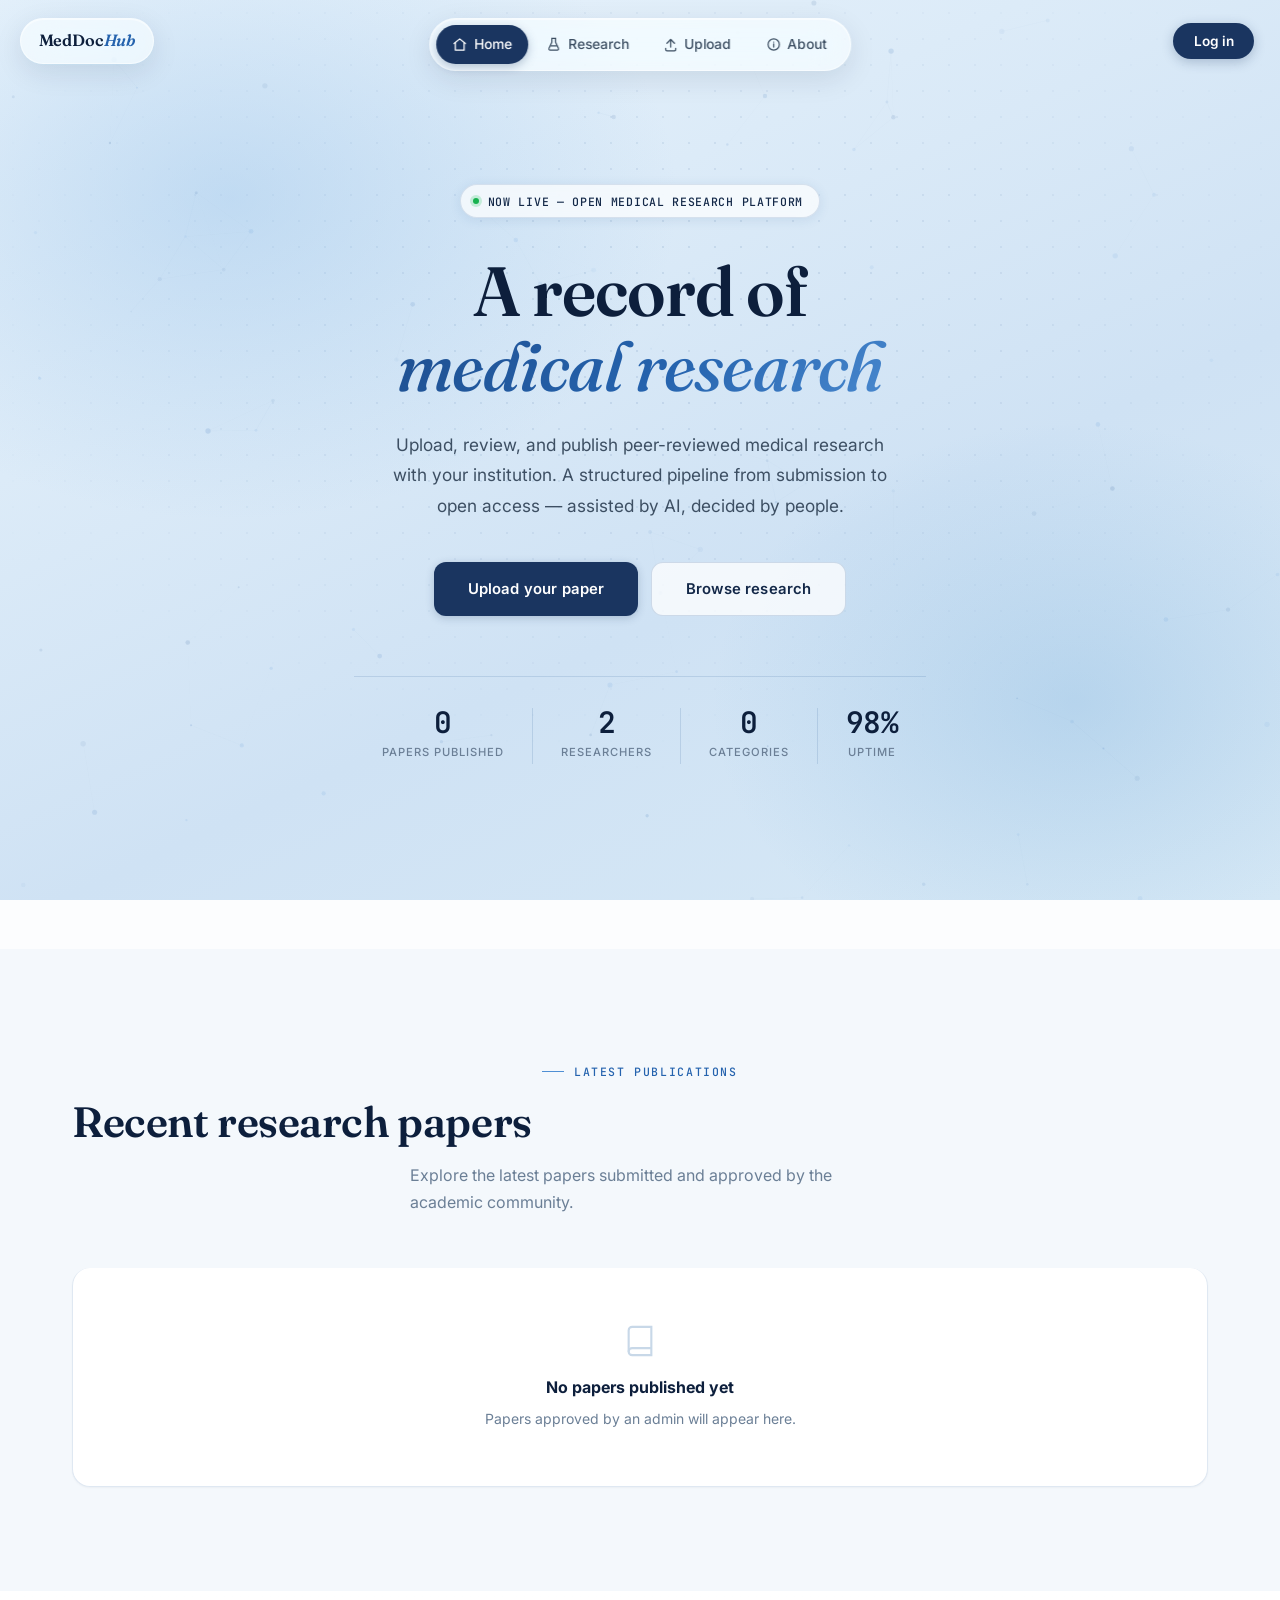
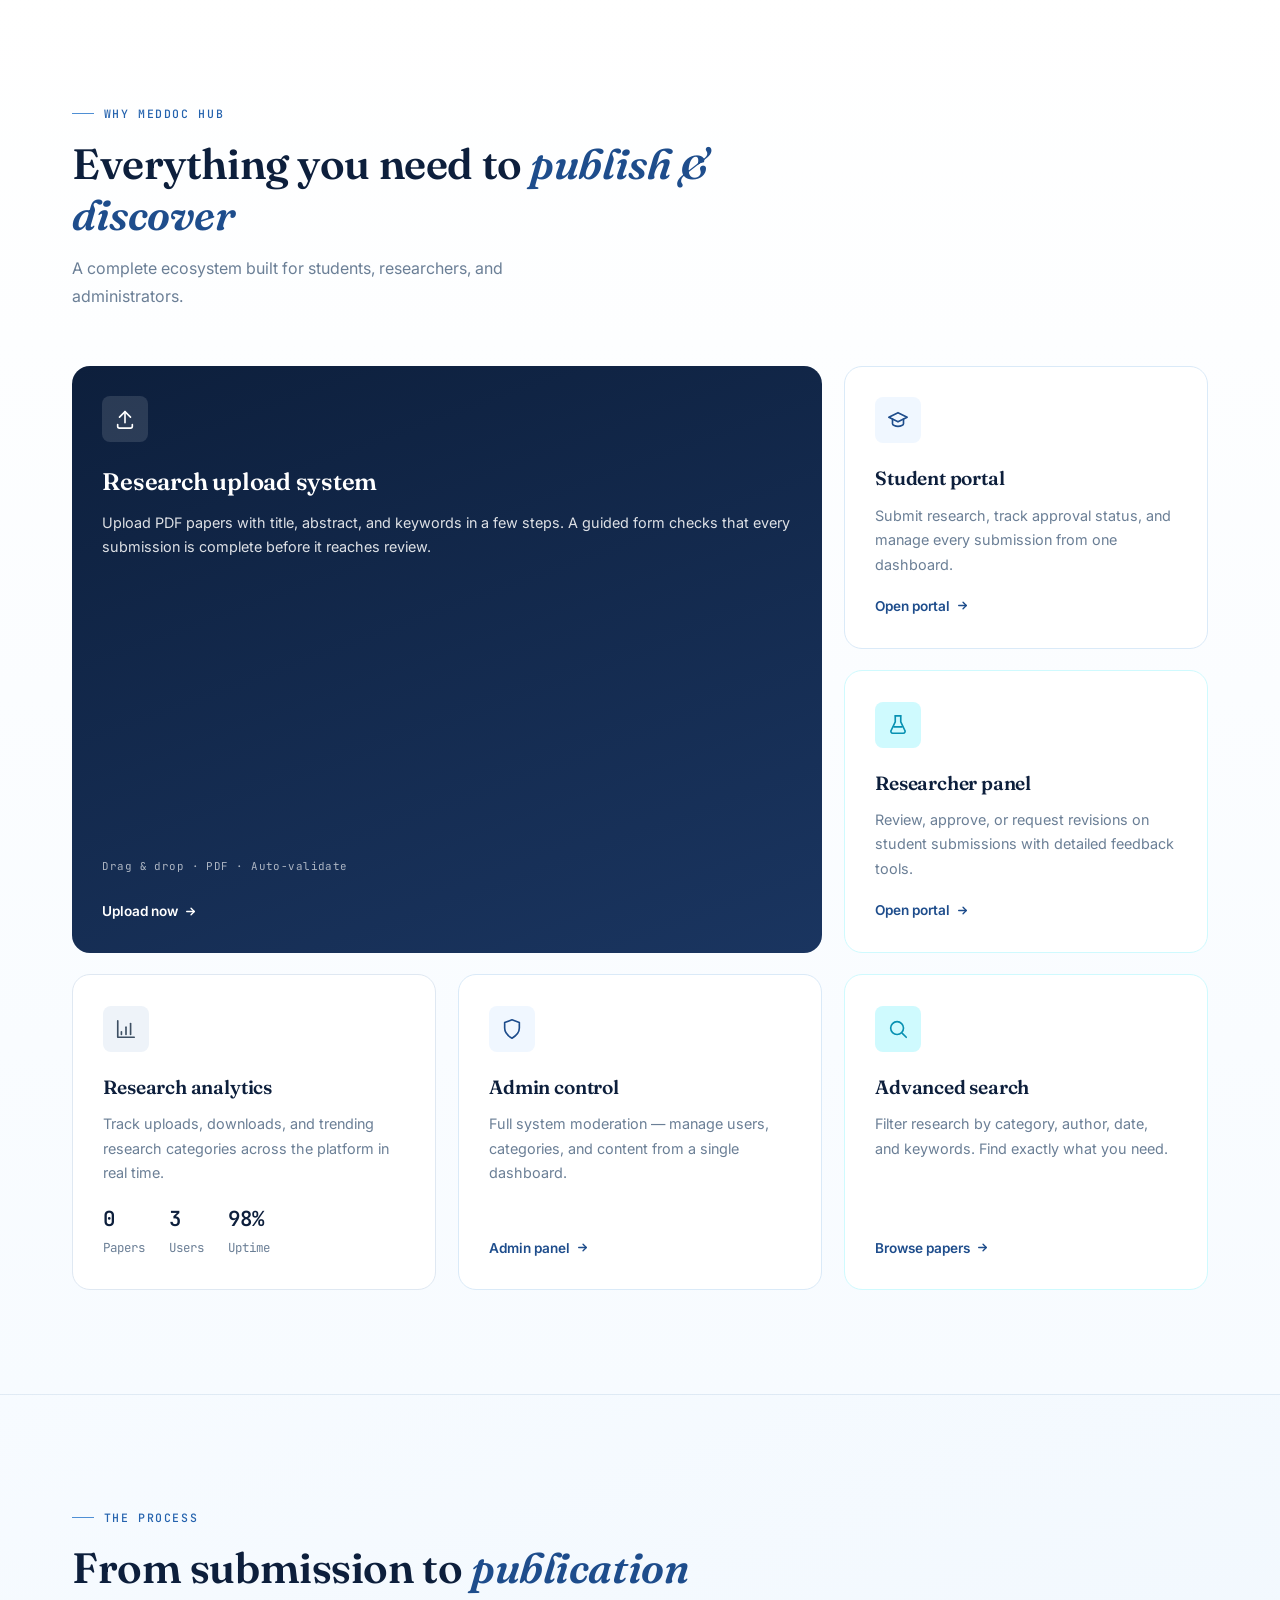
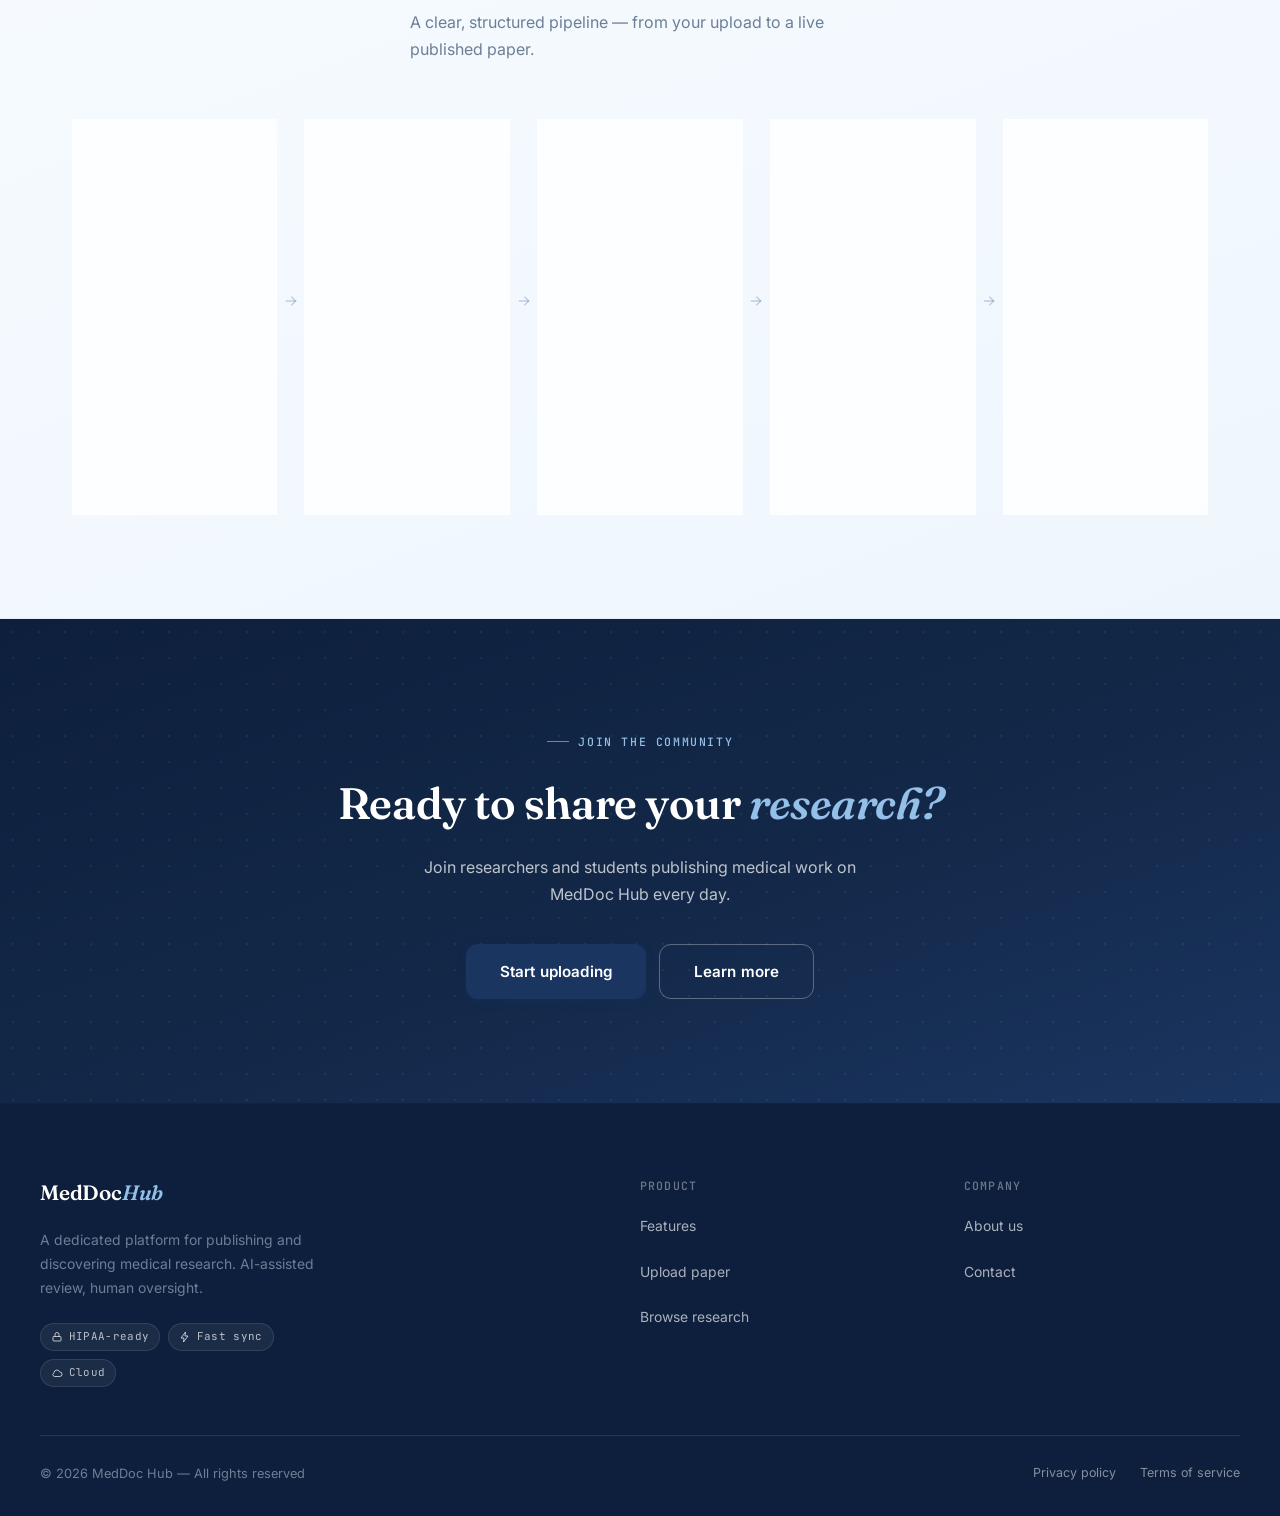
<file: index.html>
<!DOCTYPE html>
<html lang="en">

<head>
    <meta charset="UTF-8">
    <meta name="viewport" content="width=device-width, initial-scale=1.0">
    <title>MedDoc Hub — Medical Research Documentation</title>
    <meta name="description" content="Upload, review, and publish peer-reviewed medical research. A structured pipeline for students, researchers, and administrators.">

    <link rel="preconnect" href="https://fonts.googleapis.com">
    <link rel="preconnect" href="https://fonts.gstatic.com" crossorigin>
    <link rel="stylesheet" href="style.css">
</head>

<body>

    <a href="#main" class="skip-link">Skip to content</a>

    <!-- ═══ PILL 1: Logo — top left ═══ -->
    <div class="dock dock-logo-pill">
        <a href="index.html" class="dock-logo">MedDoc<span>Hub</span></a>
    </div>

    <!-- ═══ PILL 2: Nav links — top centre ═══ -->
    <nav class="dock dock-nav-pill" id="site-dock" role="navigation" aria-label="Main navigation">
        <ul class="dock-nav">
            <li><a href="index.html" class="active">
                <svg class="nav-icon" width="15" height="15" viewBox="0 0 24 24" fill="none" stroke="currentColor" stroke-width="2" stroke-linecap="round" stroke-linejoin="round"><path d="M3 10.5 12 3l9 7.5"/><path d="M5 9.5V21h14V9.5"/></svg>
                Home</a></li>
            <li><a href="research.html">
                <svg class="nav-icon" width="15" height="15" viewBox="0 0 24 24" fill="none" stroke="currentColor" stroke-width="2" stroke-linecap="round" stroke-linejoin="round"><path d="M9 2v6.5L4.5 18a2 2 0 0 0 1.8 3h11.4a2 2 0 0 0 1.8-3L15 8.5V2"/><path d="M9 2h6"/><path d="M7.5 14h9"/></svg>
                Research</a></li>
            <li><a href="upload.html">
                <svg class="nav-icon" width="15" height="15" viewBox="0 0 24 24" fill="none" stroke="currentColor" stroke-width="2" stroke-linecap="round" stroke-linejoin="round"><path d="M12 16V4"/><path d="M6 10l6-6 6 6"/><path d="M4 18v2a2 2 0 0 0 2 2h12a2 2 0 0 0 2-2v-2"/></svg>
                Upload</a></li>
            <li><a href="about.html">
                <svg class="nav-icon" width="15" height="15" viewBox="0 0 24 24" fill="none" stroke="currentColor" stroke-width="2" stroke-linecap="round" stroke-linejoin="round"><circle cx="12" cy="12" r="9"/><path d="M12 16v-5"/><path d="M12 8h.01"/></svg>
                About</a></li>
        </ul>
    </nav>

    <!-- ═══ PILL 3: Auth / Login — top right ═══ -->
    <div class="dock dock-auth-pill" id="site-dock-auth">
        <button class="dock-btn-login" id="nav-auth-btn" aria-haspopup="dialog" aria-controls="auth-modal">
            Log in
        </button>
        <div id="dock-user-info">
            <span id="dock-username"></span>
            <a href="#" id="dock-dash-btn"></a>
            <button class="btn btn-secondary btn-sm" id="dock-logout-btn">Log out</button>
        </div>
        <button class="dock-hamburger" id="dock-hamburger" aria-label="Open menu" aria-expanded="false">
            <svg width="18" height="18" viewBox="0 0 24 24" fill="none" stroke="currentColor" stroke-width="2" stroke-linecap="round"><path d="M4 7h16M4 12h16M4 17h16"/></svg>
        </button>
    </div>

    <!-- Mobile dropdown -->
    <div class="dock-mobile-menu" id="dock-mobile-menu">
        <a href="index.html" class="active">Home</a>
        <a href="research.html">Research</a>
        <a href="upload.html">Upload</a>
        <a href="about.html">About</a>
    </div>

    <!-- Full-width bar revealed on scroll -->
    <div class="nav-bg-bar" id="nav-bg-bar"></div>

    <main id="main">

    <!-- ═══════════════════════ HERO ═══════════════════════ -->
    <section class="hero">
        <canvas id="canvas-particle"></canvas>
        <div class="hero-content">

            <!-- Welcome banner — shown when logged in -->
            <div class="hero-welcome" id="hero-welcome">
                <div class="hero-welcome-text">
                    <strong id="welcome-name">Welcome back</strong>
                    <p id="welcome-sub">Head to your portal to upload and manage papers.</p>
                </div>
                <a id="welcome-dash-btn" href="#" class="btn btn-primary" style="flex-shrink:0;">Go to my portal</a>
            </div>

            <div class="hero-badge">
                <span class="hero-badge-dot"></span>
                Now live — open medical research platform
            </div>

            <h1 class="hero-title">
                A record of
                <span class="hero-title-accent">medical research</span>
            </h1>

            <p class="hero-subtitle">
                Upload, review, and publish peer-reviewed medical research with your
                institution. A structured pipeline from submission to open access —
                assisted by AI, decided by people.
            </p>

            <div class="hero-actions">
                <a href="upload.html" class="btn btn-primary btn-lg">Upload your paper</a>
                <a href="research.html" class="btn btn-light btn-lg">Browse research</a>
            </div>

            <div class="hero-stats">
                <div class="hero-stat">
                    <span class="hero-stat-num" id="stat-papers-published">0</span>
                    <span class="hero-stat-label">Papers published</span>
                </div>
                <div class="hero-stat">
                    <span class="hero-stat-num" id="stat-researchers">0</span>
                    <span class="hero-stat-label">Researchers</span>
                </div>
                <div class="hero-stat">
                    <span class="hero-stat-num" id="stat-categories">0</span>
                    <span class="hero-stat-label">Categories</span>
                </div>
                <div class="hero-stat">
                    <span class="hero-stat-num">98%</span>
                    <span class="hero-stat-label">Uptime</span>
                </div>
            </div>
        </div>
    </section>

    <!-- ═══════════════════════ TRUST BAR ═══════════════════════ -->
    <div class="trust-bar">
        <div class="trust-bar-inner">
            <span><svg viewBox="0 0 24 24" fill="none" stroke="currentColor" stroke-width="2"><rect x="4" y="11" width="16" height="9" rx="1.5"/><path d="M8 11V7a4 4 0 0 1 8 0v4"/></svg>HIPAA-ready</span>
            <span class="trust-sep">·</span>
            <span><svg viewBox="0 0 24 24" fill="none" stroke="currentColor" stroke-width="2"><path d="M13 2 4 14h6l-1 8 9-12h-6z"/></svg>AI-assisted review</span>
            <span class="trust-sep">·</span>
            <span><svg viewBox="0 0 24 24" fill="none" stroke="currentColor" stroke-width="2"><circle cx="12" cy="8" r="4"/><path d="M4 21c0-4 3.5-6 8-6s8 2 8 6"/></svg>Human oversight</span>
            <span class="trust-sep">·</span>
            <span><svg viewBox="0 0 24 24" fill="none" stroke="currentColor" stroke-width="2"><path d="M4 19h16"/><path d="M6 19V9l6-5 6 5v10"/></svg>Open access repository</span>
            <span class="trust-sep">·</span>
            <span><svg viewBox="0 0 24 24" fill="none" stroke="currentColor" stroke-width="2"><path d="M17.5 19a4.5 4.5 0 0 0 0-9 6 6 0 0 0-11.6 1.7A4 4 0 0 0 6.5 19h11z"/></svg>Cloud synced</span>
        </div>
    </div>

    <!-- ═══════════════════════ RECENT PAPERS ═══════════════════════ -->
    <section class="research-preview">
        <div class="container">
            <span class="section-eyebrow">Latest publications</span>
            <h2 class="section-title">Recent research papers</h2>
            <p class="section-subtitle">Explore the latest papers submitted and approved by the academic community.</p>

            <div class="papers-grid" id="recent-papers-grid">
                <div class="paper-card" id="no-papers-placeholder"
                    style="grid-column:1/-1;text-align:center;padding:3.5rem 1rem;border-top:none;">
                    <svg width="34" height="34" viewBox="0 0 24 24" fill="none" stroke="currentColor" stroke-width="1.5" style="margin:0 auto 1rem;color:var(--slate-300);"><path d="M4 19.5A2.5 2.5 0 0 1 6.5 17H20"/><path d="M6.5 2H20v20H6.5A2.5 2.5 0 0 1 4 19.5v-15A2.5 2.5 0 0 1 6.5 2z"/></svg>
                    <p style="font-size:1rem;font-weight:700;margin-bottom:.4rem;color:var(--text-primary);">No papers
                        published yet</p>
                    <p style="font-size:.875rem;color:var(--text-muted);">Papers approved by an admin will appear here.
                    </p>
                </div>
            </div>

            <div style="text-align:center;margin-top:2.5rem;" id="view-all-btn-wrap">
                <a href="research.html" class="btn btn-outline">View all papers</a>
            </div>
        </div>
    </section>

    <!-- ═══════════════════════ FEATURES ═══════════════════════ -->
    <section class="features" id="features">
        <div class="container">
            <div class="features-header">
                <span class="features-eyebrow">Why MedDoc Hub</span>
                <h2 class="section-title">Everything you need to <span>publish &amp; discover</span></h2>
                <p class="section-subtitle">A complete ecosystem built for students, researchers, and administrators.
                </p>
            </div>

            <div class="features-grid-new">

                <!-- Card 1 — large left -->
                <div class="feat-card feat-card--large feat-card--navy">
                    <div class="feat-glow"></div>
                    <div class="feat-icon-wrap"><svg viewBox="0 0 24 24" fill="none" stroke="currentColor" stroke-width="1.8" stroke-linecap="round" stroke-linejoin="round"><path d="M12 16V4"/><path d="M6 10l6-6 6 6"/><path d="M4 18v2a2 2 0 0 0 2 2h12a2 2 0 0 0 2-2v-2"/></svg></div>
                    <h3>Research upload system</h3>
                    <p>Upload PDF papers with title, abstract, and keywords in a few steps. A guided form checks that
                        every submission is complete before it reaches review.</p>
                    <div class="feat-tag">Drag &amp; drop · PDF · Auto-validate</div>
                    <a href="upload.html" class="feat-cta">Upload now
                        <svg width="13" height="13" viewBox="0 0 24 24" fill="none" stroke="currentColor" stroke-width="2.5" stroke-linecap="round" stroke-linejoin="round"><path d="M5 12h14"/><path d="m13 6 6 6-6 6"/></svg></a>
                </div>

                <!-- Card 2 -->
                <div class="feat-card feat-card--blue" data-role-card="student">
                    <div class="feat-glow"></div>
                    <div class="feat-icon-wrap"><svg viewBox="0 0 24 24" fill="none" stroke="currentColor" stroke-width="1.8" stroke-linecap="round" stroke-linejoin="round"><path d="m2 9 10-5 10 5-10 5z"/><path d="M6 11v5c0 1.5 3 3 6 3s6-1.5 6-3v-5"/></svg></div>
                    <h3>Student portal</h3>
                    <p>Submit research, track approval status, and manage every submission from one dashboard.
                    </p>
                    <a href="student-dashboard.html" class="feat-cta">Open portal
                        <svg width="13" height="13" viewBox="0 0 24 24" fill="none" stroke="currentColor" stroke-width="2.5" stroke-linecap="round" stroke-linejoin="round"><path d="M5 12h14"/><path d="m13 6 6 6-6 6"/></svg></a>
                </div>

                <!-- Card 3 -->
                <div class="feat-card feat-card--teal" data-role-card="researcher">
                    <div class="feat-glow"></div>
                    <div class="feat-icon-wrap"><svg viewBox="0 0 24 24" fill="none" stroke="currentColor" stroke-width="1.8" stroke-linecap="round" stroke-linejoin="round"><path d="M9 2v6.5L4.5 18a2 2 0 0 0 1.8 3h11.4a2 2 0 0 0 1.8-3L15 8.5V2"/><path d="M9 2h6"/><path d="M7.5 14h9"/></svg></div>
                    <h3>Researcher panel</h3>
                    <p>Review, approve, or request revisions on student submissions with detailed feedback tools.</p>
                    <a href="professor-dashboard.html" class="feat-cta">Open portal
                        <svg width="13" height="13" viewBox="0 0 24 24" fill="none" stroke="currentColor" stroke-width="2.5" stroke-linecap="round" stroke-linejoin="round"><path d="M5 12h14"/><path d="m13 6 6 6-6 6"/></svg></a>
                </div>

                <!-- Card 4 -->
                <div class="feat-card feat-card--slate">
                    <div class="feat-glow"></div>
                    <div class="feat-icon-wrap"><svg viewBox="0 0 24 24" fill="none" stroke="currentColor" stroke-width="1.8" stroke-linecap="round" stroke-linejoin="round"><path d="M3 3v18h18"/><path d="M7 15v3"/><path d="M12 10v8"/><path d="M17 6v12"/></svg></div>
                    <h3>Research analytics</h3>
                    <p>Track uploads, downloads, and trending research categories across the platform in real time.</p>
                    <div class="feat-stat-row">
                        <div class="feat-stat"><span id="feat-stat-papers">0</span>Papers</div>
                        <div class="feat-stat"><span id="feat-stat-users">0</span>Users</div>
                        <div class="feat-stat"><span>98%</span>Uptime</div>
                    </div>
                </div>

                <!-- Card 5 -->
                <div class="feat-card feat-card--blue" data-role-card="admin">
                    <div class="feat-glow"></div>
                    <div class="feat-icon-wrap"><svg viewBox="0 0 24 24" fill="none" stroke="currentColor" stroke-width="1.8" stroke-linecap="round" stroke-linejoin="round"><path d="M12 2 4 5v6c0 5 3.5 8.5 8 11 4.5-2.5 8-6 8-11V5z"/></svg></div>
                    <h3>Admin control</h3>
                    <p>Full system moderation — manage users, categories, and content from a single dashboard.
                    </p>
                    <a href="admin.html" class="feat-cta">Admin panel
                        <svg width="13" height="13" viewBox="0 0 24 24" fill="none" stroke="currentColor" stroke-width="2.5" stroke-linecap="round" stroke-linejoin="round"><path d="M5 12h14"/><path d="m13 6 6 6-6 6"/></svg></a>
                </div>

                <!-- Card 6 -->
                <div class="feat-card feat-card--teal">
                    <div class="feat-glow"></div>
                    <div class="feat-icon-wrap"><svg viewBox="0 0 24 24" fill="none" stroke="currentColor" stroke-width="1.8" stroke-linecap="round" stroke-linejoin="round"><circle cx="11" cy="11" r="7"/><path d="m21 21-4.3-4.3"/></svg></div>
                    <h3>Advanced search</h3>
                    <p>Filter research by category, author, date, and keywords. Find exactly what you need.
                    </p>
                    <a href="research.html" class="feat-cta">Browse papers
                        <svg width="13" height="13" viewBox="0 0 24 24" fill="none" stroke="currentColor" stroke-width="2.5" stroke-linecap="round" stroke-linejoin="round"><path d="M5 12h14"/><path d="m13 6 6 6-6 6"/></svg></a>
                </div>

            </div>
        </div>
    </section>

    <!-- ═══════════════════════ HOW IT WORKS ═══════════════════════ -->
    <section class="how-section">
        <div class="container">
            <span class="section-eyebrow">The process</span>
            <h2 class="section-title">From submission to <span>publication</span></h2>
            <p class="section-subtitle">A clear, structured pipeline — from your upload to a live published paper.</p>

            <div class="how-steps">

                <!-- Step 1 -->
                <div class="how-step">
                    <div class="how-step-num">01</div>
                    <div class="how-step-icon"><svg viewBox="0 0 24 24" fill="none" stroke="currentColor" stroke-width="1.8" stroke-linecap="round" stroke-linejoin="round"><path d="m2 9 10-5 10 5-10 5z"/><path d="M6 11v5c0 1.5 3 3 6 3s6-1.5 6-3v-5"/></svg></div>
                    <h3>Student uploads paper</h3>
                    <p>A student signs in to their portal and submits a research paper as a PDF, along with the title,
                        abstract, and keywords.</p>
                    <div class="how-step-tag">Student portal</div>
                </div>

                <div class="how-connector">
                    <svg viewBox="0 0 24 24" fill="none" stroke="currentColor" stroke-width="2" stroke-linecap="round"><path d="M5 12h14"/><path d="m13 6 6 6-6 6"/></svg>
                </div>

                <!-- Step 2 -->
                <div class="how-step">
                    <div class="how-step-num">02</div>
                    <div class="how-step-icon"><svg viewBox="0 0 24 24" fill="none" stroke="currentColor" stroke-width="1.8" stroke-linecap="round" stroke-linejoin="round"><path d="M9 2v6.5L4.5 18a2 2 0 0 0 1.8 3h11.4a2 2 0 0 0 1.8-3L15 8.5V2"/><path d="M9 2h6"/></svg></div>
                    <h3>Researcher submits too</h3>
                    <p>Researchers and professors can also upload their own papers directly, bypassing the student
                        review queue and going straight to admin.</p>
                    <div class="how-step-tag">Researcher portal</div>
                </div>

                <div class="how-connector">
                    <svg viewBox="0 0 24 24" fill="none" stroke="currentColor" stroke-width="2" stroke-linecap="round"><path d="M5 12h14"/><path d="m13 6 6 6-6 6"/></svg>
                </div>

                <!-- Step 3 -->
                <div class="how-step">
                    <div class="how-step-num">03</div>
                    <div class="how-step-icon"><svg viewBox="0 0 24 24" fill="none" stroke="currentColor" stroke-width="1.8" stroke-linecap="round" stroke-linejoin="round"><rect x="4" y="7" width="16" height="12" rx="2"/><path d="M9 7V5a3 3 0 0 1 6 0v2"/><path d="M9 12h.01M15 12h.01"/></svg></div>
                    <h3>AI scans &amp; categorises</h3>
                    <p>A trained model reads the paper, detects its type — clinical, experimental, review, case study
                        — and assigns it to the right research category.</p>
                    <div class="how-step-tag">AI engine</div>
                </div>

                <div class="how-connector">
                    <svg viewBox="0 0 24 24" fill="none" stroke="currentColor" stroke-width="2" stroke-linecap="round"><path d="M5 12h14"/><path d="m13 6 6 6-6 6"/></svg>
                </div>

                <!-- Step 4 -->
                <div class="how-step">
                    <div class="how-step-num">04</div>
                    <div class="how-step-icon"><svg viewBox="0 0 24 24" fill="none" stroke="currentColor" stroke-width="1.8" stroke-linecap="round" stroke-linejoin="round"><path d="M12 2 4 5v6c0 5 3.5 8.5 8 11 4.5-2.5 8-6 8-11V5z"/></svg></div>
                    <h3>Admin reviews &amp; decides</h3>
                    <p>An administrator reviews the paper alongside the AI report, verifies the category and quality,
                        then approves, rejects, or requests revisions.</p>
                    <div class="how-step-tag">Admin panel</div>
                </div>

                <div class="how-connector">
                    <svg viewBox="0 0 24 24" fill="none" stroke="currentColor" stroke-width="2" stroke-linecap="round"><path d="M5 12h14"/><path d="m13 6 6 6-6 6"/></svg>
                </div>

                <!-- Step 5 -->
                <div class="how-step">
                    <div class="how-step-num">05</div>
                    <div class="how-step-icon"><svg viewBox="0 0 24 24" fill="none" stroke="currentColor" stroke-width="1.8" stroke-linecap="round" stroke-linejoin="round"><path d="M4 19h16"/><path d="M6 19V9l6-5 6 5v10"/></svg></div>
                    <h3>Published &amp; discoverable</h3>
                    <p>Approved papers go live instantly in the open-access repository — searchable and available
                        to the wider academic community.</p>
                    <div class="how-step-tag">Live on platform</div>
                </div>

            </div>
        </div>
    </section>

    <!-- ═══════════════════════ CTA ═══════════════════════ -->
    <section class="cta">
        <div class="container">
            <span class="section-eyebrow">Join the community</span>
            <h2>Ready to share your <span>research?</span></h2>
            <p>Join researchers and students publishing medical work on MedDoc Hub every day.</p>
            <div class="cta-actions">
                <a href="upload.html" class="btn btn-primary btn-lg">Start uploading</a>
                <a href="about.html" class="btn btn-outline btn-lg" style="border-color:rgba(255,255,255,.3);color:#fff;">Learn more</a>
            </div>
        </div>
    </section>

    <!-- ═══════════════════════ PORTAL SECTION (shown after login) ═══════════════════════ -->
    <section class="portal-section" id="portal-section">
        <div class="container">
            <span class="section-eyebrow">Your access</span>
            <h2 class="section-title">Go to your <span>portal</span></h2>
            <p class="section-subtitle">Continue to your portal to upload, review, or manage papers.</p>

            <div class="portal-cards" id="portal-cards-grid">
                <!-- Filled by JS based on role -->
            </div>
        </div>
    </section>

    </main>

    <!-- ═══════════════════════ FOOTER ═══════════════════════ -->
    <footer class="footer" id="contact">
        <div class="footer-content">
            <div class="footer-brand">
                <a href="index.html" class="logo">MedDoc<span>Hub</span></a>
                <p>A dedicated platform for publishing and discovering medical research. AI-assisted
                    review, human oversight.</p>
                <div class="footer-brand-badges">
                    <span class="footer-brand-badge"><svg viewBox="0 0 24 24" fill="none" stroke="currentColor" stroke-width="2"><rect x="4" y="11" width="16" height="9" rx="1.5"/><path d="M8 11V7a4 4 0 0 1 8 0v4"/></svg>HIPAA-ready</span>
                    <span class="footer-brand-badge"><svg viewBox="0 0 24 24" fill="none" stroke="currentColor" stroke-width="2"><path d="M13 2 4 14h6l-1 8 9-12h-6z"/></svg>Fast sync</span>
                    <span class="footer-brand-badge"><svg viewBox="0 0 24 24" fill="none" stroke="currentColor" stroke-width="2"><path d="M17.5 19a4.5 4.5 0 0 0 0-9 6 6 0 0 0-11.6 1.7A4 4 0 0 0 6.5 19h11z"/></svg>Cloud</span>
                </div>
            </div>
            <div class="footer-section">
                <h4>Product</h4>
                <ul>
                    <li><a href="index.html#features">Features</a></li>
                    <li><a href="upload.html">Upload paper</a></li>
                    <li><a href="research.html">Browse research</a></li>
                </ul>
            </div>
            <div class="footer-section">
                <h4>Company</h4>
                <ul>
                    <li><a href="about.html">About us</a></li>
                    <li><a href="about.html#contact">Contact</a></li>
                </ul>
            </div>
        </div>
        <div class="footer-bottom">
            <p>© 2026 MedDoc Hub — All rights reserved</p>
            <div class="footer-bottom-links">
                <a href="#">Privacy policy</a>
                <a href="#">Terms of service</a>
            </div>
        </div>
    </footer>

    <!-- ═══════════════════════ AUTH MODAL ═══════════════════════ -->
    <div class="modal-overlay" id="auth-modal" role="dialog" aria-modal="true" aria-hidden="true" aria-labelledby="auth-heading">
        <div class="modal-card" role="document">
            <button class="modal-close" id="auth-close" aria-label="Close dialog">
                <svg viewBox="0 0 24 24" fill="none" stroke="currentColor" stroke-width="2" stroke-linecap="round"><path d="M18 6 6 18"/><path d="M6 6l12 12"/></svg>
            </button>
            <!-- Left panel -->
            <div class="auth-left">
                <div class="auth-hero">
                    <div class="auth-brand">MedDoc<span>Hub</span></div>
                    <h3 id="auth-heading">Welcome back</h3>
                    <p>Securely create, manage, and share medical research with confidence.</p>
                    <div class="auth-logos">
                        <span><svg viewBox="0 0 24 24" fill="none" stroke="currentColor" stroke-width="2"><rect x="4" y="11" width="16" height="9" rx="1.5"/><path d="M8 11V7a4 4 0 0 1 8 0v4"/></svg>HIPAA-ready</span>
                        <span><svg viewBox="0 0 24 24" fill="none" stroke="currentColor" stroke-width="2"><path d="M13 2 4 14h6l-1 8 9-12h-6z"/></svg>Fast sync</span>
                        <span><svg viewBox="0 0 24 24" fill="none" stroke="currentColor" stroke-width="2"><path d="M17.5 19a4.5 4.5 0 0 0 0-9 6 6 0 0 0-11.6 1.7A4 4 0 0 0 6.5 19h11z"/></svg>Cloud</span>
                    </div>
                </div>
            </div>
            <!-- Right panel -->
            <div class="auth-right">
                <div class="auth-tabs" role="tablist">
                    <button class="tab-btn active" data-target="login" role="tab" aria-selected="true">Log in</button>
                    <button class="tab-btn" data-target="signup" role="tab" aria-selected="false">Sign up</button>
                </div>

                <form id="login" class="auth-form active" autocomplete="on">
                    <div class="input-group">
                        <label for="login-email">Email</label>
                        <input id="login-email" type="email" placeholder="you@hospital.com" required>
                    </div>
                    <div class="input-group">
                        <label for="login-password">Password</label>
                        <div class="password-row">
                            <input id="login-password" type="password" placeholder="••••••••" required>
                            <button type="button" class="btn-ghost" id="login-toggle">Show</button>
                        </div>
                    </div>
                    <div class="form-row">
                        <label class="checkbox"><input type="checkbox"> Remember me</label>
                        <a href="#" class="small-link">Forgot?</a>
                    </div>
                    <div id="login-error" class="form-error"></div>
                    <button class="btn btn-primary btn-block" type="submit">Sign in</button>
                    <button type="button" class="btn-cancel" id="login-cancel">Cancel</button>
                </form>

                <form id="signup" class="auth-form" autocomplete="on">
                    <div class="input-group">
                        <label for="signup-name">Full name</label>
                        <input id="signup-name" type="text" placeholder="Dr. Jane Doe" required>
                    </div>
                    <div class="input-group">
                        <label for="signup-email">Email</label>
                        <input id="signup-email" type="email" placeholder="you@hospital.com" required>
                    </div>
                    <div class="input-group">
                        <label for="signup-password">Create password</label>
                        <div class="password-row">
                            <input id="signup-password" type="password" placeholder="Minimum 8 characters" minlength="8"
                                required>
                            <button type="button" class="btn-ghost" id="signup-toggle">Show</button>
                        </div>
                    </div>
                    <div class="input-group">
                        <label for="signup-role">I am a…</label>
                        <select id="signup-role" required>
                            <option value="">Select your role</option>
                            <option value="student">Student</option>
                            <option value="researcher">Researcher / Professor</option>
                            <option value="admin">Admin</option>
                        </select>
                    </div>
                    <div id="signup-error" class="form-error"></div>
                    <button class="btn btn-primary btn-block" type="submit">Create account</button>
                    <button type="button" class="btn-cancel" id="signup-cancel">Cancel</button>
                    <p class="small">By signing up you agree to our <a href="#">Terms</a> and <a href="#">Privacy</a>.
                    </p>
                </form>
            </div>
        </div>
    </div>

    <!-- ═══════════════════════ SCRIPTS ═══════════════════════ -->
    <script src="particles.js"></script>
    <script>
        // ─── Helpers ───────────────────────────────────────────────
        function getUsers() { return JSON.parse(localStorage.getItem('mdh_users') || '[]'); }
        function saveUsers(u) { localStorage.setItem('mdh_users', JSON.stringify(u)); }
        function getSession() { return { isLoggedIn: localStorage.getItem('isLoggedIn') === 'true', userName: localStorage.getItem('userName') || '', userRole: localStorage.getItem('userRole') || '' }; }

        function filterFeatureCards(role) {
            document.querySelectorAll('[data-role-card]').forEach(card => {
                card.style.display = card.dataset.roleCard === role ? '' : 'none';
            });
        }
        function restoreFeatureCards() {
            document.querySelectorAll('[data-role-card]').forEach(card => {
                card.style.display = '';
            });
        }

        (function seedDefaults() {
            const defaults = [
                { id: 'seed_admin', name: 'Admin', email: 'admin@meddoc.com', password: 'admin123', role: 'admin' },
                { id: 'seed_prof', name: 'Professor', email: 'professor@meddoc.com', password: 'prof123', role: 'researcher' },
                { id: 'seed_student', name: 'Student', email: 'student@meddoc.com', password: 'student123', role: 'student' },
            ];
            const users = getUsers();
            let changed = false;
            defaults.forEach(d => { if (!users.find(u => u.email === d.email)) { users.push(d); changed = true; } });
            if (changed) saveUsers(users);
        })();

        // ─── Dock auth state ───────────────────────────────────────
        const navAuthBtn = document.getElementById('nav-auth-btn');
        const navUserInfo = document.getElementById('dock-user-info');
        const navUsername = document.getElementById('dock-username');
        const navLogoutBtn = document.getElementById('dock-logout-btn');
        const dockDashBtn = document.getElementById('dock-dash-btn');

        function refreshNavAuth() {
            const { isLoggedIn, userName, userRole } = getSession();
            if (!navAuthBtn) return;
            if (isLoggedIn) {
                navAuthBtn.style.display = 'none';
                if (navUserInfo) navUserInfo.style.display = 'flex';
                if (navUsername) navUsername.textContent = userName;
                const dashMap = { student: 'student-dashboard.html', researcher: 'professor-dashboard.html', admin: 'admin.html' };
                const dashLbl = { student: 'My dashboard', researcher: 'My dashboard', admin: 'Admin panel' };
                if (dockDashBtn) {
                    dockDashBtn.href = dashMap[userRole] || 'index.html';
                    dockDashBtn.textContent = dashLbl[userRole] || 'My dashboard';
                }
            } else {
                navAuthBtn.style.display = '';
                if (navUserInfo) navUserInfo.style.display = 'none';
            }
        }

        if (navLogoutBtn) {
            navLogoutBtn.addEventListener('click', () => {
                localStorage.removeItem('isLoggedIn');
                localStorage.removeItem('userName');
                localStorage.removeItem('userRole');
                sessionStorage.removeItem('mdh_bak');
                sessionStorage.setItem('mdh_logged_out', 'true');
                refreshNavAuth();
                restoreFeatureCards();
                const ps = document.getElementById('portal-section');
                const hw = document.getElementById('hero-welcome');
                const ha = document.querySelector('.hero-actions');
                const hb = document.querySelector('.hero-badge');
                if (ps) ps.classList.remove('visible');
                if (hw) hw.classList.remove('visible');
                if (ha) ha.style.display = '';
                if (hb) hb.style.display = '';
            });
        }

        refreshNavAuth();

        // ─── Dock hamburger (mobile) ───────────────────────────────
        (function () {
            const ham = document.getElementById('dock-hamburger');
            const menu = document.getElementById('dock-mobile-menu');
            if (!ham || !menu) return;
            ham.addEventListener('click', (e) => {
                e.stopPropagation();
                const open = menu.classList.toggle('open');
                ham.setAttribute('aria-expanded', String(open));
            });
            document.addEventListener('click', (e) => { if (!menu.contains(e.target) && e.target !== ham) { menu.classList.remove('open'); ham.setAttribute('aria-expanded', 'false'); } });
        })();

        // ─── Auth modal ────────────────────────────────────────────
        (function () {
            const modal = document.getElementById('auth-modal');
            const closeBtn = document.getElementById('auth-close');
            if (!modal) return;

            const tabBtns = Array.from(modal.querySelectorAll('.tab-btn'));
            const forms = Array.from(modal.querySelectorAll('.auth-form'));

            function openModal() {
                modal.setAttribute('aria-hidden', 'false');
                modal.classList.add('open');
                document.body.style.overflow = 'hidden';
                const first = modal.querySelector('.auth-form.active input');
                if (first) setTimeout(() => first.focus(), 50);
            }

            function closeModal() {
                modal.setAttribute('aria-hidden', 'true');
                modal.classList.remove('open');
                document.body.style.overflow = '';
                document.documentElement.style.overflow = '';
                modal.querySelectorAll('form').forEach(f => f.reset());
                const le = document.getElementById('login-error');
                const se = document.getElementById('signup-error');
                if (le) { le.style.display = 'none'; le.textContent = ''; }
                if (se) { se.style.display = 'none'; se.textContent = ''; }
            }

            const _authTrigger = document.getElementById('nav-auth-btn');
            if (_authTrigger) _authTrigger.addEventListener('click', openModal);
            if (closeBtn) closeBtn.addEventListener('click', closeModal);
            const loginCancel = document.getElementById('login-cancel');
            const signupCancel = document.getElementById('signup-cancel');
            if (loginCancel) loginCancel.addEventListener('click', closeModal);
            if (signupCancel) signupCancel.addEventListener('click', closeModal);
            modal.addEventListener('click', e => { if (e.target === modal) closeModal(); });
            document.addEventListener('keydown', e => { if (e.key === 'Escape') closeModal(); });

            tabBtns.forEach(btn => {
                btn.addEventListener('click', () => {
                    tabBtns.forEach(b => { b.classList.remove('active'); b.setAttribute('aria-selected', 'false'); });
                    btn.classList.add('active');
                    btn.setAttribute('aria-selected', 'true');
                    forms.forEach(f => f.classList.remove('active'));
                    const t = document.getElementById(btn.dataset.target);
                    if (t) t.classList.add('active');
                });
            });

            ['login', 'signup'].forEach(prefix => {
                const toggle = document.getElementById(prefix + '-toggle');
                const input = document.getElementById(prefix + '-password');
                if (toggle && input) {
                    toggle.addEventListener('click', () => {
                        const isText = input.type === 'text';
                        input.type = isText ? 'password' : 'text';
                        toggle.textContent = isText ? 'Show' : 'Hide';
                    });
                }
            });

            // ── LOGIN ──────────────────────────────────────────────
            document.getElementById('login').addEventListener('submit', function (e) {
                e.preventDefault();
                const errEl = document.getElementById('login-error');
                errEl.style.display = 'none';
                const email = document.getElementById('login-email').value.trim().toLowerCase();
                const password = document.getElementById('login-password').value;
                const users = getUsers();
                const user = users.find(u => u.email.toLowerCase() === email);
                if (!user) {
                    errEl.textContent = 'No account found with this email. Please sign up first.';
                    errEl.style.display = 'block'; return;
                }
                if (user.password !== password) {
                    errEl.textContent = 'Incorrect password. Please try again.';
                    errEl.style.display = 'block'; return;
                }
                localStorage.setItem('isLoggedIn', 'true');
                localStorage.setItem('userName', user.name);
                localStorage.setItem('userEmail', user.email);
                localStorage.setItem('userRole', user.role);
                this.reset();
                closeModal();
                refreshNavAuth();
                showPortalSection(user);
            });

            // ── SIGNUP ─────────────────────────────────────────────
            document.getElementById('signup').addEventListener('submit', function (e) {
                e.preventDefault();
                const errEl = document.getElementById('signup-error');
                errEl.style.display = 'none';
                const name = document.getElementById('signup-name').value.trim();
                const email = document.getElementById('signup-email').value.trim().toLowerCase();
                const password = document.getElementById('signup-password').value;
                const role = document.getElementById('signup-role').value;
                if (!role) {
                    errEl.textContent = 'Please select your role.';
                    errEl.style.display = 'block'; return;
                }
                const users = getUsers();
                if (users.find(u => u.email.toLowerCase() === email)) {
                    errEl.textContent = 'This email is already registered. Please log in instead.';
                    errEl.style.display = 'block'; return;
                }
                const user = { id: Date.now().toString(), name, email, password, role };
                users.push(user);
                saveUsers(users);
                localStorage.setItem('isLoggedIn', 'true');
                localStorage.setItem('userName', name);
                localStorage.setItem('userEmail', email);
                localStorage.setItem('userRole', role);
                this.reset();
                closeModal();
                refreshNavAuth();
                const portals = { student: 'student-dashboard.html', researcher: 'professor-dashboard.html', admin: 'admin.html' };
                if (portals[role]) { setTimeout(() => window.location.href = portals[role], 200); return; }
                showPortalSection(user);
            });
        })();

        // ─── Portal section (shown after login) ───────────────────
        const PORTALS = {
            student: { url: 'student-dashboard.html', icon: '<svg viewBox="0 0 24 24" fill="none" stroke="currentColor" stroke-width="1.8" stroke-linecap="round" stroke-linejoin="round"><path d="m2 9 10-5 10 5-10 5z"/><path d="M6 11v5c0 1.5 3 3 6 3s6-1.5 6-3v-5"/></svg>', title: 'Student portal', desc: 'Submit and track your research papers, view approval status.', cta: 'Open student portal' },
            researcher: { url: 'professor-dashboard.html', icon: '<svg viewBox="0 0 24 24" fill="none" stroke="currentColor" stroke-width="1.8" stroke-linecap="round" stroke-linejoin="round"><path d="M9 2v6.5L4.5 18a2 2 0 0 0 1.8 3h11.4a2 2 0 0 0 1.8-3L15 8.5V2"/><path d="M9 2h6"/></svg>', title: 'Researcher portal', desc: 'Review student submissions, provide feedback, publish research.', cta: 'Open researcher portal' },
            admin: { url: 'admin.html', icon: '<svg viewBox="0 0 24 24" fill="none" stroke="currentColor" stroke-width="1.8" stroke-linecap="round" stroke-linejoin="round"><path d="M12 2 4 5v6c0 5 3.5 8.5 8 11 4.5-2.5 8-6 8-11V5z"/></svg>', title: 'Admin panel', desc: 'Manage users, approve papers, configure categories, oversee the platform.', cta: 'Open admin panel' }
        };

        function showPortalSection(user) {
            document.body.style.overflow = '';
            const section = document.getElementById('portal-section');
            const grid = document.getElementById('portal-cards-grid');
            const welcome = document.getElementById('hero-welcome');
            const heroActions = document.querySelector('.hero-actions');
            const heroBadge = document.querySelector('.hero-badge');

            const portal = PORTALS[user.role] || PORTALS.student;

            if (welcome) {
                document.getElementById('welcome-name').textContent = 'Welcome back, ' + user.name;
                document.getElementById('welcome-sub').textContent = 'Signed in as ' + (user.role === 'researcher' ? 'Researcher / Professor' : user.role.charAt(0).toUpperCase() + user.role.slice(1));
                document.getElementById('welcome-dash-btn').href = portal.url;
                document.getElementById('welcome-dash-btn').textContent = portal.cta;
                welcome.classList.add('visible');
            }
            if (heroActions) heroActions.style.display = 'none';
            if (heroBadge) heroBadge.style.display = 'none';

            filterFeatureCards(user.role);

            if (section && grid) {
                grid.innerHTML = '';
                const p = PORTALS[user.role];
                if (p) {
                    const card = document.createElement('a');
                    card.href = p.url;
                    card.className = 'portal-card portal-card--highlight';
                    card.innerHTML = '<div class="portal-card-icon">' + p.icon + '</div><h3>' + p.title + '</h3><p>' + p.desc + '</p><span class="portal-card-cta">' + p.cta + '</span>';
                    grid.appendChild(card);
                }
                section.classList.add('visible');
            }
        }

        (function () {
            const { isLoggedIn, userName, userRole } = getSession();
            if (isLoggedIn) showPortalSection({ name: userName, role: userRole });
        })();

        // ─── Live stats ────────────────────────────────────────────
        (function () {
            const papers = JSON.parse(localStorage.getItem('mdh_papers') || '[]');
            const users = JSON.parse(localStorage.getItem('mdh_users') || '[]');
            const approved = papers.filter(p => p.status === 'approved');
            const researchers = users.filter(u => u.role === 'researcher' || u.role === 'student');
            const categories = [...new Set(papers.map(p => p.category).filter(Boolean))];
            const set = (id, v) => { const el = document.getElementById(id); if (el) el.textContent = v; };
            set('stat-papers-published', approved.length);
            set('stat-researchers', researchers.length);
            set('stat-categories', categories.length);
            set('feat-stat-papers', papers.length);
            set('feat-stat-users', users.length);

            const grid = document.getElementById('recent-papers-grid');
            const ph = document.getElementById('no-papers-placeholder');
            const vaw = document.getElementById('view-all-btn-wrap');
            const recent = approved.slice().reverse().slice(0, 3);
            if (!grid) return;
            if (recent.length === 0) { if (ph) ph.style.display = ''; if (vaw) vaw.style.display = 'none'; return; }
            if (ph) ph.style.display = 'none';
            if (vaw) vaw.style.display = '';
            function esc(s) { return String(s || '').replace(/&/g, '&amp;').replace(/</g, '&lt;').replace(/>/g, '&gt;'); }
            grid.querySelectorAll('.paper-card:not(#no-papers-placeholder)').forEach(el => el.remove());
            recent.forEach(p => {
                const c = document.createElement('div');
                c.className = 'paper-card';
                c.innerHTML = '<div class="paper-header"><h3 class="paper-title">' + esc(p.title) + '</h3><span class="paper-category">' + esc(p.category || 'General') + '</span></div><div class="paper-meta"><p><strong>Author:</strong> ' + esc(p.author) + '</p><p><strong>Uploaded:</strong> ' + esc(p.date) + '</p></div><a href="research.html" class="btn btn-secondary btn-sm">View paper</a>';
                grid.appendChild(c);
            });
        })();

        // ─── Dock scroll morph ─────────────────────────────────────
        const dockEls = document.querySelectorAll('.dock');
        const navBgBar = document.getElementById('nav-bg-bar');
        if (dockEls.length) {
            const onScroll = () => {
                const scrolled = window.scrollY > 30;
                dockEls.forEach(d => d.classList.toggle('scrolled', scrolled));
                if (navBgBar) navBgBar.classList.toggle('scrolled', scrolled);
            };
            window.addEventListener('scroll', onScroll, { passive: true });
            onScroll();
        }

    </script>
</body>

</html>
</file>
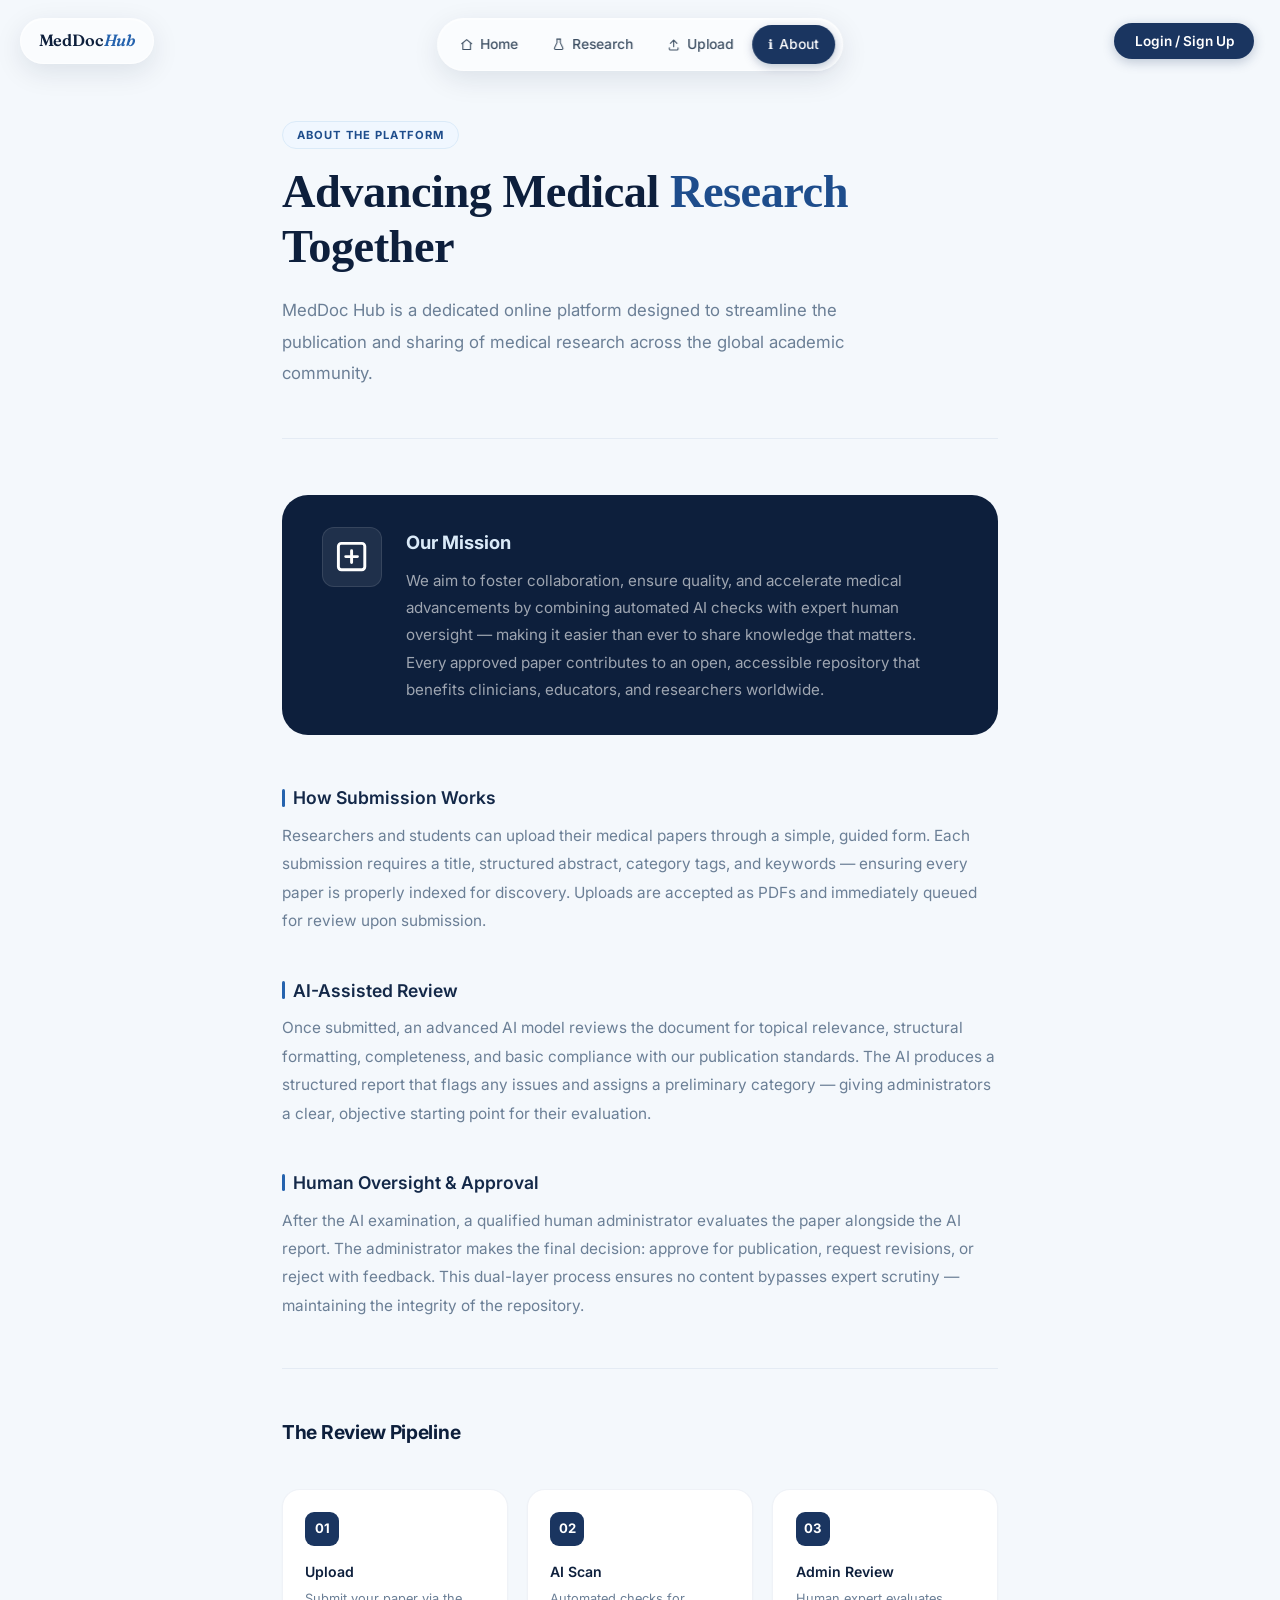
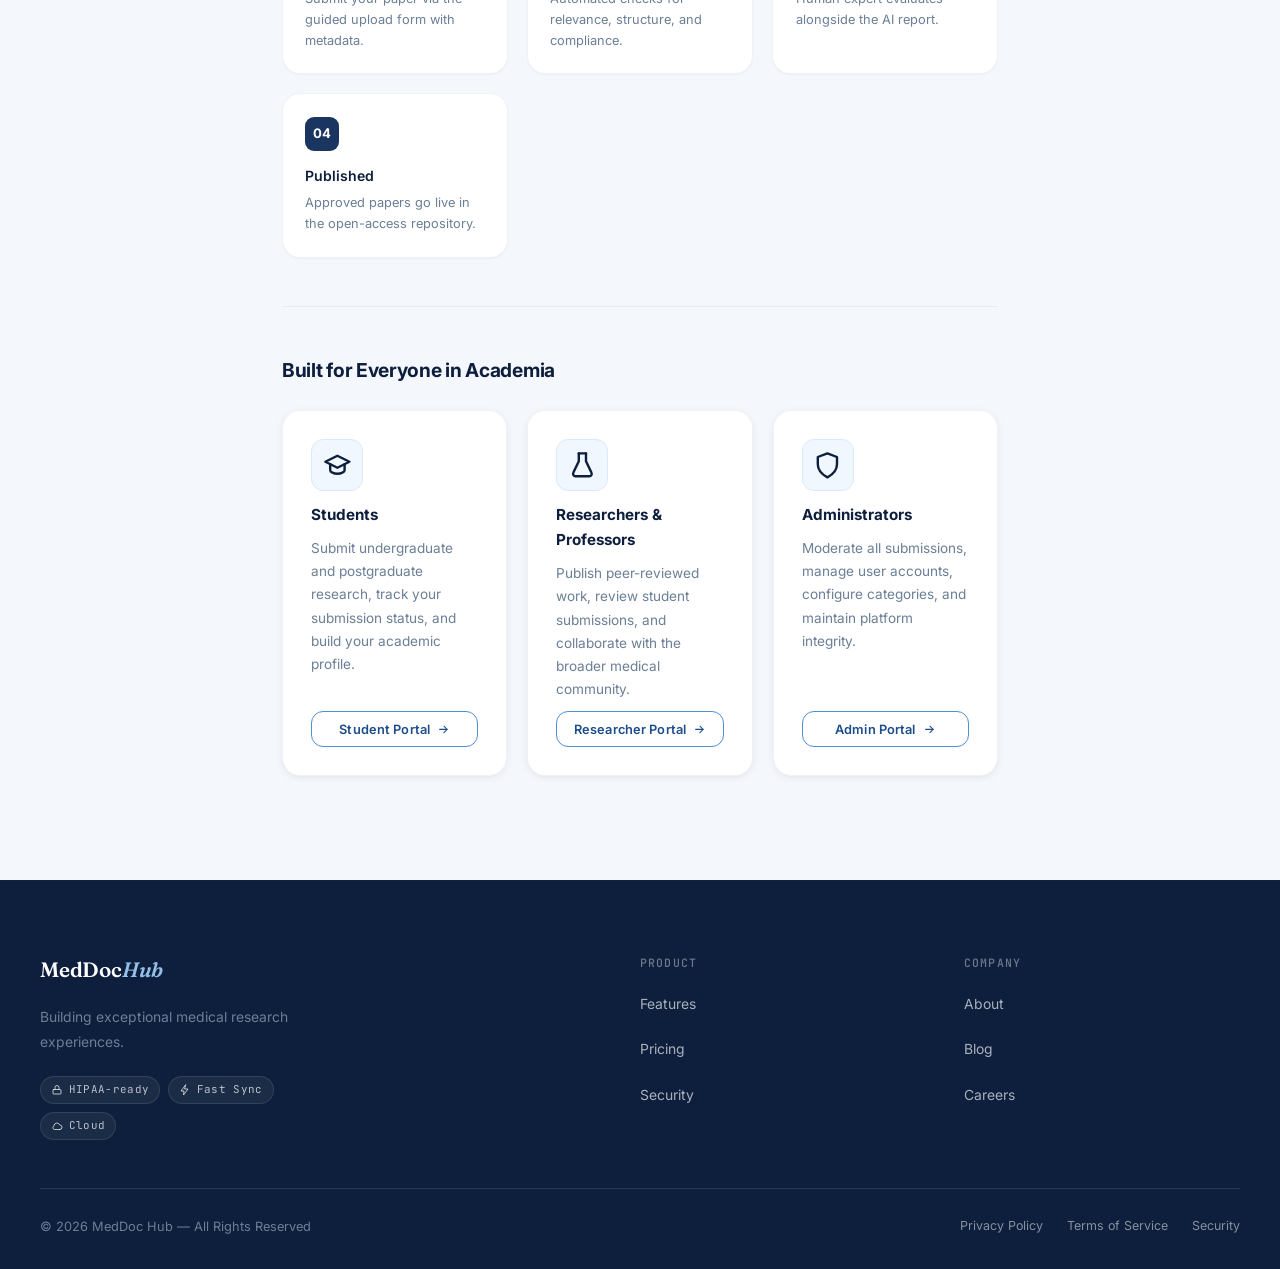
<file: about.html>
<!DOCTYPE html>
<html lang="en">

<head>
    <meta charset="UTF-8">
    <meta name="viewport" content="width=device-width, initial-scale=1.0">
    <title>About — MedDoc Hub</title>
    <link href="https://fonts.googleapis.com/css2?family=Inter:wght@300;400;500;600;700;800&display=swap"
        rel="stylesheet">
    <link rel="stylesheet" href="style.css">
</head>

<body>

    <!-- ═══ PILL 1: Logo — top left ═══ -->
    <div class="dock dock-logo-pill">
        <a href="index.html" class="dock-logo">MedDoc<span>Hub</span></a>
    </div>

    <!-- ═══ PILL 2: Nav links — top centre ═══ -->
    <nav class="dock dock-nav-pill" id="site-dock" role="navigation" aria-label="Main navigation">
        <ul class="dock-nav">
            <li><a href="index.html"><span class="nav-icon"><svg class="ic" viewBox="0 0 24 24" fill="none" stroke="currentColor" stroke-width="2" stroke-linecap="round" stroke-linejoin="round"><path d="M3 10.5 12 3l9 7.5"/><path d="M5 9.5V21h14V9.5"/></svg></span> Home</a></li>
            <li><a href="research.html"><span class="nav-icon"><svg class="ic" viewBox="0 0 24 24" fill="none" stroke="currentColor" stroke-width="2" stroke-linecap="round" stroke-linejoin="round"><path d="M9 2v6.5L4.5 18a2 2 0 0 0 1.8 3h11.4a2 2 0 0 0 1.8-3L15 8.5V2"/><path d="M9 2h6"/></svg></span> Research</a></li>
            <li><a href="upload.html"><span class="nav-icon"><svg class="ic" viewBox="0 0 24 24" fill="none" stroke="currentColor" stroke-width="2" stroke-linecap="round" stroke-linejoin="round"><path d="M12 16V4"/><path d="M6 10l6-6 6 6"/><path d="M4 18v2a2 2 0 0 0 2 2h12a2 2 0 0 0 2-2v-2"/></svg></span> Upload</a></li>
            <li><a href="about.html" class="active"><span class="nav-icon">ℹ</span> About</a></li>
        </ul>
    </nav>

    <!-- ═══ PILL 3: Auth / Login — top right ═══ -->
    <div class="dock dock-auth-pill" id="site-dock-auth">
        <button class="dock-btn-login" id="nav-auth-btn" aria-haspopup="dialog" aria-controls="auth-modal">Login / Sign
            Up</button>
        <div id="dock-user-info">
            <span id="dock-username"></span>
            <a href="#" id="dock-dash-btn"></a>
            <button class="btn btn-secondary" id="dock-logout-btn">Logout</button>
        </div>
        <button class="dock-hamburger" id="dock-hamburger" aria-label="Open menu"><svg class="ic" viewBox="0 0 24 24" fill="none" stroke="currentColor" stroke-width="2" stroke-linecap="round" stroke-linejoin="round"><path d="M4 7h16M4 12h16M4 17h16"/></svg></button>
    </div>
    <div class="dock-mobile-menu" id="dock-mobile-menu">
        <a href="index.html"><span><svg class="ic" viewBox="0 0 24 24" fill="none" stroke="currentColor" stroke-width="2" stroke-linecap="round" stroke-linejoin="round"><path d="M3 10.5 12 3l9 7.5"/><path d="M5 9.5V21h14V9.5"/></svg></span> Home</a>
        <a href="research.html"><span><svg class="ic" viewBox="0 0 24 24" fill="none" stroke="currentColor" stroke-width="2" stroke-linecap="round" stroke-linejoin="round"><path d="M9 2v6.5L4.5 18a2 2 0 0 0 1.8 3h11.4a2 2 0 0 0 1.8-3L15 8.5V2"/><path d="M9 2h6"/></svg></span> Research</a>
        <a href="upload.html"><span><svg class="ic" viewBox="0 0 24 24" fill="none" stroke="currentColor" stroke-width="2" stroke-linecap="round" stroke-linejoin="round"><path d="M12 16V4"/><path d="M6 10l6-6 6 6"/><path d="M4 18v2a2 2 0 0 0 2 2h12a2 2 0 0 0 2-2v-2"/></svg></span> Upload</a>
        <a href="about.html" class="active"><span>ℹ</span> About</a>
    </div>
    <div class="nav-bg-bar" id="nav-bg-bar"></div>

    <!-- ═══════════════════════ ABOUT PAGE ═══════════════════════ -->
    <main class="about-section">

        <!-- Hero block -->
        <div class="about-hero">
            <span class="about-eyebrow">About the Platform</span>
            <h1>Advancing Medical <span>Research</span> Together</h1>
            <p class="about-lead">
                MedDoc Hub is a dedicated online platform designed to streamline the
                publication and sharing of medical research across the global academic community.
            </p>
        </div>

        <!-- Mission statement card -->
        <div class="about-mission-card float-up">
            <div class="about-mission-icon"><svg class="ic" viewBox="0 0 24 24" fill="none" stroke="currentColor" stroke-width="2" stroke-linecap="round" stroke-linejoin="round"><rect x="3" y="3" width="18" height="18" rx="2"/><path d="M12 8v8M8 12h8"/></svg></div>
            <div>
                <h2>Our Mission</h2>
                <p>
                    We aim to foster collaboration, ensure quality, and accelerate medical advancements
                    by combining automated AI checks with expert human oversight — making it easier than
                    ever to share knowledge that matters. Every approved paper contributes to an open,
                    accessible repository that benefits clinicians, educators, and researchers worldwide.
                </p>
            </div>
        </div>

        <!-- Content blocks -->
        <div class="about-content">

            <div class="about-block float-up">
                <h2>How Submission Works</h2>
                <p>
                    Researchers and students can upload their medical papers through a simple, guided
                    form. Each submission requires a title, structured abstract, category tags, and
                    keywords — ensuring every paper is properly indexed for discovery. Uploads are
                    accepted as PDFs and immediately queued for review upon submission.
                </p>
            </div>

            <div class="about-block float-up">
                <h2>AI-Assisted Review</h2>
                <p>
                    Once submitted, an advanced AI model reviews the document for topical relevance,
                    structural formatting, completeness, and basic compliance with our publication
                    standards. The AI produces a structured report that flags any issues and assigns
                    a preliminary category — giving administrators a clear, objective starting point
                    for their evaluation.
                </p>
            </div>

            <div class="about-block float-up">
                <h2>Human Oversight &amp; Approval</h2>
                <p>
                    After the AI examination, a qualified human administrator evaluates the paper
                    alongside the AI report. The administrator makes the final decision: approve for
                    publication, request revisions, or reject with feedback. This dual-layer process
                    ensures no content bypasses expert scrutiny — maintaining the integrity of the
                    repository.
                </p>
            </div>

        </div>

        <!-- Process steps -->
        <div class="about-steps-section float-up">
            <h2 class="about-steps-heading">The Review Pipeline</h2>
            <div class="about-steps">
                <div class="about-step">
                    <div class="about-step-num">01</div>
                    <h3>Upload</h3>
                    <p>Submit your paper via the guided upload form with metadata.</p>
                </div>
                <div class="about-step">
                    <div class="about-step-num">02</div>
                    <h3>AI Scan</h3>
                    <p>Automated checks for relevance, structure, and compliance.</p>
                </div>
                <div class="about-step">
                    <div class="about-step-num">03</div>
                    <h3>Admin Review</h3>
                    <p>Human expert evaluates alongside the AI report.</p>
                </div>
                <div class="about-step">
                    <div class="about-step-num">04</div>
                    <h3>Published</h3>
                    <p>Approved papers go live in the open-access repository.</p>
                </div>
            </div>
        </div>

        <!-- Who it's for -->
        <div class="about-roles float-up">
            <h2 class="about-roles-heading">Built for Everyone in Academia</h2>
            <div class="about-roles-grid">
                <div class="about-role-card">
                    <div class="about-role-icon"><svg class="ic" viewBox="0 0 24 24" fill="none" stroke="currentColor" stroke-width="2" stroke-linecap="round" stroke-linejoin="round"><path d="m2 9 10-5 10 5-10 5z"/><path d="M6 11v5c0 1.5 3 3 6 3s6-1.5 6-3v-5"/></svg></div>
                    <h3>Students</h3>
                    <p>Submit undergraduate and postgraduate research, track your submission status, and build your
                        academic profile.</p>
                    <a href="student-dashboard.html" class="btn btn-outline btn-sm">Student Portal <svg class="ic" viewBox="0 0 24 24" fill="none" stroke="currentColor" stroke-width="2" stroke-linecap="round" stroke-linejoin="round"><path d="M5 12h14"/><path d="m13 6 6 6-6 6"/></svg></a>
                </div>
                <div class="about-role-card">
                    <div class="about-role-icon"><svg class="ic" viewBox="0 0 24 24" fill="none" stroke="currentColor" stroke-width="2" stroke-linecap="round" stroke-linejoin="round"><path d="M9 2v6.5L4.5 18a2 2 0 0 0 1.8 3h11.4a2 2 0 0 0 1.8-3L15 8.5V2"/><path d="M9 2h6"/></svg></div>
                    <h3>Researchers & Professors</h3>
                    <p>Publish peer-reviewed work, review student submissions, and collaborate with the broader medical
                        community.</p>
                    <a href="professor-dashboard.html" class="btn btn-outline btn-sm">Researcher Portal <svg class="ic" viewBox="0 0 24 24" fill="none" stroke="currentColor" stroke-width="2" stroke-linecap="round" stroke-linejoin="round"><path d="M5 12h14"/><path d="m13 6 6 6-6 6"/></svg></a>
                </div>
                <div class="about-role-card">
                    <div class="about-role-icon"><svg class="ic" viewBox="0 0 24 24" fill="none" stroke="currentColor" stroke-width="2" stroke-linecap="round" stroke-linejoin="round"><path d="M12 2 4 5v6c0 5 3.5 8.5 8 11 4.5-2.5 8-6 8-11V5z"/></svg></div>
                    <h3>Administrators</h3>
                    <p>Moderate all submissions, manage user accounts, configure categories, and maintain platform
                        integrity.</p>
                    <a href="admin.html" class="btn btn-outline btn-sm">Admin Portal <svg class="ic" viewBox="0 0 24 24" fill="none" stroke="currentColor" stroke-width="2" stroke-linecap="round" stroke-linejoin="round"><path d="M5 12h14"/><path d="m13 6 6 6-6 6"/></svg></a>
                </div>
            </div>
        </div>

    </main>

    <!-- ═══════════════════════ FOOTER ═══════════════════════ -->
    <footer class="footer">
        <div class="footer-content">
            <div class="footer-brand">
                <a href="index.html" class="logo">MedDoc<span>Hub</span></a>
                <p>Building exceptional medical research experiences.</p>
                <div class="footer-brand-badges">
                    <span class="footer-brand-badge"><svg class="ic" viewBox="0 0 24 24" fill="none" stroke="currentColor" stroke-width="2" stroke-linecap="round" stroke-linejoin="round"><rect x="4" y="11" width="16" height="9" rx="1.5"/><path d="M8 11V7a4 4 0 0 1 8 0v4"/></svg> HIPAA-ready</span>
                    <span class="footer-brand-badge"><svg class="ic" viewBox="0 0 24 24" fill="none" stroke="currentColor" stroke-width="2" stroke-linecap="round" stroke-linejoin="round"><path d="M13 2 4 14h6l-1 8 9-12h-6z"/></svg> Fast Sync</span>
                    <span class="footer-brand-badge"><svg class="ic" viewBox="0 0 24 24" fill="none" stroke="currentColor" stroke-width="2" stroke-linecap="round" stroke-linejoin="round"><path d="M17.5 19a4.5 4.5 0 0 0 0-9 6 6 0 0 0-11.6 1.7A4 4 0 0 0 6.5 19h11z"/></svg> Cloud</span>
                </div>
            </div>
            <div class="footer-section">
                <h4>Product</h4>
                <ul>
                    <li><a href="index.html#features">Features</a></li>
                    <li><a href="#">Pricing</a></li>
                    <li><a href="#">Security</a></li>
                </ul>
            </div>
            <div class="footer-section">
                <h4>Company</h4>
                <ul>
                    <li><a href="about.html">About</a></li>
                    <li><a href="#">Blog</a></li>
                    <li><a href="#">Careers</a></li>
                </ul>
            </div>
        </div>
        <div class="footer-bottom">
            <p>© 2026 MedDoc Hub — All Rights Reserved</p>
            <div class="footer-bottom-links">
                <a href="#">Privacy Policy</a>
                <a href="#">Terms of Service</a>
                <a href="#">Security</a>
            </div>
        </div>
    </footer>

    <!-- ═══════════════════════ AUTH MODAL ═══════════════════════ -->
    <div class="modal-overlay" id="auth-modal" role="dialog" aria-modal="true" aria-hidden="true">
        <div class="modal-card" role="document">
            <button class="modal-close" id="auth-close" aria-label="Close">×</button>

            <!-- Step 1: Role picker -->
            <div id="modal-step-role" class="modal-step">
                <div class="modal-step-header">
                    <div class="modal-logo-mark"></div>
                    <div>
                        <h2 class="modal-title">Welcome to MedDoc<span>Hub</span></h2>
                        <p class="modal-subtitle">Choose how you're signing in</p>
                    </div>
                </div>
                <div class="role-picker">
                    <button class="role-card" data-role="student">
                        <span class="role-card-icon"><svg class="ic" viewBox="0 0 24 24" fill="none" stroke="currentColor" stroke-width="2" stroke-linecap="round" stroke-linejoin="round"><path d="m2 9 10-5 10 5-10 5z"/><path d="M6 11v5c0 1.5 3 3 6 3s6-1.5 6-3v-5"/></svg></span>
                        <span class="role-card-body">
                        <span class="role-card-title">Student</span>
                        <span class="role-card-desc">Submit &amp; track research papers</span>
                        </span>
                        <span class="role-card-arrow"><svg class="ic" viewBox="0 0 24 24" fill="none" stroke="currentColor" stroke-width="2" stroke-linecap="round" stroke-linejoin="round"><path d="M5 12h14"/><path d="m13 6 6 6-6 6"/></svg></span>
                    </button>
                    <button class="role-card" data-role="researcher">
                        <span class="role-card-icon"><svg class="ic" viewBox="0 0 24 24" fill="none" stroke="currentColor" stroke-width="2" stroke-linecap="round" stroke-linejoin="round"><path d="M9 2v6.5L4.5 18a2 2 0 0 0 1.8 3h11.4a2 2 0 0 0 1.8-3L15 8.5V2"/><path d="M9 2h6"/></svg></span>
                        <span class="role-card-body">
                        <span class="role-card-title">Researcher / Professor</span>
                        <span class="role-card-desc">Review &amp; publish medical research</span>
                    </span>
                        <span class="role-card-arrow"><svg class="ic" viewBox="0 0 24 24" fill="none" stroke="currentColor" stroke-width="2" stroke-linecap="round" stroke-linejoin="round"><path d="M5 12h14"/><path d="m13 6 6 6-6 6"/></svg></span>
                    </button>
                    <button class="role-card" data-role="admin">
                        <span class="role-card-icon"><svg class="ic" viewBox="0 0 24 24" fill="none" stroke="currentColor" stroke-width="2" stroke-linecap="round" stroke-linejoin="round"><path d="M12 2 4 5v6c0 5 3.5 8.5 8 11 4.5-2.5 8-6 8-11V5z"/></svg></span>
                        <span class="role-card-body">
                        <span class="role-card-title">Administrator</span>
                        <span class="role-card-desc">Manage users, approvals &amp; platform</span>
                    </span>
                        <span class="role-card-arrow"><svg class="ic" viewBox="0 0 24 24" fill="none" stroke="currentColor" stroke-width="2" stroke-linecap="round" stroke-linejoin="round"><path d="M5 12h14"/><path d="m13 6 6 6-6 6"/></svg></span>
                    </button>
                </div>
            </div>

            <!-- Step 2: Login / Signup -->
            <div id="modal-step-form" class="modal-step" style="display:none;">
                <div class="modal-step-header">
                    <button class="modal-back-btn" id="modal-back"><svg class="ic" viewBox="0 0 24 24" fill="none" stroke="currentColor" stroke-width="2" stroke-linecap="round" stroke-linejoin="round"><path d="M19 12H5"/><path d="m11 18-6-6 6-6"/></svg> Back</button>
                    <div class="modal-role-badge" id="modal-role-badge"></div>
                </div>
                <div class="auth-right">
                    <div class="auth-tabs">
                        <button class="tab-btn active" data-target="login">Login</button>
                        <button class="tab-btn" data-target="signup">Sign Up</button>
                    </div>
                    <form id="login" class="auth-form active" autocomplete="on">
                        <div class="input-group">
                            <label for="login-email">Email</label>
                            <input id="login-email" type="email" placeholder="you@hospital.com" required>
                        </div>
                        <div class="input-group">
                            <label for="login-password">Password</label>
                            <div class="password-row">
                                <input id="login-password" type="password" placeholder="••••••••" required>
                                <button type="button" class="btn-ghost" id="login-toggle">Show</button>
                            </div>
                        </div>
                        <div class="form-row">
                            <label class="checkbox"><input type="checkbox"> Remember me</label>
                            <a href="#" class="small-link">Forgot?</a>
                        </div>
                        <button class="btn btn-primary btn-block" type="submit">Login</button>
                    </form>
                    <form id="signup" class="auth-form" autocomplete="on">
                        <div class="input-group">
                            <label for="signup-name">Full name</label>
                            <input id="signup-name" type="text" placeholder="Dr. Jane Doe" required>
                        </div>
                        <div class="input-group">
                            <label for="signup-email">Email</label>
                            <input id="signup-email" type="email" placeholder="you@hospital.com" required>
                        </div>
                        <div class="input-group">
                            <label for="signup-password">Create password</label>
                            <div class="password-row">
                                <input id="signup-password" type="password" placeholder="Minimum 8 characters"
                                    minlength="8" required>
                                <button type="button" class="btn-ghost" id="signup-toggle">Show</button>
                            </div>
                        </div>
                        <input type="hidden" id="signup-role" value="">
                        <button class="btn btn-primary btn-block" type="submit">Create Account</button>
                        <p class="small">By signing up you agree to our <a href="#">Terms</a> and <a
                                href="#">Privacy</a>.</p>
                    </form>
                </div>
            </div>
        </div>
    </div>

    <script src="particles.js"></script>
    <script src="auth.js"></script>
    <script>
        document.addEventListener('DOMContentLoaded', () => {
            // Dock scroll morph
            const dockEls = document.querySelectorAll('.dock');
            const navBgBar = document.getElementById('nav-bg-bar');
            if (dockEls.length) {
                const onScroll = () => {
                    const scrolled = window.scrollY > 30;
                    dockEls.forEach(d => d.classList.toggle('scrolled', scrolled));
                    if (navBgBar) navBgBar.classList.toggle('scrolled', scrolled);
                };
                window.addEventListener('scroll', onScroll, { passive: true });
                onScroll();
            }
            // Dock hamburger
            const ham = document.getElementById('dock-hamburger');
            const menu = document.getElementById('dock-mobile-menu');
            if (ham && menu) {
                ham.addEventListener('click', e => { e.stopPropagation(); menu.classList.toggle('open'); });
                document.addEventListener('click', e => { if (!menu.contains(e.target) && e.target !== ham) menu.classList.remove('open'); });
            }

            const obs = new IntersectionObserver((entries) => {
                entries.forEach(e => { if (e.isIntersecting) { e.target.classList.add('visible'); obs.unobserve(e.target); } });
            }, { threshold: 0.1 });
            document.querySelectorAll('.float-up').forEach(el => obs.observe(el));

            const refreshNav = initNavAuth();
            initRoleAuthModal(function (user) {
                document.body.style.overflow = '';
                if (refreshNav) refreshNav();
            });
        });

        function initRoleAuthModal(onSuccess) {
            const modal = document.getElementById('auth-modal');
            const closeBtn = document.getElementById('auth-close');
            const navAuthBtn = document.getElementById('nav-auth-btn');
            const stepRole = document.getElementById('modal-step-role');
            const stepForm = document.getElementById('modal-step-form');
            const backBtn = document.getElementById('modal-back');
            const roleBadge = document.getElementById('modal-role-badge');
            const tabBtns = Array.from(modal.querySelectorAll('.tab-btn'));
            const forms = Array.from(modal.querySelectorAll('.auth-form'));

            const ROLE_META = {
                student: { label: '<svg class="ic" viewBox="0 0 24 24" fill="none" stroke="currentColor" stroke-width="2" stroke-linecap="round" stroke-linejoin="round"><path d="m2 9 10-5 10 5-10 5z"/><path d="M6 11v5c0 1.5 3 3 6 3s6-1.5 6-3v-5"/></svg> Student', color: '#1e4080' },
                researcher: { label: '<svg class="ic" viewBox="0 0 24 24" fill="none" stroke="currentColor" stroke-width="2" stroke-linecap="round" stroke-linejoin="round"><path d="M9 2v6.5L4.5 18a2 2 0 0 0 1.8 3h11.4a2 2 0 0 0 1.8-3L15 8.5V2"/><path d="M9 2h6"/></svg> Researcher / Professor', color: '#0f766e' },
                admin: { label: '<svg class="ic" viewBox="0 0 24 24" fill="none" stroke="currentColor" stroke-width="2" stroke-linecap="round" stroke-linejoin="round"><path d="M12 2 4 5v6c0 5 3.5 8.5 8 11 4.5-2.5 8-6 8-11V5z"/></svg> Administrator', color: '#7c3aed' }
            };
            let selectedRole = null;

            function openModal() {
                modal.setAttribute('aria-hidden', 'false');
                modal.classList.add('open');
                document.body.style.overflow = 'hidden';
                showStep('role');
            }
            function closeModal() {
                modal.setAttribute('aria-hidden', 'true');
                modal.classList.remove('open');
                document.body.style.overflow = '';
                selectedRole = null;
                modal.querySelectorAll('form').forEach(f => f.reset());
                clearAuthError('modal-login-error');
                clearAuthError('modal-signup-error');
                tabBtns.forEach((b, i) => b.classList.toggle('active', i === 0));
                forms.forEach((f, i) => f.classList.toggle('active', i === 0));
            }
            function showStep(step) {
                if (step === 'role') { stepRole.style.display = ''; stepForm.style.display = 'none'; }
                else { stepRole.style.display = 'none'; stepForm.style.display = ''; }
            }

            navAuthBtn && navAuthBtn.addEventListener('click', openModal);
            closeBtn && closeBtn.addEventListener('click', closeModal);
            modal.addEventListener('click', e => { if (e.target === modal) closeModal(); });
            backBtn && backBtn.addEventListener('click', () => showStep('role'));

            modal.querySelectorAll('.role-card').forEach(card => {
                card.addEventListener('click', () => {
                    selectedRole = card.dataset.role;
                    const meta = ROLE_META[selectedRole];
                    roleBadge.innerHTML = meta.label;
                    roleBadge.style.color = meta.color;
                    roleBadge.style.background = meta.color + '12';
                    roleBadge.style.borderColor = meta.color + '30';
                    const roleInput = document.getElementById('signup-role');
                    if (roleInput) roleInput.value = selectedRole;
                    showStep('form');
                    const first = stepForm.querySelector('input:not([type=hidden])');
                    if (first) setTimeout(() => first.focus(), 100);
                });
            });

            tabBtns.forEach(btn => {
                btn.addEventListener('click', () => {
                    tabBtns.forEach(b => b.classList.remove('active'));
                    btn.classList.add('active');
                    forms.forEach(f => f.classList.remove('active'));
                    const t = document.getElementById(btn.dataset.target);
                    if (t) t.classList.add('active');
                });
            });

            ['login', 'signup'].forEach(p => {
                const toggle = document.getElementById(p + '-toggle');
                const input = document.getElementById(p + '-password');
                if (toggle && input) toggle.addEventListener('click', () => {
                    input.type = input.type === 'text' ? 'password' : 'text';
                    toggle.textContent = input.type === 'password' ? 'Show' : 'Hide';
                });
            });

            const loginForm = document.getElementById('login');
            loginForm && loginForm.addEventListener('submit', function (e) {
                e.preventDefault();
                clearAuthError('modal-login-error');
                const result = mdhLogin(
                    document.getElementById('login-email').value.trim(),
                    document.getElementById('login-password').value
                );
                if (!result.ok) { insertFormError('modal-login-error', result.error, this); return; }
                if (result.user.role !== selectedRole) {
                    const names = { student: 'Student', researcher: 'Researcher / Professor', admin: 'Admin' };
                    insertFormError('modal-login-error',
                        'This account is a <strong>' + names[result.user.role] + '</strong>. Please go back and select the correct role.', this);
                    return;
                }
                mdhStartSession(result.user);
                this.reset(); closeModal();
                if (onSuccess) onSuccess(result.user);
            });

            const signupForm = document.getElementById('signup');
            signupForm && signupForm.addEventListener('submit', function (e) {
                e.preventDefault();
                clearAuthError('modal-signup-error');
                if (!selectedRole) { insertFormError('modal-signup-error', 'Please go back and select your role.', this); return; }
                const result = mdhRegister(
                    document.getElementById('signup-name').value.trim(),
                    document.getElementById('signup-email').value.trim(),
                    document.getElementById('signup-password').value,
                    selectedRole
                );
                if (!result.ok) { insertFormError('modal-signup-error', result.error, this); return; }
                mdhStartSession(result.user);
                this.reset(); closeModal();
                if (onSuccess) onSuccess(result.user);
            });
        }

        function insertFormError(id, msg, form) {
            let el = document.getElementById(id);
            if (!el) {
                el = document.createElement('div');
                el.id = id;
                el.style.cssText = 'background:#fef2f2;border:1px solid #fecaca;border-left:3px solid #dc2626;border-radius:6px;padding:10px 14px;font-size:.84rem;color:#b91c1c;font-weight:500;display:flex;gap:8px;align-items:flex-start;margin-bottom:4px;';
            }
            el.innerHTML = '<span><svg class="ic" viewBox="0 0 24 24" fill="none" stroke="currentColor" stroke-width="2" stroke-linecap="round" stroke-linejoin="round"><path d="M10.3 3.9 1.8 18a2 2 0 0 0 1.7 3h17a2 2 0 0 0 1.7-3L13.7 3.9a2 2 0 0 0-3.4 0z"/><path d="M12 9v4"/><path d="M12 17h.01"/></svg></span><span>' + msg + '</span>';
            el.style.display = 'flex';
            form.insertBefore(el, form.querySelector('button[type=submit]'));
        }
    </script>

    <style>
        .modal-step-header {
            display: flex;
            align-items: center;
            gap: 1rem;
            padding: 2rem 2.5rem 0;
            margin-bottom: 1.75rem;
        }

        .modal-logo-mark {
            width: 36px;
            height: 36px;
            background: var(--navy-700);
            border-radius: 9px;
            flex-shrink: 0;
        }

        .modal-title {
            font-size: 1.35rem;
            font-weight: 800;
            color: var(--navy-900);
            letter-spacing: -0.5px;
            line-height: 1.2;
            margin: 0;
        }

        .modal-title span {
            color: var(--navy-600);
        }

        .modal-subtitle {
            font-size: 0.82rem;
            color: var(--text-muted);
            margin: 0.15rem 0 0;
        }

        .role-picker {
            display: flex;
            flex-direction: column;
            gap: 0.6rem;
            padding: 0 2.5rem 2.5rem;
        }

        .role-card {
            display: flex;
            align-items: center;
            gap: 1rem;
            width: 100%;
            background: var(--slate-50);
            border: 1.5px solid var(--border);
            border-radius: var(--radius-md);
            padding: 1rem 1.25rem;
            cursor: pointer;
            transition: var(--transition);
            text-align: left;
            font-family: inherit;
        }

        .role-card:hover {
            background: var(--navy-50);
            border-color: var(--navy-400);
            transform: translateX(3px);
            box-shadow: var(--shadow-md);
        }

        .role-card-icon {
            font-size: 1.6rem;
            width: 46px;
            height: 46px;
            background: var(--white);
            border: 1px solid var(--border-subtle);
            border-radius: var(--radius-sm);
            display: flex;
            align-items: center;
            justify-content: center;
            flex-shrink: 0;
            box-shadow: var(--shadow-sm);
        }

        .role-card-title {
            font-size: 0.95rem;
            font-weight: 700;
            color: var(--navy-900);
            display: block;
        }

        .role-card-desc {
            font-size: 0.78rem;
            color: var(--text-muted);
            display: block;
            margin-top: 0.1rem;
        }

        .role-card-arrow {
            margin-left: auto;
            font-size: 1rem;
            color: var(--navy-400);
            font-weight: 700;
            transition: transform 0.2s ease;
            flex-shrink: 0;
        }

        .role-card:hover .role-card-arrow {
            transform: translateX(4px);
        }

        .modal-back-btn {
            background: none;
            border: 1px solid var(--border);
            border-radius: var(--radius-sm);
            padding: 0.35rem 0.8rem;
            font-family: inherit;
            font-size: 0.8rem;
            font-weight: 600;
            color: var(--text-muted);
            cursor: pointer;
            transition: var(--transition);
        }

        .modal-back-btn:hover {
            background: var(--slate-100);
            color: var(--navy-800);
        }

        .modal-role-badge {
            margin-left: auto;
            background: var(--navy-50);
            border: 1px solid var(--navy-100);
            border-radius: 999px;
            padding: 0.3rem 0.85rem;
            font-size: 0.8rem;
            font-weight: 700;
            color: var(--navy-700);
        }

        .modal-step {
            animation: stepIn 0.22s ease both;
        }

        @keyframes stepIn {
            from {
                opacity: 0;
                transform: translateX(10px)
            }

            to {
                opacity: 1;
                transform: translateX(0)
            }
        }
    </style>

    <style>
        /* About-page-specific styles */
        .about-mission-card {
            display: flex;
            gap: 1.5rem;
            align-items: flex-start;
            background: var(--navy-900);
            border-radius: var(--radius-xl);
            padding: 2rem 2.5rem;
            margin-bottom: 3rem;
            color: var(--white);
        }

        .about-mission-icon {
            font-size: 2.2rem;
            flex-shrink: 0;
            background: rgba(255, 255, 255, 0.08);
            width: 60px;
            height: 60px;
            border-radius: var(--radius-md);
            display: flex;
            align-items: center;
            justify-content: center;
            border: 1px solid rgba(255, 255, 255, 0.1);
        }

        .about-mission-card h2 {
            font-size: 1.15rem;
            font-weight: 700;
            color: var(--navy-100);
            margin-bottom: 0.6rem;
        }

        .about-mission-card p {
            color: rgba(255, 255, 255, 0.6);
            font-size: 0.95rem;
            line-height: 1.8;
            margin: 0;
        }

        .about-steps-section {
            margin-top: 3rem;
            padding-top: 3rem;
            border-top: 1px solid var(--border-subtle);
        }

        .about-steps-heading,
        .about-roles-heading {
            font-size: 1.2rem;
            font-weight: 700;
            color: var(--text-primary);
            margin-bottom: 1.5rem;
            letter-spacing: -0.3px;
        }

        .about-roles {
            margin-top: 3rem;
            padding-top: 3rem;
            border-top: 1px solid var(--border-subtle);
            padding-bottom: 1.5rem;
        }

        .about-roles-grid {
            display: grid;
            grid-template-columns: repeat(auto-fit, minmax(220px, 1fr));
            gap: 1.25rem;
        }

        .about-role-card {
            background: var(--white);
            border: 1px solid var(--border-subtle);
            border-radius: var(--radius-lg);
            padding: 1.75rem;
            box-shadow: var(--shadow-sm);
            transition: var(--transition);
            display: flex;
            flex-direction: column;
            gap: 0.65rem;
        }

        .about-role-card:hover {
            transform: translateY(-3px);
            box-shadow: var(--shadow-md);
            border-color: var(--navy-100);
        }

        .about-role-icon {
            font-size: 1.8rem;
            background: var(--navy-50);
            width: 52px;
            height: 52px;
            border-radius: var(--radius-md);
            display: flex;
            align-items: center;
            justify-content: center;
            border: 1px solid var(--navy-100);
            flex-shrink: 0;
        }

        .about-role-card h3 {
            font-size: 0.95rem;
            font-weight: 700;
            color: var(--text-primary);
        }

        .about-role-card p {
            font-size: 0.85rem;
            color: var(--text-muted);
            line-height: 1.7;
            flex: 1;
        }

        @media (max-width: 640px) {
            .about-mission-card {
                flex-direction: column;
            }
        }
    </style>

</body>

</html>
</file>
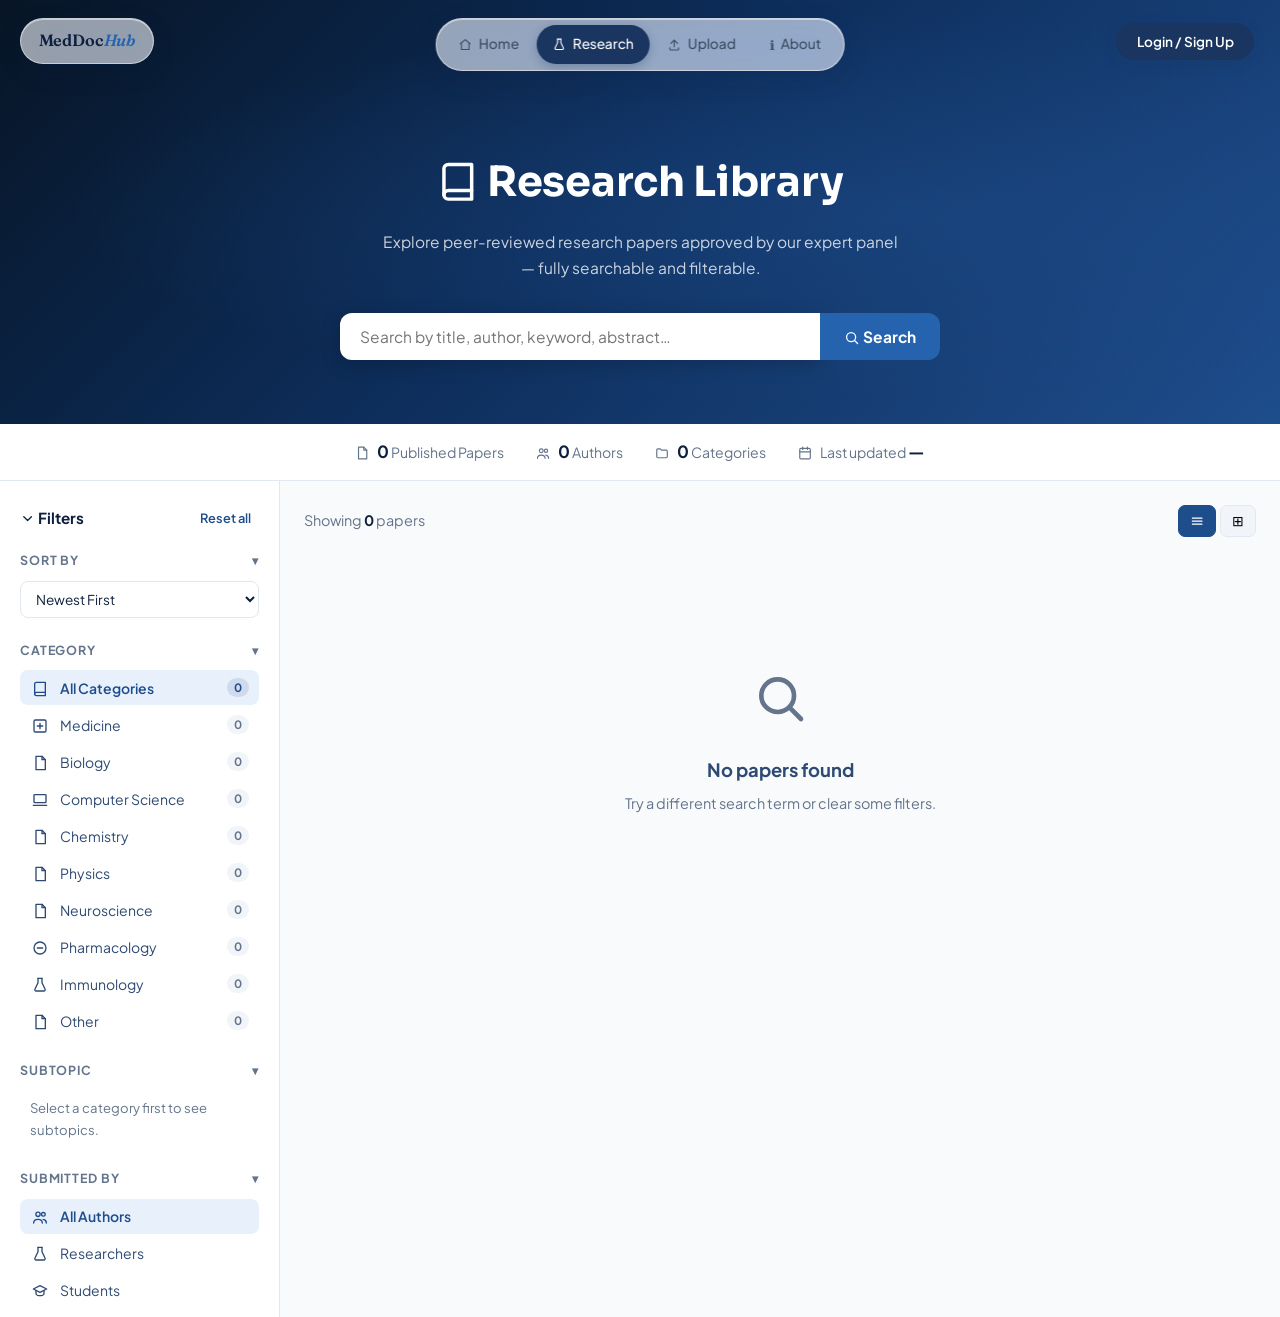
<file: research.html>
<!DOCTYPE html>
<html lang="en">

<head>
    <meta charset="UTF-8">
    <meta name="viewport" content="width=device-width, initial-scale=1.0">
    <title>Research Library – MedDoc Hub</title>
    <link
        href="https://fonts.googleapis.com/css2?family=Plus+Jakarta+Sans:wght@400;500;600;700;800&family=Sora:wght@700;800&display=swap"
        rel="stylesheet">
    <link rel="stylesheet" href="style.css">
    <style>
        *,
        *::before,
        *::after {
            box-sizing: border-box;
            margin: 0;
            padding: 0;
        }

        :root {
            --primary: #1e4d8c;
            --pri-dk: #163060;
            --pri-lt: #e8f0fb;
            --success: #10b981;
            --warning: #f59e0b;
            --danger: #ef4444;
            --bg: #f8fafc;
            --border: #e2e8f0;
            --text: #0d1f3c;
            --text-mid: #2e4a72;
            --text-lt: #64748b;
            --sidebar-w: 280px;
        }

        body {
            font-family: 'Plus Jakarta Sans', sans-serif;
            background: var(--bg);
            color: var(--text);
        }

        /* ══ HERO BANNER ══════════════════════════════════════════════ */
        .hero-banner {
            background: linear-gradient(135deg, #071526 0%, #0d2d5a 45%, #1e4d8c 100%);
            padding: 148px 24px 64px;
            text-align: center;
            position: relative;
            overflow: hidden;
        }

        .hero-banner::before {
            content: '';
            position: absolute;
            inset: 0;
            background: radial-gradient(ellipse at 70% 50%, rgba(30, 77, 140, .45) 0%, transparent 65%);
            pointer-events: none;
        }

        .hero-banner h1 {
            font-family: 'Sora', sans-serif;
            font-size: clamp(1.8rem, 4vw, 2.6rem);
            color: white;
            margin-bottom: 12px;
            position: relative;
            letter-spacing: -0.3px;
        }

        .hero-banner p {
            color: rgba(255, 255, 255, .78);
            font-size: .97rem;
            max-width: 520px;
            margin: 0 auto 32px;
            position: relative;
            line-height: 1.7;
        }

        /* Search box */
        .search-wrap {
            display: flex;
            max-width: 600px;
            margin: 0 auto;
            position: relative;
            z-index: 1;
            gap: 0;
        }

        .search-input {
            flex: 1;
            padding: 14px 20px;
            border: none;
            border-radius: 12px 0 0 12px;
            font-family: inherit;
            font-size: .97rem;
            outline: none;
            box-shadow: 0 4px 20px rgba(0, 0, 0, .2);
        }

        .search-btn {
            padding: 14px 24px;
            background: #2563ae;
            color: white;
            border: none;
            border-radius: 0 12px 12px 0;
            font-family: inherit;
            font-size: .97rem;
            font-weight: 700;
            cursor: pointer;
            transition: background .2s;
            white-space: nowrap;
        }

        .search-btn:hover {
            background: #163060;
        }

        .search-clear {
            position: absolute;
            right: 120px;
            top: 50%;
            transform: translateY(-50%);
            background: none;
            border: none;
            color: #94a3b8;
            cursor: pointer;
            font-size: 1.1rem;
            display: none;
            padding: 4px 8px;
        }

        /* Stats strip */
        .stats-strip {
            background: white;
            border-bottom: 1px solid var(--border);
            padding: 14px 24px;
            display: flex;
            align-items: center;
            justify-content: center;
            gap: 32px;
            flex-wrap: wrap;
        }

        .strip-stat {
            display: flex;
            align-items: center;
            gap: 8px;
            font-size: .88rem;
            color: var(--text-lt);
        }

        .strip-stat strong {
            color: var(--text);
            font-size: 1.05rem;
            font-weight: 700;
        }

        /* ══ MAIN LAYOUT ══════════════════════════════════════════════ */
        .page-body {
            display: flex;
            max-width: 1400px;
            margin: 0 auto;
            min-height: calc(100vh - 300px);
        }

        /* ── Sidebar ── */
        .filter-sidebar {
            width: var(--sidebar-w);
            flex-shrink: 0;
            background: white;
            border-right: 1px solid var(--border);
            padding: 24px 20px;
            position: sticky;
            top: 0;
            height: calc(100vh - 64px);
            overflow-y: auto;
        }

        .fs-header {
            display: flex;
            align-items: center;
            justify-content: space-between;
            margin-bottom: 20px;
        }

        .fs-title {
            font-size: .95rem;
            font-weight: 700;
        }

        .fs-reset {
            font-size: .8rem;
            color: var(--primary);
            background: none;
            border: none;
            cursor: pointer;
            font-family: inherit;
            font-weight: 600;
            padding: 4px 8px;
            border-radius: 6px;
        }

        .fs-reset:hover {
            background: var(--pri-lt);
        }

        .filter-group {
            margin-bottom: 22px;
        }

        .fg-title {
            font-size: .78rem;
            font-weight: 700;
            text-transform: uppercase;
            letter-spacing: .07em;
            color: var(--text-lt);
            margin-bottom: 10px;
            display: flex;
            align-items: center;
            justify-content: space-between;
            cursor: pointer;
            user-select: none;
        }

        .fg-title span {
            transition: transform .2s;
        }

        .fg-title.collapsed span {
            transform: rotate(-90deg);
        }

        .fg-body {
            display: flex;
            flex-direction: column;
            gap: 2px;
        }

        .fg-body.hidden {
            display: none;
        }

        /* Filter items */
        .filter-item {
            display: flex;
            align-items: center;
            gap: 10px;
            padding: 7px 10px;
            border-radius: 8px;
            cursor: pointer;
            transition: background .15s;
            font-size: .875rem;
            color: var(--text-mid);
            border: none;
            background: none;
            width: 100%;
            text-align: left;
            font-family: inherit;
        }

        .filter-item:hover {
            background: #f0f5ff;
        }

        .filter-item.active {
            background: var(--pri-lt);
            color: var(--primary);
            font-weight: 600;
        }

        .filter-item .fi-icon {
            width: 20px;
            text-align: center;
            font-size: 1rem;
            flex-shrink: 0;
        }

        .filter-item .fi-count {
            margin-left: auto;
            background: #f1f5f9;
            color: var(--text-lt);
            font-size: .72rem;
            font-weight: 700;
            padding: 2px 7px;
            border-radius: 20px;
        }

        .filter-item.active .fi-count {
            background: rgba(30, 77, 140, .12);
            color: var(--primary);
        }

        /* Subtopic indent */
        .subtopic-group {
            margin-left: 12px;
            border-left: 2px solid var(--border);
            padding-left: 10px;
            margin-top: 2px;
        }

        /* Sort select */
        .sort-select {
            width: 100%;
            padding: 8px 11px;
            border: 1.5px solid var(--border);
            border-radius: 8px;
            font-family: inherit;
            font-size: .85rem;
            outline: none;
            cursor: pointer;
            color: var(--text);
            background: white;
        }

        .sort-select:focus {
            border-color: var(--primary);
        }

        /* ── Active filter tags ── */
        .active-tags {
            display: flex;
            flex-wrap: wrap;
            gap: 6px;
            padding: 14px 24px;
            background: white;
            border-bottom: 1px solid var(--border);
            min-height: 0;
        }

        .active-tags:empty {
            display: none;
        }

        .filter-tag {
            display: inline-flex;
            align-items: center;
            gap: 6px;
            background: var(--pri-lt);
            color: var(--primary);
            border: 1px solid rgba(30, 77, 140, .2);
            border-radius: 20px;
            padding: 4px 12px;
            font-size: .8rem;
            font-weight: 600;
        }

        .filter-tag button {
            background: none;
            border: none;
            cursor: pointer;
            color: var(--primary);
            font-size: .9rem;
            padding: 0;
            line-height: 1;
            display: flex;
            align-items: center;
        }

        /* ── Content area ── */
        .content-area {
            flex: 1;
            min-width: 0;
            padding: 24px;
        }

        /* Toolbar */
        .toolbar {
            display: flex;
            align-items: center;
            justify-content: space-between;
            margin-bottom: 20px;
            gap: 12px;
            flex-wrap: wrap;
        }

        .toolbar-left {
            font-size: .9rem;
            color: var(--text-lt);
        }

        .toolbar-left strong {
            color: var(--text);
        }

        .view-toggle {
            display: flex;
            gap: 4px;
        }

        .vt-btn {
            background: #f1f5f9;
            border: 1px solid var(--border);
            padding: 7px 11px;
            border-radius: 7px;
            cursor: pointer;
            font-size: .9rem;
            transition: all .2s;
        }

        .vt-btn.active {
            background: var(--primary);
            color: white;
            border-color: var(--primary);
        }

        /* Paper cards — list view */
        .papers-grid {
            display: flex;
            flex-direction: column;
            gap: 14px;
        }

        .papers-grid.grid-view {
            display: grid;
            grid-template-columns: repeat(auto-fill, minmax(320px, 1fr));
            gap: 16px;
        }

        .paper-card {
            background: white;
            border: 1px solid var(--border);
            border-radius: 14px;
            padding: 22px;
            transition: all .2s;
            position: relative;
            overflow: hidden;
        }

        .paper-card:hover {
            border-color: rgba(30, 77, 140, .3);
            box-shadow: 0 6px 24px rgba(30, 77, 140, .1);
            transform: translateY(-2px);
        }

        .paper-card::before {
            content: '';
            position: absolute;
            top: 0;
            left: 0;
            width: 4px;
            height: 100%;
            background: var(--primary);
            border-radius: 14px 0 0 14px;
            opacity: 0;
            transition: opacity .2s;
        }

        .paper-card:hover::before {
            opacity: 1;
        }

        /* Card header row */
        .pc-top {
            display: flex;
            align-items: flex-start;
            gap: 12px;
            margin-bottom: 12px;
        }

        .pc-icon {
            width: 44px;
            height: 44px;
            border-radius: 10px;
            background: var(--pri-lt);
            display: flex;
            align-items: center;
            justify-content: center;
            font-size: 1.3rem;
            flex-shrink: 0;
        }

        .pc-meta {
            flex: 1;
            min-width: 0;
        }

        .pc-cats {
            display: flex;
            gap: 6px;
            flex-wrap: wrap;
            margin-bottom: 6px;
        }

        .cat-pill {
            display: inline-flex;
            align-items: center;
            padding: 2px 9px;
            border-radius: 20px;
            font-size: .72rem;
            font-weight: 700;
        }

        .cat-main {
            background: #e8f0fb;
            color: #1e4d8c;
        }

        .cat-sub {
            background: #f0fdf4;
            color: #15803d;
        }

        .role-pill {
            background: #fff7ed;
            color: #c2410c;
        }

        .pc-title {
            font-size: 1rem;
            font-weight: 700;
            color: var(--text);
            margin-bottom: 6px;
            line-height: 1.35;
        }

        .pc-title a {
            text-decoration: none;
            color: inherit;
        }

        .pc-title a:hover {
            color: var(--primary);
        }

        .pc-authors {
            font-size: .82rem;
            color: var(--text-lt);
            margin-bottom: 10px;
        }

        .pc-abstract {
            font-size: .88rem;
            color: var(--text-mid);
            line-height: 1.7;
            margin-bottom: 14px;
            display: -webkit-box;
            -webkit-line-clamp: 3;
            line-clamp: 3;
            -webkit-box-orient: vertical;
            overflow: hidden;
        }

        .pc-keywords {
            display: flex;
            flex-wrap: wrap;
            gap: 5px;
            margin-bottom: 14px;
        }

        .kw-tag {
            background: #f8fafc;
            border: 1px solid var(--border);
            color: var(--text-lt);
            padding: 2px 8px;
            border-radius: 6px;
            font-size: .74rem;
        }

        .pc-footer {
            display: flex;
            align-items: center;
            justify-content: space-between;
            padding-top: 12px;
            border-top: 1px solid #f1f5f9;
            flex-wrap: wrap;
            gap: 8px;
        }

        .pc-date {
            font-size: .78rem;
            color: var(--text-lt);
        }

        .pc-actions {
            display: flex;
            gap: 8px;
        }

        /* Buttons */
        .btn {
            padding: 7px 16px;
            border-radius: 8px;
            font-weight: 600;
            cursor: pointer;
            border: none;
            font-size: .83rem;
            display: inline-flex;
            align-items: center;
            gap: 5px;
            transition: all .2s;
            font-family: inherit;
            text-decoration: none;
        }

        .btn-primary {
            background: var(--primary);
            color: white;
        }

        .btn-primary:hover {
            background: var(--pri-dk);
        }

        .btn-outline {
            background: white;
            color: var(--text-mid);
            border: 1.5px solid var(--border);
        }

        .btn-outline:hover {
            background: var(--bg);
        }

        .btn-sm {
            padding: 5px 12px;
            font-size: .78rem;
        }

        /* Empty / loading */
        .empty-state {
            text-align: center;
            padding: 60px 20px;
            color: var(--text-lt);
        }

        .empty-state .e-ico {
            font-size: 3.5rem;
            margin-bottom: 14px;
        }

        .empty-state h3 {
            font-size: 1.15rem;
            font-weight: 700;
            color: var(--text-mid);
            margin-bottom: 6px;
        }

        .empty-state p {
            font-size: .9rem;
        }

        /* Paper detail modal */
        .detail-overlay {
            position: fixed;
            inset: 0;
            background: rgba(0, 0, 0, .55);
            z-index: 600;
            display: none;
            align-items: center;
            justify-content: center;
            padding: 20px;
        }

        .detail-overlay.open {
            display: flex;
        }

        .detail-modal {
            background: white;
            border-radius: 20px;
            width: 100%;
            max-width: 680px;
            max-height: 88vh;
            overflow-y: auto;
            box-shadow: 0 30px 80px rgba(0, 0, 0, .3);
            animation: slideUp .25s ease;
        }

        @keyframes slideUp {
            from {
                opacity: 0;
                transform: translateY(16px)
            }

            to {
                opacity: 1;
                transform: translateY(0)
            }
        }

        .dm-head {
            padding: 28px 28px 0;
            display: flex;
            align-items: flex-start;
            gap: 14px;
            margin-bottom: 20px;
        }

        .dm-icon {
            width: 52px;
            height: 52px;
            border-radius: 12px;
            background: var(--pri-lt);
            display: flex;
            align-items: center;
            justify-content: center;
            font-size: 1.5rem;
            flex-shrink: 0;
        }

        .dm-titles {
            flex: 1;
        }

        .dm-titles h2 {
            font-size: 1.1rem;
            font-weight: 700;
            line-height: 1.3;
            margin-bottom: 6px;
        }

        .dm-close {
            background: #f1f5f9;
            border: none;
            width: 32px;
            height: 32px;
            border-radius: 8px;
            cursor: pointer;
            font-size: 1rem;
            display: flex;
            align-items: center;
            justify-content: center;
            color: #64748b;
            flex-shrink: 0;
            transition: all .2s;
        }

        .dm-close:hover {
            background: #e2e8f0;
        }

        .dm-body {
            padding: 0 28px 28px;
        }

        .dm-section {
            margin-bottom: 18px;
        }

        .dm-label {
            font-size: .75rem;
            font-weight: 700;
            text-transform: uppercase;
            letter-spacing: .07em;
            color: var(--text-lt);
            margin-bottom: 6px;
        }

        .dm-text {
            font-size: .9rem;
            color: var(--text-mid);
            line-height: 1.75;
        }

        .dm-divider {
            height: 1px;
            background: var(--border);
            margin: 18px 0;
        }

        /* Pagination */
        .pagination {
            display: flex;
            align-items: center;
            justify-content: center;
            gap: 6px;
            margin-top: 28px;
            flex-wrap: wrap;
        }

        .page-btn {
            padding: 7px 13px;
            border-radius: 8px;
            border: 1.5px solid var(--border);
            background: white;
            color: var(--text-mid);
            cursor: pointer;
            font-family: inherit;
            font-size: .85rem;
            font-weight: 600;
            transition: all .2s;
        }

        .page-btn:hover {
            border-color: var(--primary);
            color: var(--primary);
        }

        .page-btn.active {
            background: var(--primary);
            color: white;
            border-color: var(--primary);
        }

        .page-btn:disabled {
            opacity: .4;
            cursor: not-allowed;
        }

        /* Mobile sidebar toggle */
        .sidebar-toggle {
            display: none;
            position: fixed;
            bottom: 24px;
            left: 24px;
            z-index: 400;
            background: var(--primary);
            color: white;
            border: none;
            border-radius: 50%;
            width: 52px;
            height: 52px;
            font-size: 1.3rem;
            cursor: pointer;
            box-shadow: 0 4px 16px rgba(30, 77, 140, .4);
        }

        @media(max-width:900px) {
            .filter-sidebar {
                position: fixed;
                left: -100%;
                top: 64px;
                height: calc(100vh - 64px);
                z-index: 300;
                transition: left .3s ease;
                width: 280px;
                box-shadow: 4px 0 20px rgba(0, 0, 0, .1);
            }

            .filter-sidebar.open {
                left: 0;
            }

            .sidebar-toggle {
                display: flex;
                align-items: center;
                justify-content: center;
            }
        }

        /* nav user info overrides */
        #dock-user-info {
            display: none;
            align-items: center;
            gap: 10px;
        }
    </style>


<body>

    <!-- ═══ PILL 1: Logo — top left ═══ -->
    <div class="dock dock-logo-pill">
        <a href="index.html" class="dock-logo">MedDoc<span>Hub</span></a>
    </div>

    <!-- ═══ PILL 2: Nav links — top centre ═══ -->
    <nav class="dock dock-nav-pill" id="site-dock" role="navigation" aria-label="Main navigation">
        <ul class="dock-nav">
            <li><a href="index.html"><span class="nav-icon"><svg class="ic" viewBox="0 0 24 24" fill="none" stroke="currentColor" stroke-width="2" stroke-linecap="round" stroke-linejoin="round"><path d="M3 10.5 12 3l9 7.5"/><path d="M5 9.5V21h14V9.5"/></svg></span> Home</a></li>
            <li><a href="research.html" class="active"><span class="nav-icon"><svg class="ic" viewBox="0 0 24 24" fill="none" stroke="currentColor" stroke-width="2" stroke-linecap="round" stroke-linejoin="round"><path d="M9 2v6.5L4.5 18a2 2 0 0 0 1.8 3h11.4a2 2 0 0 0 1.8-3L15 8.5V2"/><path d="M9 2h6"/></svg></span> Research</a></li>
            <li><a href="upload.html"><span class="nav-icon"><svg class="ic" viewBox="0 0 24 24" fill="none" stroke="currentColor" stroke-width="2" stroke-linecap="round" stroke-linejoin="round"><path d="M12 16V4"/><path d="M6 10l6-6 6 6"/><path d="M4 18v2a2 2 0 0 0 2 2h12a2 2 0 0 0 2-2v-2"/></svg></span> Upload</a></li>
            <li><a href="about.html"><span class="nav-icon">ℹ</span> About</a></li>
        </ul>
    </nav>

    <!-- ═══ PILL 3: Auth / Login — top right ═══ -->
    <div class="dock dock-auth-pill" id="site-dock-auth">
        <button class="dock-btn-login" id="nav-auth-btn" aria-haspopup="dialog" aria-controls="auth-modal">Login / Sign
            Up</button>
        <div id="dock-user-info">
            <span id="dock-username"></span>
            <a href="#" id="dock-dash-btn"></a>
            <button class="btn btn-secondary" id="dock-logout-btn">Logout</button>
        </div>
        <button class="dock-hamburger" id="dock-hamburger" aria-label="Open menu"><svg class="ic" viewBox="0 0 24 24" fill="none" stroke="currentColor" stroke-width="2" stroke-linecap="round" stroke-linejoin="round"><path d="M4 7h16M4 12h16M4 17h16"/></svg></button>
    </div>
    <div class="dock-mobile-menu" id="dock-mobile-menu">
        <a href="index.html"><span><svg class="ic" viewBox="0 0 24 24" fill="none" stroke="currentColor" stroke-width="2" stroke-linecap="round" stroke-linejoin="round"><path d="M3 10.5 12 3l9 7.5"/><path d="M5 9.5V21h14V9.5"/></svg></span> Home</a>
        <a href="research.html" class="active"><span><svg class="ic" viewBox="0 0 24 24" fill="none" stroke="currentColor" stroke-width="2" stroke-linecap="round" stroke-linejoin="round"><path d="M9 2v6.5L4.5 18a2 2 0 0 0 1.8 3h11.4a2 2 0 0 0 1.8-3L15 8.5V2"/><path d="M9 2h6"/></svg></span> Research</a>
        <a href="upload.html"><span><svg class="ic" viewBox="0 0 24 24" fill="none" stroke="currentColor" stroke-width="2" stroke-linecap="round" stroke-linejoin="round"><path d="M12 16V4"/><path d="M6 10l6-6 6 6"/><path d="M4 18v2a2 2 0 0 0 2 2h12a2 2 0 0 0 2-2v-2"/></svg></span> Upload</a>
        <a href="about.html"><span>ℹ</span> About</a>
    </div>
    <div class="nav-bg-bar" id="nav-bg-bar"></div>

    <!-- ══ HERO SEARCH BANNER ═════════════════════════════════════════ -->
    <div class="hero-banner">
        <h1><svg class="ic" viewBox="0 0 24 24" fill="none" stroke="currentColor" stroke-width="2" stroke-linecap="round" stroke-linejoin="round"><path d="M4 19.5A2.5 2.5 0 0 1 6.5 17H20"/><path d="M6.5 2H20v20H6.5A2.5 2.5 0 0 1 4 19.5v-15A2.5 2.5 0 0 1 6.5 2z"/></svg> Research Library</h1>
        <p>Explore peer-reviewed research papers approved by our expert panel — fully searchable and filterable.</p>
        <div class="search-wrap">
            <input class="search-input" id="search-input" type="text"
                placeholder="Search by title, author, keyword, abstract…" autocomplete="off">
            <button class="search-clear" id="search-clear" title="Clear search"><svg class="ic" viewBox="0 0 24 24" fill="none" stroke="currentColor" stroke-width="2" stroke-linecap="round" stroke-linejoin="round"><path d="M18 6 6 18"/><path d="M6 6l12 12"/></svg></button>
            <button class="search-btn" id="search-btn"><svg class="ic" viewBox="0 0 24 24" fill="none" stroke="currentColor" stroke-width="2" stroke-linecap="round" stroke-linejoin="round"><circle cx="11" cy="11" r="7"/><path d="m21 21-4.3-4.3"/></svg> Search</button>
        </div>
    </div>

    <!-- Stats strip -->
    <div class="stats-strip">
        <div class="strip-stat"><span><svg class="ic" viewBox="0 0 24 24" fill="none" stroke="currentColor" stroke-width="2" stroke-linecap="round" stroke-linejoin="round"><path d="M6 2h9l5 5v15H6z"/><path d="M15 2v5h5"/></svg></span>
            <div><strong id="strip-total">0</strong> Published Papers</div>
        </div>
        <div class="strip-stat"><span><svg class="ic" viewBox="0 0 24 24" fill="none" stroke="currentColor" stroke-width="2" stroke-linecap="round" stroke-linejoin="round"><circle cx="9" cy="8" r="3.2"/><path d="M2.5 21c0-3.5 3-5.5 6.5-5.5s6.5 2 6.5 5.5"/><circle cx="17" cy="8" r="2.8"/><path d="M21.5 21c0-3-2-5-4.7-5.4"/></svg></span>
            <div><strong id="strip-authors">0</strong> Authors</div>
        </div>
        <div class="strip-stat"><span><svg class="ic" viewBox="0 0 24 24" fill="none" stroke="currentColor" stroke-width="2" stroke-linecap="round" stroke-linejoin="round"><path d="M3 7a2 2 0 0 1 2-2h4l2 2h8a2 2 0 0 1 2 2v9a2 2 0 0 1-2 2H5a2 2 0 0 1-2-2z"/></svg></span>
            <div><strong id="strip-cats">0</strong> Categories</div>
        </div>
        <div class="strip-stat"><span><svg class="ic" viewBox="0 0 24 24" fill="none" stroke="currentColor" stroke-width="2" stroke-linecap="round" stroke-linejoin="round"><rect x="3" y="4" width="18" height="18" rx="2"/><path d="M16 2v4M8 2v4M3 10h18"/></svg></span>
            <div>Last updated <strong id="strip-date">—</strong></div>
        </div>
    </div>

    <!-- Active filter tags -->
    <div class="active-tags" id="active-tags"></div>

    <!-- ══ MAIN BODY ══════════════════════════════════════════════════ -->
    <div class="page-body">

        <!-- ── Filter Sidebar ── -->
        <aside class="filter-sidebar" id="filter-sidebar">
            <div class="fs-header">
                <span class="fs-title"><svg class="ic" viewBox="0 0 24 24" fill="none" stroke="currentColor" stroke-width="2" stroke-linecap="round" stroke-linejoin="round"><path d="m6 9 6 6 6-6"/></svg> Filters</span>
                <button class="fs-reset" id="reset-all">Reset all</button>
            </div>

            <!-- Sort -->
            <div class="filter-group">
                <div class="fg-title" data-group="sort">Sort By <span>▾</span></div>
                <div class="fg-body" id="fg-sort">
                    <select class="sort-select" id="sort-select">
                        <option value="newest">Newest First</option>
                        <option value="oldest">Oldest First</option>
                        <option value="title-az">Title A <svg class="ic" viewBox="0 0 24 24" fill="none" stroke="currentColor" stroke-width="2" stroke-linecap="round" stroke-linejoin="round"><path d="M5 12h14"/><path d="m13 6 6 6-6 6"/></svg> Z</option>
                        <option value="title-za">Title Z <svg class="ic" viewBox="0 0 24 24" fill="none" stroke="currentColor" stroke-width="2" stroke-linecap="round" stroke-linejoin="round"><path d="M5 12h14"/><path d="m13 6 6 6-6 6"/></svg> A</option>
                        <option value="author">Author Name</option>
                    </select>
                </div>
            </div>

            <!-- Category -->
            <div class="filter-group">
                <div class="fg-title" data-group="category">Category <span>▾</span></div>
                <div class="fg-body" id="fg-category">
                    <!-- Built dynamically -->
                </div>
            </div>

            <!-- Subtopic -->
            <div class="filter-group">
                <div class="fg-title" data-group="subtopic">Subtopic <span>▾</span></div>
                <div class="fg-body" id="fg-subtopic">
                    <!-- Built dynamically -->
                </div>
            </div>

            <!-- Author type -->
            <div class="filter-group">
                <div class="fg-title" data-group="role">Submitted By <span>▾</span></div>
                <div class="fg-body" id="fg-role">
                    <button class="filter-item active" data-filter="role" data-val="all"><span
                            class="fi-icon"><svg class="ic" viewBox="0 0 24 24" fill="none" stroke="currentColor" stroke-width="2" stroke-linecap="round" stroke-linejoin="round"><circle cx="9" cy="8" r="3.2"/><path d="M2.5 21c0-3.5 3-5.5 6.5-5.5s6.5 2 6.5 5.5"/><circle cx="17" cy="8" r="2.8"/><path d="M21.5 21c0-3-2-5-4.7-5.4"/></svg></span>All Authors</button>
                    <button class="filter-item" data-filter="role" data-val="researcher"><span
                            class="fi-icon"><svg class="ic" viewBox="0 0 24 24" fill="none" stroke="currentColor" stroke-width="2" stroke-linecap="round" stroke-linejoin="round"><path d="M9 2v6.5L4.5 18a2 2 0 0 0 1.8 3h11.4a2 2 0 0 0 1.8-3L15 8.5V2"/><path d="M9 2h6"/></svg></span>Researchers</button>
                    <button class="filter-item" data-filter="role" data-val="student"><span
                            class="fi-icon"><svg class="ic" viewBox="0 0 24 24" fill="none" stroke="currentColor" stroke-width="2" stroke-linecap="round" stroke-linejoin="round"><path d="m2 9 10-5 10 5-10 5z"/><path d="M6 11v5c0 1.5 3 3 6 3s6-1.5 6-3v-5"/></svg></span>Students</button>
                </div>
            </div>

            <!-- Date range -->
            <div class="filter-group">
                <div class="fg-title" data-group="date">Date Range <span>▾</span></div>
                <div class="fg-body" id="fg-date">
                    <button class="filter-item active" data-filter="date" data-val="all"><span
                            class="fi-icon"><svg class="ic" viewBox="0 0 24 24" fill="none" stroke="currentColor" stroke-width="2" stroke-linecap="round" stroke-linejoin="round"><rect x="3" y="4" width="18" height="18" rx="2"/><path d="M16 2v4M8 2v4M3 10h18"/></svg></span>All Time</button>
                    <button class="filter-item" data-filter="date" data-val="7"><span class="fi-icon"><svg class="ic" viewBox="0 0 24 24" fill="none" stroke="currentColor" stroke-width="2" stroke-linecap="round" stroke-linejoin="round"><circle cx="12" cy="12" r="9"/><path d="M12 7v5l3 3"/></svg></span>Last 7
                        Days</button>
                    <button class="filter-item" data-filter="date" data-val="30"><span class="fi-icon"><svg class="ic" viewBox="0 0 24 24" fill="none" stroke="currentColor" stroke-width="2" stroke-linecap="round" stroke-linejoin="round"><rect x="3" y="4" width="18" height="18" rx="2"/><path d="M16 2v4M8 2v4M3 10h18"/></svg></span>Last 30
                        Days</button>
                    <button class="filter-item" data-filter="date" data-val="90"><span class="fi-icon"><svg class="ic" viewBox="0 0 24 24" fill="none" stroke="currentColor" stroke-width="2" stroke-linecap="round" stroke-linejoin="round"><rect x="3" y="4" width="18" height="18" rx="2"/><path d="M16 2v4M8 2v4M3 10h18"/></svg></span>Last 3
                        Months</button>
                    <button class="filter-item" data-filter="date" data-val="365"><span class="fi-icon"><svg class="ic" viewBox="0 0 24 24" fill="none" stroke="currentColor" stroke-width="2" stroke-linecap="round" stroke-linejoin="round"><path d="M3 3v18h18"/><path d="M7 15v3"/><path d="M12 10v8"/><path d="M17 6v12"/></svg></span>Last
                        Year</button>
                </div>
            </div>
        </aside>

        <!-- ── Content Area ── -->
        <div class="content-area">
            <div class="toolbar">
                <div class="toolbar-left">Showing <strong id="result-count">0</strong> papers</div>
                <div style="display:flex;gap:10px;align-items:center;flex-wrap:wrap;">
                    <div class="view-toggle">
                        <button class="vt-btn active" id="vt-list" title="List view"><svg class="ic" viewBox="0 0 24 24" fill="none" stroke="currentColor" stroke-width="2" stroke-linecap="round" stroke-linejoin="round"><path d="M4 7h16M4 12h16M4 17h16"/></svg></button>
                        <button class="vt-btn" id="vt-grid" title="Grid view">⊞</button>
                    </div>
                </div>
            </div>

            <!-- Papers list -->
            <div class="papers-grid" id="papers-grid"></div>

            <!-- Pagination -->
            <div class="pagination" id="pagination"></div>
        </div>
    </div>

    <!-- ══ PAPER DETAIL MODAL ═════════════════════════════════════════ -->
    <div class="detail-overlay" id="detail-overlay">
        <div class="detail-modal">
            <div class="dm-head">
                <div class="dm-icon" id="dm-icon"><svg class="ic" viewBox="0 0 24 24" fill="none" stroke="currentColor" stroke-width="2" stroke-linecap="round" stroke-linejoin="round"><path d="M6 2h9l5 5v15H6z"/><path d="M15 2v5h5"/></svg></div>
                <div class="dm-titles">
                    <div id="dm-cats" style="display:flex;gap:6px;flex-wrap:wrap;margin-bottom:6px;"></div>
                    <h2 id="dm-title">Paper Title</h2>
                    <div style="font-size:.82rem;color:var(--text-lt);" id="dm-meta"></div>
                </div>
                <button class="dm-close" id="dm-close"><svg class="ic" viewBox="0 0 24 24" fill="none" stroke="currentColor" stroke-width="2" stroke-linecap="round" stroke-linejoin="round"><path d="M18 6 6 18"/><path d="M6 6l12 12"/></svg></button>
            </div>
            <div class="dm-body">
                <div class="dm-section">
                    <div class="dm-label">Abstract</div>
                    <div class="dm-text" id="dm-abstract">—</div>
                </div>
                <div class="dm-divider"></div>
                <div style="display:grid;grid-template-columns:1fr 1fr;gap:16px;flex-wrap:wrap;">
                    <div class="dm-section">
                        <div class="dm-label">Keywords</div>
                        <div id="dm-keywords" style="display:flex;flex-wrap:wrap;gap:5px;margin-top:4px;"></div>
                    </div>
                    <div class="dm-section">
                        <div class="dm-label">Author</div>
                        <div class="dm-text" id="dm-author">—</div>
                    </div>
                </div>
                <div class="dm-divider"></div>
                <div style="display:flex;gap:10px;flex-wrap:wrap;">
                    <button class="btn btn-primary" onclick="closeDetail()">Close</button>
                    <button class="btn btn-outline" onclick="copyRef()"><svg class="ic" viewBox="0 0 24 24" fill="none" stroke="currentColor" stroke-width="2" stroke-linecap="round" stroke-linejoin="round"><rect x="6" y="4" width="12" height="17" rx="2"/><path d="M9 4V3a1 1 0 0 1 1-1h4a1 1 0 0 1 1 1v1"/><path d="M9 12h6M9 16h6"/></svg> Copy Citation</button>
                </div>
            </div>
        </div>
    </div>

    <!-- ══ MOBILE SIDEBAR TOGGLE ══════════════════════════════════════ -->
    <button class="sidebar-toggle" id="sidebar-toggle" title="Filters"><svg class="ic" viewBox="0 0 24 24" fill="none" stroke="currentColor" stroke-width="2" stroke-linecap="round" stroke-linejoin="round"><circle cx="12" cy="12" r="3.2"/><path d="M12 2v3M12 19v3M4.2 4.2l2.1 2.1M17.7 17.7l2.1 2.1M2 12h3M19 12h3M4.2 19.8l2.1-2.1M17.7 6.3l2.1-2.1"/></svg></button>

    <!-- ══ AUTH MODAL ════════════════════════════════════════════════ -->
    <div class="modal-overlay" id="auth-modal" role="dialog" aria-modal="true" aria-hidden="true">
        <div class="modal-card" role="document">
            <button class="modal-close" id="auth-close" aria-label="Close">×</button>
            <div class="auth-grid">
                <div class="auth-left">
                    <div class="auth-hero">
                        <h3>Welcome to MedDoc Hub</h3>
                        <p>Securely create, manage, and share medical research with confidence.</p>
                        <div class="auth-logos">
                            <span><svg class="ic" viewBox="0 0 24 24" fill="none" stroke="currentColor" stroke-width="2" stroke-linecap="round" stroke-linejoin="round"><rect x="4" y="11" width="16" height="9" rx="1.5"/><path d="M8 11V7a4 4 0 0 1 8 0v4"/></svg> HIPAA-ready</span>
                            <span><svg class="ic" viewBox="0 0 24 24" fill="none" stroke="currentColor" stroke-width="2" stroke-linecap="round" stroke-linejoin="round"><path d="M13 2 4 14h6l-1 8 9-12h-6z"/></svg> Fast Sync</span>
                            <span><svg class="ic" viewBox="0 0 24 24" fill="none" stroke="currentColor" stroke-width="2" stroke-linecap="round" stroke-linejoin="round"><path d="M17.5 19a4.5 4.5 0 0 0 0-9 6 6 0 0 0-11.6 1.7A4 4 0 0 0 6.5 19h11z"/></svg> Cloud</span>
                        </div>
                    </div>
                </div>
                <div class="auth-right">
                    <div class="auth-tabs">
                        <button class="tab-btn active" data-target="login">Login</button>
                        <button class="tab-btn" data-target="signup">Sign Up</button>
                    </div>
                    <form id="login" class="auth-form active" autocomplete="on">
                        <div class="input-group"><label for="login-email">Email</label><input id="login-email"
                                type="email" placeholder="you@hospital.com" required></div>
                        <div class="input-group">
                            <label for="login-password">Password</label>
                            <div class="password-row"><input id="login-password" type="password" placeholder="••••••••"
                                    required><button type="button" class="btn-ghost" id="login-toggle">Show</button>
                            </div>
                        </div>
                        <div class="form-row"><label class="checkbox"><input type="checkbox"> Remember me</label></div>
                        <button class="btn btn-primary btn-block" type="submit">Login</button>
                    </form>
                    <form id="signup" class="auth-form" autocomplete="on">
                        <div class="input-group"><label for="signup-name">Full name</label><input id="signup-name"
                                type="text" placeholder="Dr. Jane Doe" required></div>
                        <div class="input-group"><label for="signup-email">Email</label><input id="signup-email"
                                type="email" placeholder="you@hospital.com" required></div>
                        <div class="input-group">
                            <label for="signup-password">Create password</label>
                            <div class="password-row"><input id="signup-password" type="password"
                                    placeholder="Minimum 8 characters" minlength="8" required><button type="button"
                                    class="btn-ghost" id="signup-toggle">Show</button></div>
                        </div>
                        <div class="input-group">
                            <label for="signup-role">I am a…</label>
                            <select id="signup-role" required>
                                <option value="">Select your role</option>
                                <option value="student">Student</option>
                                <option value="researcher">Researcher / Professor</option>
                                <option value="admin">Admin</option>
                            </select>
                        </div>
                        <button class="btn btn-primary btn-block" type="submit">Create Account</button>
                        <p class="small">By signing up you agree to our <a href="#">Terms</a> and <a
                                href="#">Privacy</a>.</p>
                    </form>
                </div>
            </div>
        </div>
    </div>

    <script src="particles.js"></script>
    <script src="auth.js"></script>
    <script>
        // ══ INIT NAV ═════════════════════════════════════════════════════
        document.addEventListener('DOMContentLoaded', () => {
            const refreshNav = initNavAuth();
            initAuthModal(user => { if (refreshNav) refreshNav(); });
            initApp();
            // Dock scroll morph
            const dockEls = document.querySelectorAll('.dock');
            const navBgBar = document.getElementById('nav-bg-bar');
            if (dockEls.length) {
                const onScroll = () => {
                    const scrolled = window.scrollY > 30;
                    dockEls.forEach(d => d.classList.toggle('scrolled', scrolled));
                    if (navBgBar) navBgBar.classList.toggle('scrolled', scrolled);
                };
                window.addEventListener('scroll', onScroll, { passive: true });
                onScroll();
            }
            // Dock hamburger
            const ham = document.getElementById('dock-hamburger');
            const menu = document.getElementById('dock-mobile-menu');
            if (ham && menu) {
                ham.addEventListener('click', e => { e.stopPropagation(); menu.classList.toggle('open'); });
                document.addEventListener('click', e => { if (!menu.contains(e.target) && e.target !== ham) menu.classList.remove('open'); });
            }
        });

        // ══ DATA ══════════════════════════════════════════════════════════
        function getApprovedPapers() {
            return JSON.parse(localStorage.getItem('mdh_papers') || '[]')
                .filter(p => p.status === 'approved');
        }

        // Category taxonomy — topics and their subtopics
        const TAXONOMY = {
            'Medicine': ['Cardiology', 'Oncology', 'Neurology', 'Endocrinology', 'Gastroenterology', 'Pulmonology', 'Dermatology', 'Pediatrics', 'Emergency Medicine'],
            'Biology': ['Genetics', 'Molecular Biology', 'Cell Biology', 'Microbiology', 'Ecology', 'Evolutionary Biology'],
            'Computer Science': ['Artificial Intelligence', 'Machine Learning', 'Data Science', 'Cybersecurity', 'Computer Vision', 'NLP'],
            'Chemistry': ['Organic Chemistry', 'Biochemistry', 'Pharmaceutical Chemistry', 'Analytical Chemistry'],
            'Physics': ['Quantum Physics', 'Biophysics', 'Medical Physics', 'Thermodynamics'],
            'Neuroscience': ['Cognitive Neuroscience', 'Clinical Neuroscience', 'Neuroimaging', 'Neuropsychology'],
            'Pharmacology': ['Clinical Pharmacology', 'Drug Discovery', 'Toxicology'],
            'Immunology': ['Autoimmunity', 'Vaccines', 'Allergy & Hypersensitivity'],
            'Other': ['Interdisciplinary', 'Public Health', 'Epidemiology', 'Biostatistics'],
        };

        const catIcons = {
            'Medicine': '<svg class="ic" viewBox="0 0 24 24" fill="none" stroke="currentColor" stroke-width="2" stroke-linecap="round" stroke-linejoin="round"><rect x="3" y="3" width="18" height="18" rx="2"/><path d="M12 8v8M8 12h8"/></svg>', 'Biology': '', 'Computer Science': '<svg class="ic" viewBox="0 0 24 24" fill="none" stroke="currentColor" stroke-width="2" stroke-linecap="round" stroke-linejoin="round"><rect x="3" y="4" width="18" height="12" rx="1"/><path d="M2 20h20"/></svg>', 'Chemistry': '',
            'Physics': '', 'Neuroscience': '', 'Pharmacology': '<svg class="ic" viewBox="0 0 24 24" fill="none" stroke="currentColor" stroke-width="2" stroke-linecap="round" stroke-linejoin="round"><circle cx="12" cy="12" r="9"/><path d="M8 12h8"/></svg>', 'Immunology': '<svg class="ic" viewBox="0 0 24 24" fill="none" stroke="currentColor" stroke-width="2" stroke-linecap="round" stroke-linejoin="round"><path d="M9 2v6.5L4.5 18a2 2 0 0 0 1.8 3h11.4a2 2 0 0 0 1.8-3L15 8.5V2"/><path d="M9 2h6"/></svg>',
            'Cardiology': '<svg class="ic" viewBox="0 0 24 24" fill="none" stroke="currentColor" stroke-width="2" stroke-linecap="round" stroke-linejoin="round"><path d="M12 21s-7-4.5-9.5-9A5.5 5.5 0 0 1 12 6a5.5 5.5 0 0 1 9.5 6c-2.5 4.5-9.5 9-9.5 9z"/></svg>', 'Genetics': '<svg class="ic" viewBox="0 0 24 24" fill="none" stroke="currentColor" stroke-width="2" stroke-linecap="round" stroke-linejoin="round"><path d="M9 2v6.5L4.5 18a2 2 0 0 0 1.8 3h11.4a2 2 0 0 0 1.8-3L15 8.5V2"/><path d="M9 2h6"/></svg>', 'Oncology': '<svg class="ic" viewBox="0 0 24 24" fill="none" stroke="currentColor" stroke-width="2" stroke-linecap="round" stroke-linejoin="round"><path d="M9 2v6.5L4.5 18a2 2 0 0 0 1.8 3h11.4a2 2 0 0 0 1.8-3L15 8.5V2"/><path d="M9 2h6"/></svg>', 'Other': '<svg class="ic" viewBox="0 0 24 24" fill="none" stroke="currentColor" stroke-width="2" stroke-linecap="round" stroke-linejoin="round"><path d="M6 2h9l5 5v15H6z"/><path d="M15 2v5h5"/></svg>',
        };

        // ══ STATE ═════════════════════════════════════════════════════════
        const state = {
            search: '',
            category: 'all',
            subtopic: 'all',
            role: 'all',
            date: 'all',
            sort: 'newest',
            page: 1,
            perPage: 10,
            view: 'list',
        };

        // ══ INIT ══════════════════════════════════════════════════════════
        function initApp() {
            buildSidebar();
            buildStatsStrip();
            render();
            bindEvents();
        }

        // ══ BUILD SIDEBAR ═════════════════════════════════════════════════
        function buildSidebar() {
            const papers = getApprovedPapers();
            const catCounts = {};
            papers.forEach(p => {
                const c = p.category || 'Other';
                catCounts[c] = (catCounts[c] || 0) + 1;
            });

            // Category filter
            const catContainer = document.getElementById('fg-category');
            catContainer.innerHTML = `
        <button class="filter-item active" data-filter="category" data-val="all">
            <span class="fi-icon"><svg class="ic" viewBox="0 0 24 24" fill="none" stroke="currentColor" stroke-width="2" stroke-linecap="round" stroke-linejoin="round"><path d="M4 19.5A2.5 2.5 0 0 1 6.5 17H20"/><path d="M6.5 2H20v20H6.5A2.5 2.5 0 0 1 4 19.5v-15A2.5 2.5 0 0 1 6.5 2z"/></svg></span>All Categories
            <span class="fi-count">${papers.length}</span>
        </button>`;

            Object.keys(TAXONOMY).forEach(cat => {
                const count = catCounts[cat] || 0;
                catContainer.innerHTML += `
            <button class="filter-item" data-filter="category" data-val="${esc(cat)}">
                <span class="fi-icon">${catIcons[cat] || '<svg class="ic" viewBox="0 0 24 24" fill="none" stroke="currentColor" stroke-width="2" stroke-linecap="round" stroke-linejoin="round"><path d="M6 2h9l5 5v15H6z"/><path d="M15 2v5h5"/></svg>'}</span>${esc(cat)}
                <span class="fi-count">${count}</span>
            </button>`;
            });

            // Also add any categories from papers not in taxonomy
            Object.keys(catCounts).forEach(cat => {
                if (!TAXONOMY[cat]) {
                    catContainer.innerHTML += `
                <button class="filter-item" data-filter="category" data-val="${esc(cat)}">
                    <span class="fi-icon">${catIcons[cat] || '<svg class="ic" viewBox="0 0 24 24" fill="none" stroke="currentColor" stroke-width="2" stroke-linecap="round" stroke-linejoin="round"><path d="M6 2h9l5 5v15H6z"/><path d="M15 2v5h5"/></svg>'}</span>${esc(cat)}
                    <span class="fi-count">${catCounts[cat]}</span>
                </button>`;
                }
            });

            // Subtopic — starts with all, updates when category selected
            buildSubtopics('all');
        }

        function buildSubtopics(category) {
            const container = document.getElementById('fg-subtopic');
            const subtopics = category !== 'all' && TAXONOMY[category] ? TAXONOMY[category] : null;

            if (!subtopics) {
                container.innerHTML = `<div style="font-size:.82rem;color:var(--text-lt);padding:6px 10px;">Select a category first to see subtopics.</div>`;
                return;
            }

            container.innerHTML = `
        <button class="filter-item active" data-filter="subtopic" data-val="all">
            <span class="fi-icon"><svg class="ic" viewBox="0 0 24 24" fill="none" stroke="currentColor" stroke-width="2" stroke-linecap="round" stroke-linejoin="round"><rect x="6" y="4" width="12" height="17" rx="2"/><path d="M9 4V3a1 1 0 0 1 1-1h4a1 1 0 0 1 1 1v1"/><path d="M9 12h6M9 16h6"/></svg></span>All Subtopics
        </button>` +
                subtopics.map(s => `
            <button class="filter-item" data-filter="subtopic" data-val="${esc(s)}">
                <span class="fi-icon">▸</span>${esc(s)}
            </button>`).join('');

            // Re-bind subtopic click events
            container.querySelectorAll('.filter-item').forEach(btn => {
                btn.addEventListener('click', () => {
                    container.querySelectorAll('.filter-item').forEach(b => b.classList.remove('active'));
                    btn.classList.add('active');
                    state.subtopic = btn.dataset.val;
                    state.page = 1;
                    render();
                    updateActiveTags();
                });
            });
        }

        // ══ STATS STRIP ═══════════════════════════════════════════════════
        function buildStatsStrip() {
            const papers = getApprovedPapers();
            const authors = new Set(papers.map(p => p.author));
            const cats = new Set(papers.map(p => p.category).filter(Boolean));
            const latest = papers.sort((a, b) => (b.dateISO || '') > (a.dateISO || '') ? 1 : -1)[0];
            document.getElementById('strip-total').textContent = papers.length;
            document.getElementById('strip-authors').textContent = authors.size;
            document.getElementById('strip-cats').textContent = cats.size;
            document.getElementById('strip-date').textContent = latest ? latest.date : '—';
        }

        // ══ FILTER + SORT + PAGINATE + RENDER ════════════════════════════
        function getFiltered() {
            let papers = getApprovedPapers();
            const q = state.search.toLowerCase().trim();

            // Search
            if (q) {
                papers = papers.filter(p =>
                    (p.title || '').toLowerCase().includes(q) ||
                    (p.abstract || '').toLowerCase().includes(q) ||
                    (p.author || '').toLowerCase().includes(q) ||
                    (p.keywords || '').toLowerCase().includes(q) ||
                    (p.category || '').toLowerCase().includes(q)
                );
            }
            // Category
            if (state.category !== 'all') papers = papers.filter(p => p.category === state.category);
            // Subtopic — match in keywords or abstract
            if (state.subtopic !== 'all') papers = papers.filter(p =>
                (p.keywords || '').toLowerCase().includes(state.subtopic.toLowerCase()) ||
                (p.abstract || '').toLowerCase().includes(state.subtopic.toLowerCase()) ||
                (p.category || '').toLowerCase() === state.subtopic.toLowerCase()
            );
            // Role
            if (state.role !== 'all') papers = papers.filter(p => p.role === state.role);
            // Date
            if (state.date !== 'all') {
                const cutoff = new Date(); cutoff.setDate(cutoff.getDate() - parseInt(state.date));
                papers = papers.filter(p => p.dateISO && new Date(p.dateISO) >= cutoff);
            }
            // Sort
            papers = [...papers].sort((a, b) => {
                if (state.sort === 'newest') return (b.dateISO || '') > (a.dateISO || '') ? 1 : -1;
                if (state.sort === 'oldest') return (a.dateISO || '') > (b.dateISO || '') ? 1 : -1;
                if (state.sort === 'title-az') return (a.title || '').localeCompare(b.title || '');
                if (state.sort === 'title-za') return (b.title || '').localeCompare(a.title || '');
                if (state.sort === 'author') return (a.author || '').localeCompare(b.author || '');
                return 0;
            });
            return papers;
        }

        function render() {
            const all = getFiltered();
            const total = all.length;
            const pages = Math.max(1, Math.ceil(total / state.perPage));
            if (state.page > pages) state.page = 1;
            const slice = all.slice((state.page - 1) * state.perPage, state.page * state.perPage);

            document.getElementById('result-count').textContent = total;

            const grid = document.getElementById('papers-grid');
            grid.className = 'papers-grid' + (state.view === 'grid' ? ' grid-view' : '');

            if (total === 0) {
                grid.innerHTML = `<div class="empty-state">
            <div class="e-ico"><svg class="ic" viewBox="0 0 24 24" fill="none" stroke="currentColor" stroke-width="2" stroke-linecap="round" stroke-linejoin="round"><circle cx="11" cy="11" r="7"/><path d="m21 21-4.3-4.3"/></svg></div>
            <h3>No papers found</h3>
            <p>Try a different search term or clear some filters.</p>
        </div>`;
                document.getElementById('pagination').innerHTML = '';
                return;
            }

            grid.innerHTML = slice.map(paperCardHTML).join('');

            // Bind card clicks
            grid.querySelectorAll('.pc-title a').forEach(a => {
                a.addEventListener('click', e => {
                    e.preventDefault();
                    openDetail(a.dataset.id);
                });
            });

            renderPagination(pages);
            highlightSearch(q => q);
        }

        function paperCardHTML(p) {
            const ico = catIcons[p.category] || '<svg class="ic" viewBox="0 0 24 24" fill="none" stroke="currentColor" stroke-width="2" stroke-linecap="round" stroke-linejoin="round"><path d="M6 2h9l5 5v15H6z"/><path d="M15 2v5h5"/></svg>';
            const kws = (p.keywords || '').split(',').filter(Boolean).slice(0, 4);
            const roleLbl = p.role === 'researcher' ? '<svg class="ic" viewBox="0 0 24 24" fill="none" stroke="currentColor" stroke-width="2" stroke-linecap="round" stroke-linejoin="round"><path d="M9 2v6.5L4.5 18a2 2 0 0 0 1.8 3h11.4a2 2 0 0 0 1.8-3L15 8.5V2"/><path d="M9 2h6"/></svg> Researcher' : '<svg class="ic" viewBox="0 0 24 24" fill="none" stroke="currentColor" stroke-width="2" stroke-linecap="round" stroke-linejoin="round"><path d="m2 9 10-5 10 5-10 5z"/><path d="M6 11v5c0 1.5 3 3 6 3s6-1.5 6-3v-5"/></svg> Student';
            const abstractPreview = (p.abstract || 'No abstract provided.').slice(0, 280);
            return `<div class="paper-card">
        <div class="pc-top">
            <div class="pc-icon">${ico}</div>
            <div class="pc-meta">
                <div class="pc-cats">
                    <span class="cat-pill cat-main">${esc(p.category || 'General')}</span>
                    <span class="cat-pill role-pill">${roleLbl}</span>
                </div>
                <div class="pc-title"><a href="#" data-id="${esc(p.id)}">${esc(p.title)}</a></div>
                <div class="pc-authors"><svg class="ic" viewBox="0 0 24 24" fill="none" stroke="currentColor" stroke-width="2" stroke-linecap="round" stroke-linejoin="round"><path d="M12 20h9"/><path d="M16.5 3.5a2.1 2.1 0 0 1 3 3L7 19l-4 1 1-4Z"/></svg> ${esc(p.author)} ${p.coauthors && p.coauthors.length ? '· ' + p.coauthors.slice(0, 2).join(', ') : ''}</div>
            </div>
        </div>
        <div class="pc-abstract">${esc(abstractPreview)}${p.abstract && p.abstract.length > 280 ? '…' : ''}</div>
        ${kws.length ? `<div class="pc-keywords">${kws.map(k => `<span class="kw-tag">${esc(k.trim())}</span>`).join('')}</div>` : ''}
        <div class="pc-footer">
            <span class="pc-date"><svg class="ic" viewBox="0 0 24 24" fill="none" stroke="currentColor" stroke-width="2" stroke-linecap="round" stroke-linejoin="round"><rect x="3" y="4" width="18" height="18" rx="2"/><path d="M16 2v4M8 2v4M3 10h18"/></svg> Published ${esc(p.date || '—')}</span>
            <div class="pc-actions">
                <button class="btn btn-outline btn-sm" onclick="openDetail('${esc(p.id)}')">View Details</button>
            </div>
        </div>
    </div>`;
        }

        // ══ PAGINATION ════════════════════════════════════════════════════
        function renderPagination(pages) {
            const pg = document.getElementById('pagination');
            if (pages <= 1) { pg.innerHTML = ''; return; }
            let html = `<button class="page-btn" onclick="goPage(${state.page - 1})" ${state.page === 1 ? 'disabled' : ''}>‹ Prev</button>`;
            for (let i = 1; i <= pages; i++) {
                if (pages > 7 && Math.abs(i - state.page) > 2 && i !== 1 && i !== pages) {
                    if (i === 2 || i === pages - 1) html += `<span style="padding:0 4px;color:var(--text-lt)">…</span>`;
                    continue;
                }
                html += `<button class="page-btn ${i === state.page ? 'active' : ''}" onclick="goPage(${i})">${i}</button>`;
            }
            html += `<button class="page-btn" onclick="goPage(${state.page + 1})" ${state.page === pages ? 'disabled' : ''}>Next ›</button>`;
            pg.innerHTML = html;
        }

        function goPage(n) {
            state.page = n;
            render();
            document.querySelector('.content-area').scrollIntoView({ behavior: 'smooth' });
        }

        // ══ ACTIVE FILTER TAGS ════════════════════════════════════════════
        function updateActiveTags() {
            const container = document.getElementById('active-tags');
            const tags = [];
            if (state.search) tags.push({ label: `<svg class="ic" viewBox="0 0 24 24" fill="none" stroke="currentColor" stroke-width="2" stroke-linecap="round" stroke-linejoin="round"><circle cx="11" cy="11" r="7"/><path d="m21 21-4.3-4.3"/></svg> "${state.search}"`, key: 'search' });
            if (state.category !== 'all') tags.push({ label: `<svg class="ic" viewBox="0 0 24 24" fill="none" stroke="currentColor" stroke-width="2" stroke-linecap="round" stroke-linejoin="round"><path d="M3 7a2 2 0 0 1 2-2h4l2 2h8a2 2 0 0 1 2 2v9a2 2 0 0 1-2 2H5a2 2 0 0 1-2-2z"/></svg> ${state.category}`, key: 'category' });
            if (state.subtopic !== 'all') tags.push({ label: `▸ ${state.subtopic}`, key: 'subtopic' });
            if (state.role !== 'all') tags.push({ label: state.role === 'researcher' ? '<svg class="ic" viewBox="0 0 24 24" fill="none" stroke="currentColor" stroke-width="2" stroke-linecap="round" stroke-linejoin="round"><path d="M9 2v6.5L4.5 18a2 2 0 0 0 1.8 3h11.4a2 2 0 0 0 1.8-3L15 8.5V2"/><path d="M9 2h6"/></svg> Researchers' : '<svg class="ic" viewBox="0 0 24 24" fill="none" stroke="currentColor" stroke-width="2" stroke-linecap="round" stroke-linejoin="round"><path d="m2 9 10-5 10 5-10 5z"/><path d="M6 11v5c0 1.5 3 3 6 3s6-1.5 6-3v-5"/></svg> Students', key: 'role' });
            if (state.date !== 'all') tags.push({ label: `<svg class="ic" viewBox="0 0 24 24" fill="none" stroke="currentColor" stroke-width="2" stroke-linecap="round" stroke-linejoin="round"><rect x="3" y="4" width="18" height="18" rx="2"/><path d="M16 2v4M8 2v4M3 10h18"/></svg> Last ${state.date} days`, key: 'date' });

            container.innerHTML = tags.map(t =>
                `<span class="filter-tag">${esc(t.label)} <button onclick="clearFilter('${t.key}')"><svg class="ic" viewBox="0 0 24 24" fill="none" stroke="currentColor" stroke-width="2" stroke-linecap="round" stroke-linejoin="round"><path d="M18 6 6 18"/><path d="M6 6l12 12"/></svg></button></span>`
            ).join('');
        }

        function clearFilter(key) {
            state[key] = key === 'search' ? '' : 'all';
            if (key === 'search') document.getElementById('search-input').value = '';
            if (key === 'category') { buildSubtopics('all'); state.subtopic = 'all'; }
            state.page = 1;
            syncSidebarUI();
            render();
            updateActiveTags();
        }

        function syncSidebarUI() {
            // Re-highlight sidebar items based on current state
            ['category', 'role', 'date'].forEach(ftype => {
                document.querySelectorAll(`[data-filter="${ftype}"]`).forEach(btn => {
                    btn.classList.toggle('active', btn.dataset.val === state[ftype]);
                });
            });
        }

        // ══ PAPER DETAIL MODAL ════════════════════════════════════════════
        let currentPaper = null;
        function openDetail(id) {
            const paper = getApprovedPapers().find(p => p.id === id);
            if (!paper) return;
            currentPaper = paper;
            const ico = catIcons[paper.category] || '<svg class="ic" viewBox="0 0 24 24" fill="none" stroke="currentColor" stroke-width="2" stroke-linecap="round" stroke-linejoin="round"><path d="M6 2h9l5 5v15H6z"/><path d="M15 2v5h5"/></svg>';
            document.getElementById('dm-icon').textContent = ico;
            document.getElementById('dm-title').textContent = paper.title || '—';
            document.getElementById('dm-meta').textContent = `<svg class="ic" viewBox="0 0 24 24" fill="none" stroke="currentColor" stroke-width="2" stroke-linecap="round" stroke-linejoin="round"><path d="M12 20h9"/><path d="M16.5 3.5a2.1 2.1 0 0 1 3 3L7 19l-4 1 1-4Z"/></svg> ${paper.author || '—'} · <svg class="ic" viewBox="0 0 24 24" fill="none" stroke="currentColor" stroke-width="2" stroke-linecap="round" stroke-linejoin="round"><rect x="3" y="4" width="18" height="18" rx="2"/><path d="M16 2v4M8 2v4M3 10h18"/></svg> ${paper.date || '—'} · ${paper.role === 'researcher' ? '<svg class="ic" viewBox="0 0 24 24" fill="none" stroke="currentColor" stroke-width="2" stroke-linecap="round" stroke-linejoin="round"><path d="M9 2v6.5L4.5 18a2 2 0 0 0 1.8 3h11.4a2 2 0 0 0 1.8-3L15 8.5V2"/><path d="M9 2h6"/></svg> Researcher' : '<svg class="ic" viewBox="0 0 24 24" fill="none" stroke="currentColor" stroke-width="2" stroke-linecap="round" stroke-linejoin="round"><path d="m2 9 10-5 10 5-10 5z"/><path d="M6 11v5c0 1.5 3 3 6 3s6-1.5 6-3v-5"/></svg> Student'}`;
            document.getElementById('dm-abstract').textContent = paper.abstract || 'No abstract provided.';
            document.getElementById('dm-author').textContent = [paper.author, ...(paper.coauthors || [])].filter(Boolean).join(', ') || '—';
            const kws = (paper.keywords || '').split(',').filter(Boolean);
            document.getElementById('dm-keywords').innerHTML = kws.length ? kws.map(k => `<span class="kw-tag">${esc(k.trim())}</span>`).join('') : '<span style="color:var(--text-lt);font-size:.82rem;">—</span>';
            const catsEl = document.getElementById('dm-cats');
            catsEl.innerHTML = `<span class="cat-pill cat-main">${esc(paper.category || 'General')}</span>`;
            document.getElementById('detail-overlay').classList.add('open');
            document.body.style.overflow = 'hidden';
        }
        function closeDetail() {
            document.getElementById('detail-overlay').classList.remove('open');
            document.body.style.overflow = '';
        }
        document.getElementById('dm-close').addEventListener('click', closeDetail);
        document.getElementById('detail-overlay').addEventListener('click', e => { if (e.target === document.getElementById('detail-overlay')) closeDetail(); });

        function copyRef() {
            if (!currentPaper) return;
            const ref = `${currentPaper.author || 'Unknown'} (${new Date(currentPaper.dateISO || '').getFullYear() || '2026'}). ${currentPaper.title}. MedDoc Hub. Category: ${currentPaper.category}.`;
            navigator.clipboard.writeText(ref).then(() => alert('Citation copied to clipboard!'));
        }

        // ══ SEARCH ════════════════════════════════════════════════════════
        const searchInput = document.getElementById('search-input');
        const searchClear = document.getElementById('search-clear');

        searchInput.addEventListener('input', () => {
            state.search = searchInput.value;
            searchClear.style.display = state.search ? 'block' : 'none';
            state.page = 1;
            render();
            updateActiveTags();
        });
        document.getElementById('search-btn').addEventListener('click', () => {
            state.search = searchInput.value;
            state.page = 1;
            render();
            updateActiveTags();
        });
        searchInput.addEventListener('keydown', e => { if (e.key === 'Enter') { state.search = searchInput.value; state.page = 1; render(); updateActiveTags(); } });
        searchClear.addEventListener('click', () => {
            searchInput.value = ''; state.search = ''; searchClear.style.display = 'none';
            state.page = 1; render(); updateActiveTags();
        });

        // ══ FILTER CLICKS (category, role, date) ══════════════════════════
        function bindEvents() {
            document.addEventListener('click', e => {
                const btn = e.target.closest('[data-filter]');
                if (!btn) return;
                const ftype = btn.dataset.filter;
                const val = btn.dataset.val;
                if (!ftype || !val) return;

                // Update state
                state[ftype] = val;
                state.page = 1;

                // If category changed, rebuild subtopics
                if (ftype === 'category') {
                    buildSubtopics(val === 'all' ? 'all' : val);
                    state.subtopic = 'all';
                }

                // Highlight active
                document.querySelectorAll(`[data-filter="${ftype}"]`).forEach(b => b.classList.toggle('active', b === btn));

                render();
                updateActiveTags();
            });

            // Sort
            document.getElementById('sort-select').addEventListener('change', function () {
                state.sort = this.value;
                state.page = 1;
                render();
            });

            // Reset all
            document.getElementById('reset-all').addEventListener('click', () => {
                Object.assign(state, { search: '', category: 'all', subtopic: 'all', role: 'all', date: 'all', sort: 'newest', page: 1 });
                searchInput.value = '';
                searchClear.style.display = 'none';
                document.getElementById('sort-select').value = 'newest';
                buildSubtopics('all');
                syncSidebarUI();
                render();
                updateActiveTags();
            });

            // View toggle
            document.getElementById('vt-list').addEventListener('click', () => { state.view = 'list'; document.getElementById('vt-list').classList.add('active'); document.getElementById('vt-grid').classList.remove('active'); render(); });
            document.getElementById('vt-grid').addEventListener('click', () => { state.view = 'grid'; document.getElementById('vt-grid').classList.add('active'); document.getElementById('vt-list').classList.remove('active'); render(); });

            // Mobile sidebar toggle
            document.getElementById('sidebar-toggle').addEventListener('click', () => {
                document.getElementById('filter-sidebar').classList.toggle('open');
            });

            // Collapsible filter groups
            document.querySelectorAll('.fg-title').forEach(title => {
                title.addEventListener('click', () => {
                    title.classList.toggle('collapsed');
                    const body = document.getElementById('fg-' + title.dataset.group);
                    if (body) body.classList.toggle('hidden');
                });
            });
        }

        // ══ UTILS ═════════════════════════════════════════════════════════
        function esc(s) { return String(s || '').replace(/&/g, '&amp;').replace(/</g, '&lt;').replace(/>/g, '&gt;').replace(/"/g, '&quot;'); }
    </script>
</body>

</html>
</file>
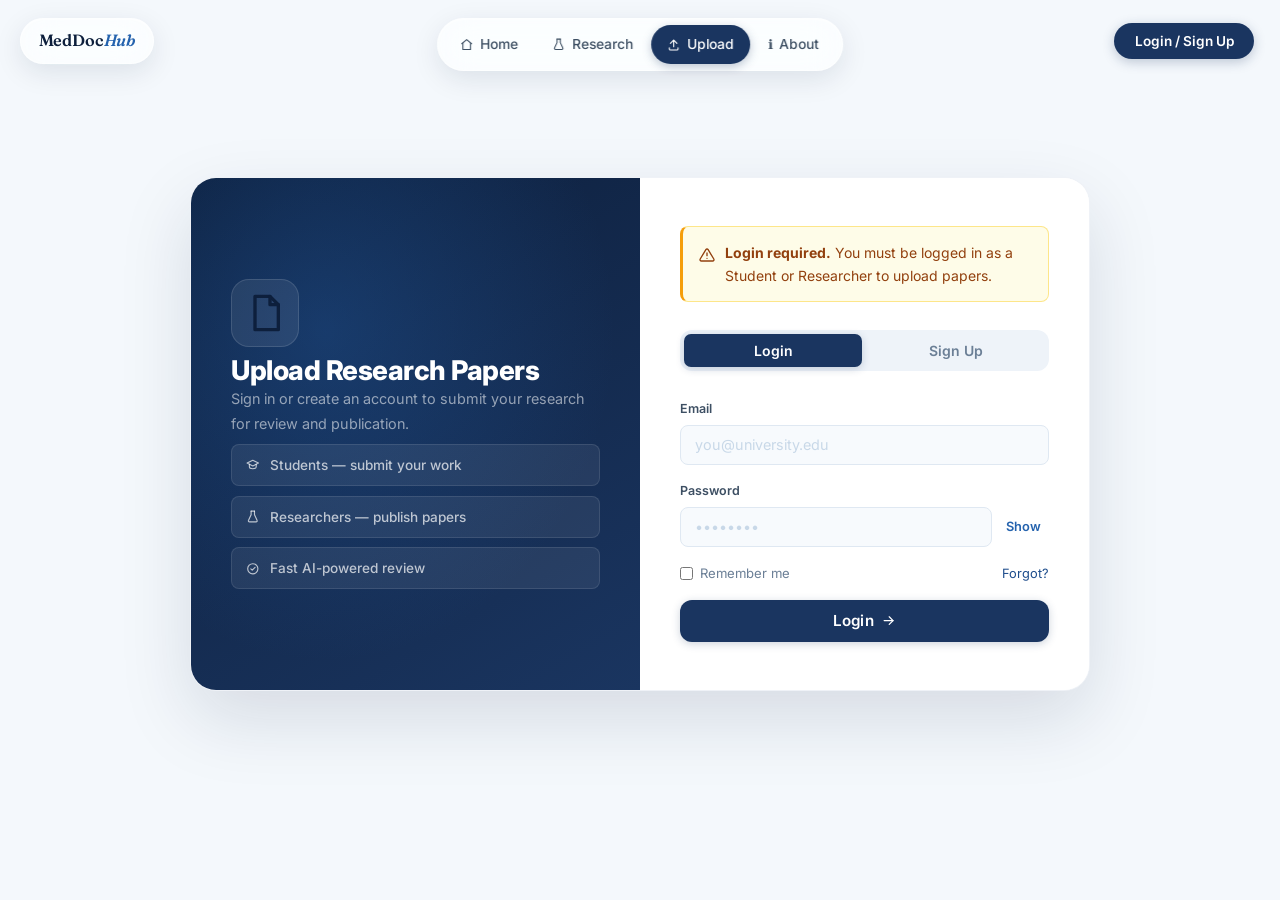
<file: upload.html>
<!DOCTYPE html>
<html lang="en">

<head>
    <meta charset="UTF-8">
    <meta name="viewport" content="width=device-width, initial-scale=1.0">
    <title>Upload Paper — MedDoc Hub</title>
    <link href="https://fonts.googleapis.com/css2?family=Inter:wght@300;400;500;600;700;800&display=swap"
        rel="stylesheet">
    <link rel="stylesheet" href="style.css">
    <style>
        /* ── Auth gate (unauthenticated view) ── */
        #auth-gate {
            display: none;
            min-height: calc(100vh - 64px);
            align-items: center;
            justify-content: center;
            padding: 5rem 1.5rem 3rem;
            background: var(--bg-page);
        }

        .gate-card {
            background: var(--white);
            border: 1px solid var(--border-subtle);
            border-radius: var(--radius-xl);
            box-shadow: var(--shadow-xl);
            width: 100%;
            max-width: 900px;
            overflow: hidden;
            display: grid;
            grid-template-columns: 1fr 1fr;
        }

        @media (max-width: 640px) {
            .gate-card {
                grid-template-columns: 1fr;
            }

            .gate-left {
                display: none;
            }
        }

        .gate-left {
            background: linear-gradient(150deg, var(--navy-900) 0%, var(--navy-700) 100%);
            padding: 3.5rem 2.5rem;
            display: flex;
            flex-direction: column;
            justify-content: center;
            gap: 1.25rem;
            position: relative;
            overflow: hidden;
        }

        .gate-left::before {
            content: '';
            position: absolute;
            inset: 0;
            background: radial-gradient(ellipse at 30% 30%, rgba(37, 99, 176, 0.35) 0%, transparent 65%);
            pointer-events: none;
        }

        .gate-left-content {
            position: relative;
            z-index: 1;
        }

        .gate-portal-icon {
            font-size: 2.5rem;
            background: rgba(255, 255, 255, 0.08);
            width: 68px;
            height: 68px;
            border-radius: var(--radius-lg);
            display: flex;
            align-items: center;
            justify-content: center;
            border: 1px solid rgba(255, 255, 255, 0.12);
            margin-bottom: 0.5rem;
        }

        .gate-left h2 {
            font-size: 1.7rem;
            font-weight: 800;
            color: var(--white);
            line-height: 1.2;
            letter-spacing: -0.5px;
        }

        .gate-left p {
            font-size: 0.9rem;
            color: rgba(255, 255, 255, 0.55);
            line-height: 1.7;
        }

        .gate-badges {
            display: flex;
            flex-direction: column;
            gap: 0.6rem;
            margin-top: 0.5rem;
        }

        .gate-badge {
            display: flex;
            align-items: center;
            gap: 0.65rem;
            background: rgba(255, 255, 255, 0.07);
            border: 1px solid rgba(255, 255, 255, 0.1);
            border-radius: var(--radius-sm);
            padding: 0.55rem 0.9rem;
            font-size: 0.85rem;
            color: rgba(255, 255, 255, 0.7);
            font-weight: 500;
        }

        /* Gate right — forms */
        .gate-right {
            padding: 3rem 2.5rem;
            background: var(--white);
        }

        .gate-alert {
            background: #fefce8;
            border: 1px solid #fde68a;
            border-left: 3px solid #f59e0b;
            border-radius: var(--radius-sm);
            padding: 0.85rem 1rem;
            margin-bottom: 1.75rem;
            display: flex;
            gap: 0.65rem;
            align-items: flex-start;
            font-size: 0.875rem;
            color: #92400e;
        }

        .gate-alert-icon {
            font-size: 1rem;
            flex-shrink: 0;
            margin-top: 1px;
        }

        /* Gate tabs */
        .gate-tabs {
            display: flex;
            gap: 0.3rem;
            background: var(--slate-100);
            border-radius: var(--radius-md);
            padding: 0.25rem;
            margin-bottom: 1.75rem;
        }

        .gate-tab-btn {
            flex: 1;
            padding: 0.5rem;
            border: none;
            border-radius: 7px;
            font-family: inherit;
            font-size: 0.875rem;
            font-weight: 600;
            cursor: pointer;
            background: transparent;
            color: var(--text-muted);
            transition: var(--transition);
        }

        .gate-tab-btn.active {
            background: var(--navy-700);
            color: #fff;
            box-shadow: 0 2px 8px rgba(22, 48, 96, 0.2);
        }

        .gate-form {
            display: none;
        }

        .gate-form.active {
            display: flex;
            flex-direction: column;
            gap: 1rem;
        }

        .gate-input-group {
            display: flex;
            flex-direction: column;
            gap: 0.35rem;
        }

        .gate-input-group label {
            font-size: 0.78rem;
            font-weight: 600;
            color: var(--text-secondary);
        }

        .gate-input-group input,
        .gate-input-group select {
            background: var(--slate-50);
            border: 1px solid var(--border);
            border-radius: var(--radius-sm);
            padding: 0.65rem 0.9rem;
            color: var(--text-primary);
            font-family: inherit;
            font-size: 0.9rem;
            transition: var(--transition);
            outline: none;
            width: 100%;
        }

        .gate-input-group input:focus,
        .gate-input-group select:focus {
            border-color: var(--navy-500);
            background: var(--white);
            box-shadow: 0 0 0 3px rgba(30, 64, 128, 0.08);
        }

        .gate-input-group input::placeholder {
            color: var(--slate-300);
        }

        .gate-pw-row {
            display: flex;
            gap: 0.4rem;
            align-items: center;
        }

        .gate-pw-row input {
            flex: 1;
        }

        .gate-form-row {
            display: flex;
            align-items: center;
            justify-content: space-between;
            font-size: 0.82rem;
        }

        .gate-checkbox {
            display: flex;
            align-items: center;
            gap: 0.45rem;
            font-size: 0.82rem;
            color: var(--text-muted);
            cursor: pointer;
        }

        .gate-forgot {
            font-size: 0.8rem;
            color: var(--navy-600);
            transition: var(--transition);
        }

        .gate-forgot:hover {
            color: var(--navy-800);
        }

        .gate-small {
            font-size: 0.76rem;
            color: var(--text-muted);
            text-align: center;
            margin-top: 0.5rem;
        }

        .gate-small a {
            color: var(--navy-600);
        }

        .gate-btn {
            width: 100%;
            padding: 0.7rem;
            font-size: 0.95rem;
        }

        /* ── Redirect notice ── */
        #redirect-notice {
            display: none;
            min-height: calc(100vh - 64px);
            align-items: center;
            justify-content: center;
            padding: 5rem 1.5rem 3rem;
            background: var(--bg-page);
        }

        .redirect-card {
            background: var(--white);
            border: 1px solid var(--border-subtle);
            border-radius: var(--radius-xl);
            padding: 3.5rem 3rem;
            max-width: 480px;
            width: 100%;
            text-align: center;
            box-shadow: var(--shadow-xl);
        }

        .redirect-spinner {
            width: 44px;
            height: 44px;
            border: 3px solid var(--navy-100);
            border-top-color: var(--navy-600);
            border-radius: 50%;
            animation: spin 0.8s linear infinite;
            margin: 0 auto 1.5rem;
        }

        @keyframes spin {
            to {
                transform: rotate(360deg);
            }
        }

        .redirect-icon {
            font-size: 3rem;
            margin-bottom: 0.75rem;
            display: block;
        }

        .redirect-card h2 {
            font-size: 1.5rem;
            font-weight: 800;
            color: var(--text-primary);
            margin-bottom: 0.65rem;
            letter-spacing: -0.3px;
        }

        .redirect-card p {
            color: var(--text-muted);
            font-size: 0.9rem;
            line-height: 1.7;
            margin-bottom: 1.75rem;
        }

        .redirect-card .btn {
            margin: 0.4rem;
        }

        .redirect-progress {
            width: 100%;
            height: 3px;
            background: var(--navy-100);
            border-radius: 999px;
            margin-bottom: 1.5rem;
            overflow: hidden;
        }

        .redirect-progress-bar {
            height: 100%;
            background: var(--navy-600);
            border-radius: 999px;
            width: 0%;
            animation: progress 2.5s linear forwards;
        }

        @keyframes progress {
            from {
                width: 0%;
            }

            to {
                width: 100%;
            }
        }
    </style>
</head>

<body>

    <!-- ═══ PILL 1: Logo — top left ═══ -->
    <div class="dock dock-logo-pill">
        <a href="index.html" class="dock-logo">MedDoc<span>Hub</span></a>
    </div>

    <!-- ═══ PILL 2: Nav links — top centre ═══ -->
    <nav class="dock dock-nav-pill" id="site-dock" role="navigation" aria-label="Main navigation">
        <ul class="dock-nav">
            <li><a href="index.html"><span class="nav-icon"><svg class="ic" viewBox="0 0 24 24" fill="none" stroke="currentColor" stroke-width="2" stroke-linecap="round" stroke-linejoin="round"><path d="M3 10.5 12 3l9 7.5"/><path d="M5 9.5V21h14V9.5"/></svg></span> Home</a></li>
            <li><a href="research.html"><span class="nav-icon"><svg class="ic" viewBox="0 0 24 24" fill="none" stroke="currentColor" stroke-width="2" stroke-linecap="round" stroke-linejoin="round"><path d="M9 2v6.5L4.5 18a2 2 0 0 0 1.8 3h11.4a2 2 0 0 0 1.8-3L15 8.5V2"/><path d="M9 2h6"/></svg></span> Research</a></li>
            <li><a href="upload.html" class="active"><span class="nav-icon"><svg class="ic" viewBox="0 0 24 24" fill="none" stroke="currentColor" stroke-width="2" stroke-linecap="round" stroke-linejoin="round"><path d="M12 16V4"/><path d="M6 10l6-6 6 6"/><path d="M4 18v2a2 2 0 0 0 2 2h12a2 2 0 0 0 2-2v-2"/></svg></span> Upload</a></li>
            <li><a href="about.html"><span class="nav-icon">ℹ</span> About</a></li>
        </ul>
    </nav>

    <!-- ═══ PILL 3: Auth / Login — top right ═══ -->
    <div class="dock dock-auth-pill" id="site-dock-auth">
        <button class="dock-btn-login" id="nav-auth-btn">Login / Sign Up</button>
        <div id="dock-user-info">
            <span id="dock-username"></span>
            <a href="#" id="dock-dash-btn"></a>
            <button class="btn btn-secondary" id="dock-logout-btn">Logout</button>
        </div>
        <button class="dock-hamburger" id="dock-hamburger" aria-label="Open menu"><svg class="ic" viewBox="0 0 24 24" fill="none" stroke="currentColor" stroke-width="2" stroke-linecap="round" stroke-linejoin="round"><path d="M4 7h16M4 12h16M4 17h16"/></svg></button>
    </div>
    <div class="dock-mobile-menu" id="dock-mobile-menu">
        <a href="index.html"><span><svg class="ic" viewBox="0 0 24 24" fill="none" stroke="currentColor" stroke-width="2" stroke-linecap="round" stroke-linejoin="round"><path d="M3 10.5 12 3l9 7.5"/><path d="M5 9.5V21h14V9.5"/></svg></span> Home</a>
        <a href="research.html"><span><svg class="ic" viewBox="0 0 24 24" fill="none" stroke="currentColor" stroke-width="2" stroke-linecap="round" stroke-linejoin="round"><path d="M9 2v6.5L4.5 18a2 2 0 0 0 1.8 3h11.4a2 2 0 0 0 1.8-3L15 8.5V2"/><path d="M9 2h6"/></svg></span> Research</a>
        <a href="upload.html" class="active"><span><svg class="ic" viewBox="0 0 24 24" fill="none" stroke="currentColor" stroke-width="2" stroke-linecap="round" stroke-linejoin="round"><path d="M12 16V4"/><path d="M6 10l6-6 6 6"/><path d="M4 18v2a2 2 0 0 0 2 2h12a2 2 0 0 0 2-2v-2"/></svg></span> Upload</a>
        <a href="about.html"><span>ℹ</span> About</a>
    </div>
    <div class="nav-bg-bar" id="nav-bg-bar"></div>

    <!-- ═══════════════════════ AUTH GATE ═══════════════════════ -->
    <section id="auth-gate">
        <div class="gate-card">

            <!-- Left panel -->
            <div class="gate-left">
                <div class="gate-left-content">
                    <div class="gate-portal-icon"><svg class="ic" viewBox="0 0 24 24" fill="none" stroke="currentColor" stroke-width="2" stroke-linecap="round" stroke-linejoin="round"><path d="M6 2h9l5 5v15H6z"/><path d="M15 2v5h5"/></svg></div>
                    <h2>Upload Research Papers</h2>
                    <p>Sign in or create an account to submit your research for review and publication.</p>
                    <div class="gate-badges">
                        <div class="gate-badge"><svg class="ic" viewBox="0 0 24 24" fill="none" stroke="currentColor" stroke-width="2" stroke-linecap="round" stroke-linejoin="round"><path d="m2 9 10-5 10 5-10 5z"/><path d="M6 11v5c0 1.5 3 3 6 3s6-1.5 6-3v-5"/></svg> Students — submit your work</div>
                        <div class="gate-badge"><svg class="ic" viewBox="0 0 24 24" fill="none" stroke="currentColor" stroke-width="2" stroke-linecap="round" stroke-linejoin="round"><path d="M9 2v6.5L4.5 18a2 2 0 0 0 1.8 3h11.4a2 2 0 0 0 1.8-3L15 8.5V2"/><path d="M9 2h6"/></svg> Researchers — publish papers</div>
                        <div class="gate-badge"><svg class="ic" viewBox="0 0 24 24" fill="none" stroke="currentColor" stroke-width="2" stroke-linecap="round" stroke-linejoin="round"><circle cx="12" cy="12" r="9"/><path d="m8.5 12 2.5 2.5 5-5"/></svg> Fast AI-powered review</div>
                    </div>
                </div>
            </div>

            <!-- Right panel — forms -->
            <div class="gate-right">
                <div class="gate-alert">
                    <span class="gate-alert-icon"><svg class="ic" viewBox="0 0 24 24" fill="none" stroke="currentColor" stroke-width="2" stroke-linecap="round" stroke-linejoin="round"><path d="M10.3 3.9 1.8 18a2 2 0 0 0 1.7 3h17a2 2 0 0 0 1.7-3L13.7 3.9a2 2 0 0 0-3.4 0z"/><path d="M12 9v4"/><path d="M12 17h.01"/></svg></span>
                    <span><strong>Login required.</strong> You must be logged in as a Student or Researcher to upload
                        papers.</span>
                </div>

                <div class="gate-tabs">
                    <button class="gate-tab-btn active" data-target="login-form">Login</button>
                    <button class="gate-tab-btn" data-target="signup-form">Sign Up</button>
                </div>

                <!-- Login -->
                <form id="login-form" class="gate-form active" autocomplete="on">
                    <div class="gate-input-group">
                        <label for="login-email">Email</label>
                        <input id="login-email" type="email" placeholder="you@university.edu" required>
                    </div>
                    <div class="gate-input-group">
                        <label for="login-password">Password</label>
                        <div class="gate-pw-row">
                            <input id="login-password" type="password" placeholder="••••••••" required>
                            <button type="button" class="btn-ghost" id="login-toggle">Show</button>
                        </div>
                    </div>
                    <div class="gate-form-row">
                        <label class="gate-checkbox"><input type="checkbox"> Remember me</label>
                        <a href="#" class="gate-forgot">Forgot?</a>
                    </div>
                    <button class="btn btn-primary gate-btn" type="submit">Login <svg class="ic" viewBox="0 0 24 24" fill="none" stroke="currentColor" stroke-width="2" stroke-linecap="round" stroke-linejoin="round"><path d="M5 12h14"/><path d="m13 6 6 6-6 6"/></svg></button>
                </form>

                <!-- Sign Up -->
                <form id="signup-form" class="gate-form" autocomplete="on">
                    <div class="gate-input-group">
                        <label for="signup-name">Full Name</label>
                        <input id="signup-name" type="text" placeholder="Dr. Jane Doe" required>
                    </div>
                    <div class="gate-input-group">
                        <label for="signup-email">Email</label>
                        <input id="signup-email" type="email" placeholder="you@university.edu" required>
                    </div>
                    <div class="gate-input-group">
                        <label for="signup-password">Create Password</label>
                        <div class="gate-pw-row">
                            <input id="signup-password" type="password" placeholder="Minimum 8 characters" minlength="8"
                                required>
                            <button type="button" class="btn-ghost" id="signup-toggle">Show</button>
                        </div>
                    </div>
                    <div class="gate-input-group">
                        <label for="signup-role">I am a…</label>
                        <select id="signup-role" required>
                            <option value="">Select your role</option>
                            <option value="student">Student</option>
                            <option value="researcher">Researcher / Professor</option>
                        </select>
                    </div>
                    <button class="btn btn-primary gate-btn" type="submit">Create Account <svg class="ic" viewBox="0 0 24 24" fill="none" stroke="currentColor" stroke-width="2" stroke-linecap="round" stroke-linejoin="round"><path d="M5 12h14"/><path d="m13 6 6 6-6 6"/></svg></button>
                    <p class="gate-small">By signing up you agree to our <a href="#">Terms</a> and <a href="#">Privacy
                            Policy</a>.</p>
                </form>
            </div>

        </div>
    </section>

    <!-- ═══════════════════════ REDIRECT NOTICE ═══════════════════════ -->
    <section id="redirect-notice">
        <div class="redirect-card">
            <div class="redirect-spinner"></div>
            <span class="redirect-icon" id="redirect-icon"></span>
            <h2 id="redirect-heading">Taking you to your dashboard…</h2>
            <p id="redirect-msg"></p>
            <div class="redirect-progress">
                <div class="redirect-progress-bar"></div>
            </div>
            <a id="redirect-btn" href="#" class="btn btn-primary">Go to My Dashboard</a>
            <a href="index.html" class="btn btn-secondary">Back to Home</a>
        </div>
    </section>

    <!-- ═══════════════════════ SCRIPTS ═══════════════════════ -->
    <script src="particles.js"></script>
    <script src="auth.js"></script>
    <script>
        // Dock scroll morph
        const dockEls = document.querySelectorAll('.dock');
        const navBgBar = document.getElementById('nav-bg-bar');
        if (dockEls.length) {
            const onScroll = () => {
                const scrolled = window.scrollY > 30;
                dockEls.forEach(d => d.classList.toggle('scrolled', scrolled));
                if (navBgBar) navBgBar.classList.toggle('scrolled', scrolled);
            };
            window.addEventListener('scroll', onScroll, { passive: true });
            onScroll();
        }
        // Dock hamburger
        (function () {
            const ham = document.getElementById('dock-hamburger');
            const menu = document.getElementById('dock-mobile-menu');
            if (!ham || !menu) return;
            ham.addEventListener('click', e => { e.stopPropagation(); menu.classList.toggle('open'); });
            document.addEventListener('click', e => { if (!menu.contains(e.target) && e.target !== ham) menu.classList.remove('open'); });
        })();

        // Nav
        initNavAuth();

        const PORTAL_MAP_LOCAL = {
            student: { url: 'student-dashboard.html', icon: '<svg class="ic" viewBox="0 0 24 24" fill="none" stroke="currentColor" stroke-width="2" stroke-linecap="round" stroke-linejoin="round"><path d="m2 9 10-5 10 5-10 5z"/><path d="M6 11v5c0 1.5 3 3 6 3s6-1.5 6-3v-5"/></svg>', label: 'Student Dashboard' },
            researcher: { url: 'professor-dashboard.html', icon: '<svg class="ic" viewBox="0 0 24 24" fill="none" stroke="currentColor" stroke-width="2" stroke-linecap="round" stroke-linejoin="round"><path d="M9 2v6.5L4.5 18a2 2 0 0 0 1.8 3h11.4a2 2 0 0 0 1.8-3L15 8.5V2"/><path d="M9 2h6"/></svg>', label: 'Researcher Dashboard' },
            admin: { url: 'admin.html', icon: '<svg class="ic" viewBox="0 0 24 24" fill="none" stroke="currentColor" stroke-width="2" stroke-linecap="round" stroke-linejoin="round"><path d="M12 2 4 5v6c0 5 3.5 8.5 8 11 4.5-2.5 8-6 8-11V5z"/></svg>', label: 'Admin Dashboard' }
        };

        function checkUploadAccess() {
            const { isLoggedIn, userName, userRole } = getSession();
            const authGate = document.getElementById('auth-gate');
            const redirectNotice = document.getElementById('redirect-notice');

            if (!isLoggedIn) {
                authGate.style.display = 'flex';
                redirectNotice.style.display = 'none';
                return;
            }

            authGate.style.display = 'none';
            redirectNotice.style.display = 'flex';

            const portal = PORTAL_MAP_LOCAL[userRole] || PORTAL_MAP_LOCAL['student'];
            const roleLabel = userRole === 'researcher'
                ? 'Researcher / Professor'
                : (userRole ? userRole.charAt(0).toUpperCase() + userRole.slice(1) : 'User');

            document.getElementById('redirect-icon').innerHTML = portal.icon;
            document.getElementById('redirect-heading').textContent = `Hi ${userName}!`;
            document.getElementById('redirect-msg').textContent =
                `You're signed in as a ${roleLabel}. Redirecting you to your ${portal.label} where you can upload and manage your papers.`;
            document.getElementById('redirect-btn').href = portal.url;

            setTimeout(() => { window.location.href = portal.url; }, 2500);
        }

        checkUploadAccess();

        // Gate tab switching
        document.querySelectorAll('.gate-tab-btn').forEach(btn => {
            btn.addEventListener('click', () => {
                document.querySelectorAll('.gate-tab-btn').forEach(b => b.classList.remove('active'));
                btn.classList.add('active');
                document.querySelectorAll('.gate-form').forEach(f => f.classList.remove('active'));
                document.getElementById(btn.dataset.target).classList.add('active');
            });
        });

        // Password toggles
        document.getElementById('login-toggle').addEventListener('click', function () {
            const inp = document.getElementById('login-password');
            inp.type = inp.type === 'password' ? 'text' : 'password';
            this.textContent = inp.type === 'password' ? 'Show' : 'Hide';
        });
        document.getElementById('signup-toggle').addEventListener('click', function () {
            const inp = document.getElementById('signup-password');
            inp.type = inp.type === 'password' ? 'text' : 'password';
            this.textContent = inp.type === 'password' ? 'Show' : 'Hide';
        });

        // Gate forms: login & signup
        initGateForms({
            requiredRole: null,
            onGrantAccess: function (user) {
                initNavAuth();
                checkUploadAccess();
            }
        });

        // Logout (dock logout button)
        const navLogoutBtn = document.getElementById('dock-logout-btn');
        navLogoutBtn && navLogoutBtn.addEventListener('click', () => {
            mdhLogout();
            initNavAuth();
            checkUploadAccess();
        });
    </script>
</body>

</html>
</file>
<file: style.css>
/* ============================================================
   MedDoc Hub — Design System
   A quiet academic-clinical register: manuscript serif for
   voice, a disciplined grid sans for interface, tabular mono
   for data. Palette is the platform's original navy/pale-blue —
   unchanged, only used with more intention.
   ============================================================ */

@import url('https://fonts.googleapis.com/css2?family=Fraunces:ital,opsz,wght@0,9..144,380;0,9..144,500;0,9..144,600;1,9..144,500&family=Inter:wght@400;500;600;700;800&family=JetBrains+Mono:wght@400;500;600&display=swap');

:root {
  /* ── Core palette — unchanged from original build ── */
  --navy-900: #0d1f3c;
  --navy-800: #132848;
  --navy-700: #1a3560;
  --navy-600: #1e4d8c;
  --navy-500: #2563ae;
  --navy-400: #4f8fd4;
  --navy-300: #93bfe8;
  --navy-100: #daeaf8;
  --navy-50: #f0f7ff;

  --slate-700: #3d4f63;
  --slate-500: #6b7f96;
  --slate-400: #8fa3b8;
  --slate-300: #c8d8e8;
  --slate-200: #dfe8f2;
  --slate-100: #eef3f9;
  --slate-50: #f7fafd;

  --white: #ffffff;
  --teal-500: #0891b2;
  --teal-100: #cffafe;
  --red-500: #e03131;
  --amber-500: #e67700;
  --green-600: #2f9e44;

  /* ── Semantic aliases (kept — dashboards depend on these) ── */
  --bg-page: #f4f8fc;
  --bg-card: var(--white);
  --bg-deep: var(--navy-900);
  --text-primary: var(--navy-900);
  --text-secondary: var(--slate-700);
  --text-muted: var(--slate-500);
  --border: var(--slate-200);
  --border-subtle: rgba(30, 77, 140, 0.07);
  --accent: var(--navy-600);
  --accent-hover: var(--navy-700);
  --accent-grad: linear-gradient(135deg, #1e4d8c 0%, #2563ae 100%);

  --shadow-xs: 0 1px 2px rgba(13, 31, 60, 0.04);
  --shadow-sm: 0 2px 8px rgba(13, 31, 60, 0.06), 0 1px 3px rgba(13, 31, 60, 0.04);
  --shadow-md: 0 6px 20px rgba(13, 31, 60, 0.08), 0 2px 8px rgba(13, 31, 60, 0.04);
  --shadow-lg: 0 16px 48px rgba(13, 31, 60, 0.10), 0 4px 14px rgba(13, 31, 60, 0.06);
  --shadow-xl: 0 28px 72px rgba(13, 31, 60, 0.13);

  --radius-xs: 4px;
  --radius-sm: 8px;
  --radius-md: 12px;
  --radius-lg: 18px;
  --radius-xl: 26px;
  --transition: all 0.28s cubic-bezier(0.22, 1, 0.36, 1);

  /* ── Type system ── */
  --font-display: 'Fraunces', Georgia, serif;
  --font-body: 'Inter', -apple-system, BlinkMacSystemFont, sans-serif;
  --font-mono: 'JetBrains Mono', ui-monospace, SFMono-Regular, monospace;
}

/* ── Reset ── */
*,
*::before,
*::after {
  box-sizing: border-box;
  margin: 0;
  padding: 0;
}

html {
  scroll-behavior: smooth;
  font-size: 16px;
}

@media (prefers-reduced-motion: reduce) {
  html {
    scroll-behavior: auto;
  }

  *,
  *::before,
  *::after {
    animation-duration: 0.001ms !important;
    animation-iteration-count: 1 !important;
    transition-duration: 0.001ms !important;
    scroll-behavior: auto !important;
  }
}

body {
  font-family: var(--font-body);
  background: var(--bg-page);
  color: var(--text-primary);
  line-height: 1.65;
  overflow-x: hidden;
  -webkit-font-smoothing: antialiased;
  -moz-osx-font-smoothing: grayscale;
  animation: pageFadeIn 0.45s ease forwards;
}

@keyframes pageFadeIn {
  from {
    opacity: 0;
  }

  to {
    opacity: 1;
  }
}

a {
  color: inherit;
  text-decoration: none;
}

ul {
  list-style: none;
}

img,
svg {
  max-width: 100%;
  display: block;
}

/* Inline icon utility — used to replace emoji throughout the app */
.ic {
  display: inline-block;
  width: 1em;
  height: 1em;
  vertical-align: -0.15em;
  flex-shrink: 0;
  stroke: currentColor;
}

/* Visible, deliberate focus ring everywhere — keyboard users included */
a:focus-visible,
button:focus-visible,
input:focus-visible,
select:focus-visible,
textarea:focus-visible,
[tabindex]:focus-visible {
  outline: 2px solid var(--navy-500);
  outline-offset: 3px;
  border-radius: 4px;
}

::-webkit-scrollbar {
  width: 6px;
  height: 6px;
}

::-webkit-scrollbar-track {
  background: var(--slate-100);
}

::-webkit-scrollbar-thumb {
  background: var(--navy-300);
  border-radius: 3px;
}

::selection {
  background: var(--navy-200, #c8dff4);
  color: var(--navy-900);
}

.container {
  max-width: 1200px;
  margin: 0 auto;
  padding: 0 2rem;
}

.sr-only {
  position: absolute;
  width: 1px;
  height: 1px;
  padding: 0;
  margin: -1px;
  overflow: hidden;
  clip: rect(0, 0, 0, 0);
  white-space: nowrap;
  border: 0;
}

.skip-link {
  position: absolute;
  left: 1rem;
  top: -60px;
  z-index: 10050;
  background: var(--navy-900);
  color: #fff;
  padding: 0.7rem 1.1rem;
  border-radius: var(--radius-sm);
  font-weight: 600;
  font-size: 0.85rem;
  transition: top 0.2s ease;
}

.skip-link:focus {
  top: 1rem;
}

/* ══════════════════════════════════════════
   BUTTONS
══════════════════════════════════════════ */
.btn {
  display: inline-flex;
  align-items: center;
  justify-content: center;
  gap: 0.45rem;
  padding: 0.6rem 1.3rem;
  border-radius: var(--radius-md);
  font-size: 0.875rem;
  font-weight: 600;
  font-family: var(--font-body);
  cursor: pointer;
  border: none;
  transition: var(--transition);
  white-space: nowrap;
  letter-spacing: 0.01em;
}

.btn svg {
  width: 1em;
  height: 1em;
  flex-shrink: 0;
}

.btn-primary {
  background: var(--navy-700);
  color: #fff;
  box-shadow: 0 2px 8px rgba(26, 53, 96, 0.22);
}

.btn-primary:hover {
  background: var(--navy-800);
  transform: translateY(-1px);
  box-shadow: 0 8px 22px rgba(26, 53, 96, 0.30);
}

.btn-primary:active {
  transform: translateY(0);
}

.btn-secondary {
  background: var(--white);
  color: var(--text-secondary);
  border: 1px solid var(--border);
  box-shadow: var(--shadow-xs);
}

.btn-secondary:hover {
  background: var(--slate-50);
  border-color: var(--navy-300);
  color: var(--navy-800);
  transform: translateY(-1px);
  box-shadow: var(--shadow-sm);
}

.btn-outline {
  background: transparent;
  color: var(--navy-600);
  border: 1.5px solid var(--navy-400);
}

.btn-outline:hover {
  background: var(--navy-50);
  border-color: var(--navy-600);
  transform: translateY(-1px);
}

.btn-light {
  background: rgba(255, 255, 255, 0.14);
  color: #fff;
  border: 1.5px solid rgba(255, 255, 255, 0.28);
  backdrop-filter: blur(8px);
}

.btn-light:hover {
  background: rgba(255, 255, 255, 0.22);
  transform: translateY(-1px);
  box-shadow: 0 6px 20px rgba(0, 0, 0, 0.12);
}

.btn-block {
  width: 100%;
}

.btn-lg {
  padding: 0.85rem 2.1rem;
  font-size: 0.95rem;
}

.btn-sm {
  padding: 0.4rem 0.9rem;
  font-size: 0.8rem;
}

.btn-ghost {
  background: none;
  border: none;
  color: var(--navy-500);
  font-size: 0.8rem;
  cursor: pointer;
  padding: 0.2rem 0.5rem;
  font-family: inherit;
  font-weight: 600;
  transition: var(--transition);
  flex-shrink: 0;
}

.btn-ghost:hover {
  color: var(--navy-800);
}

/* ══════════════════════════════════════════
   SECTION SCAFFOLDING
══════════════════════════════════════════ */
.section-eyebrow,
.features-eyebrow {
  display: inline-flex;
  align-items: center;
  gap: 0.6rem;
  font-family: var(--font-mono);
  font-size: 0.72rem;
  font-weight: 500;
  letter-spacing: 0.14em;
  text-transform: uppercase;
  color: var(--navy-500);
  margin-bottom: 1rem;
}

.section-eyebrow::before,
.features-eyebrow::before {
  content: '';
  width: 22px;
  height: 1px;
  background: var(--navy-400);
  display: inline-block;
}

.section-title {
  font-family: var(--font-display);
  font-size: clamp(1.9rem, 3.4vw, 2.65rem);
  font-weight: 600;
  letter-spacing: -0.01em;
  line-height: 1.2;
  color: var(--navy-900);
  margin-bottom: 0.9rem;
  max-width: 34ch;
}

.section-title span {
  font-style: italic;
  color: var(--navy-600);
}

.section-subtitle {
  font-size: 1rem;
  color: var(--text-muted);
  max-width: 46ch;
  line-height: 1.7;
}

.features-header .section-title,
.features-header .section-subtitle,
section[class] > .container > .section-eyebrow,
section[class] > .container > .section-title,
section[class] > .container > .section-subtitle {
  text-align: left;
}

.how-section .container > .section-eyebrow,
.how-section .container > .section-title,
.how-section .container > .section-subtitle,
.research-preview .container > .section-eyebrow,
.research-preview .container > .section-title,
.research-preview .container > .section-subtitle {
  text-align: center;
  margin-left: auto;
  margin-right: auto;
}

.how-section .section-title,
.research-preview .section-title {
  max-width: none;
}

/* ══════════════════════════════════════════
   HERO
══════════════════════════════════════════ */
.hero {
  position: relative;
  min-height: 100vh;
  display: flex;
  align-items: center;
  justify-content: center;
  text-align: center;
  overflow: hidden;
  padding: 8rem 2rem 5rem;
  background:
    linear-gradient(155deg, #eaf4fc 0%, #dcebf8 32%, #cfe2f4 62%, #d7e9f6 100%);
}

/* Fine paper-grain + vignette instead of generic glow orbs */
.hero::before {
  content: '';
  position: absolute;
  inset: 0;
  background-image:
    radial-gradient(rgba(30, 77, 140, 0.10) 1px, transparent 1px);
  background-size: 26px 26px;
  mask-image: radial-gradient(ellipse 70% 60% at 50% 35%, black 20%, transparent 85%);
  -webkit-mask-image: radial-gradient(ellipse 70% 60% at 50% 35%, black 20%, transparent 85%);
  pointer-events: none;
  z-index: 0;
}

.hero::after {
  content: '';
  position: absolute;
  inset: 0;
  background:
    radial-gradient(ellipse 640px 460px at 18% 22%, rgba(147, 191, 232, 0.42) 0%, transparent 70%),
    radial-gradient(ellipse 520px 400px at 84% 78%, rgba(101, 163, 213, 0.26) 0%, transparent 70%);
  pointer-events: none;
  z-index: 0;
  animation: heroOrbs 16s ease-in-out infinite alternate;
}

@keyframes heroOrbs {
  0% {
    opacity: 0.7;
    transform: scale(1) translateY(0);
  }

  100% {
    opacity: 0.95;
    transform: scale(1.04) translateY(-10px);
  }
}

#canvas-particle {
  position: absolute;
  inset: 0;
  z-index: 1;
  opacity: 0.4;
}

.hero-content {
  position: relative;
  z-index: 2;
  max-width: 760px;
  margin: 0 auto;
}

.hero-badge {
  display: inline-flex;
  align-items: center;
  gap: 0.55rem;
  background: rgba(255, 255, 255, 0.7);
  border: 1px solid rgba(30, 77, 140, 0.14);
  color: var(--navy-800);
  font-family: var(--font-mono);
  font-size: 0.72rem;
  font-weight: 500;
  padding: 0.4rem 1rem 0.4rem 0.75rem;
  border-radius: 999px;
  margin-bottom: 2.25rem;
  letter-spacing: 0.06em;
  text-transform: uppercase;
  animation: fadeSlideDown 0.7s cubic-bezier(0.22, 1, 0.36, 1) 0.1s both;
  backdrop-filter: blur(10px);
  box-shadow: 0 2px 12px rgba(30, 77, 140, 0.10);
}

.hero-badge-dot {
  width: 6px;
  height: 6px;
  background: #16b24f;
  border-radius: 50%;
  box-shadow: 0 0 0 3px rgba(34, 197, 94, 0.22);
  animation: pulse 2.8s cubic-bezier(0.4, 0, 0.6, 1) infinite;
  flex-shrink: 0;
}

@keyframes pulse {

  0%,
  100% {
    opacity: 1;
    transform: scale(1);
    box-shadow: 0 0 0 3px rgba(34, 197, 94, 0.22);
  }

  50% {
    opacity: 0.7;
    transform: scale(1.25);
    box-shadow: 0 0 0 6px rgba(34, 197, 94, 0.10);
  }
}

.hero-title {
  font-family: var(--font-display);
  font-size: clamp(2.6rem, 6vw, 4.35rem);
  font-weight: 600;
  line-height: 1.08;
  letter-spacing: -0.015em;
  margin-bottom: 1.6rem;
  color: var(--navy-900);
  animation: fadeSlideDown 0.7s cubic-bezier(0.22, 1, 0.36, 1) 0.2s both;
}

.hero-title-accent {
  color: var(--navy-600);
  display: block;
  font-style: italic;
  font-weight: 500;
  background: linear-gradient(135deg, #1e4d8c 0%, #2563ae 55%, #4f8fd4 100%);
  -webkit-background-clip: text;
  -webkit-text-fill-color: transparent;
  background-clip: text;
}

.hero-subtitle {
  font-size: 1.08rem;
  color: var(--slate-700);
  max-width: 520px;
  margin: 0 auto 2.6rem;
  line-height: 1.75;
  font-weight: 400;
  animation: fadeSlideDown 0.7s cubic-bezier(0.22, 1, 0.36, 1) 0.3s both;
}

.hero-actions {
  display: flex;
  gap: 0.85rem;
  justify-content: center;
  flex-wrap: wrap;
  animation: fadeSlideDown 0.7s cubic-bezier(0.22, 1, 0.36, 1) 0.4s both;
}

.hero-actions .btn {
  padding: 0.85rem 2.1rem;
  font-size: 0.93rem;
}

.hero-actions .btn-light {
  background: rgba(255, 255, 255, 0.75);
  color: var(--navy-800);
  border: 1.5px solid rgba(30, 77, 140, 0.18);
  backdrop-filter: blur(8px);
}

.hero-actions .btn-light:hover {
  background: rgba(255, 255, 255, 0.92);
  border-color: rgba(30, 77, 140, 0.32);
  color: var(--navy-900);
}

/* Hero stats — set like a citation line: tabular mono numerals, hairline rule */
.hero-stats {
  display: flex;
  justify-content: center;
  gap: 0;
  flex-wrap: wrap;
  margin-top: 3.75rem;
  padding-top: 1.9rem;
  border-top: 1px solid rgba(30, 77, 140, 0.14);
  animation: fadeSlideDown 0.7s cubic-bezier(0.22, 1, 0.36, 1) 0.5s both;
}

.hero-stat {
  text-align: center;
  padding: 0 1.75rem;
  border-right: 1px solid rgba(30, 77, 140, 0.14);
}

.hero-stat:last-child {
  border-right: none;
}

.hero-stat-num {
  display: block;
  font-family: var(--font-mono);
  font-variant-numeric: tabular-nums;
  font-size: 1.85rem;
  font-weight: 600;
  color: var(--navy-900);
  line-height: 1;
  letter-spacing: -0.02em;
}

.hero-stat-label {
  font-size: 0.7rem;
  color: var(--text-muted);
  margin-top: 0.45rem;
  text-transform: uppercase;
  letter-spacing: 0.09em;
  font-weight: 500;
}

@keyframes fadeSlideDown {
  from {
    opacity: 0;
    transform: translateY(22px);
  }

  to {
    opacity: 1;
    transform: translateY(0);
  }
}

.hero-welcome {
  display: none;
  align-items: center;
  justify-content: space-between;
  gap: 1.5rem;
  background: rgba(255, 255, 255, 0.78);
  border: 1px solid rgba(30, 77, 140, 0.14);
  backdrop-filter: blur(10px);
  border-radius: var(--radius-lg);
  padding: 1.25rem 1.75rem;
  margin-bottom: 2.25rem;
  box-shadow: var(--shadow-md);
  text-align: left;
}

.hero-welcome.visible {
  display: flex;
}

.hero-welcome-text strong {
  display: block;
  font-family: var(--font-display);
  font-size: 1.15rem;
  color: var(--navy-900);
  margin-bottom: 0.2rem;
}

.hero-welcome-text p {
  font-size: 0.86rem;
  color: var(--text-muted);
}

/* ══════════════════════════════════════════
   SCROLL FLOAT
══════════════════════════════════════════ */
/* Content is visible by default — reveal-on-scroll is an optional
   enhancement layered on top, never a precondition for visibility.
   (A JS-driven .visible toggle depending on IntersectionObserver
   firing correctly proved fragile — headless/robot browsers and
   any timing hiccup left real content permanently hidden.) */
.float-up {
  opacity: 1;
  transform: none;
}

/* ══════════════════════════════════════════
   TRUST BAR
══════════════════════════════════════════ */
.trust-bar {
  background: rgba(255, 255, 255, 0.75);
  border-bottom: 1px solid rgba(30, 77, 140, 0.08);
  padding: 0.9rem 2rem;
  overflow: hidden;
  backdrop-filter: blur(10px);
}

.trust-bar-inner {
  max-width: 1200px;
  margin: 0 auto;
  display: flex;
  align-items: center;
  justify-content: center;
  gap: 0.5rem;
  flex-wrap: wrap;
  font-family: var(--font-mono);
  font-size: 0.72rem;
  font-weight: 500;
  letter-spacing: 0.03em;
  color: var(--slate-700);
  text-transform: uppercase;
}

.trust-bar-inner span {
  display: inline-flex;
  align-items: center;
  gap: 0.4rem;
  padding: 0 0.75rem;
}

.trust-bar-inner svg {
  width: 13px;
  height: 13px;
  color: var(--navy-500);
  flex-shrink: 0;
}

.trust-sep {
  color: rgba(30, 77, 140, 0.2);
}

/* ══════════════════════════════════════════
   CARDS / PAPER CARDS
══════════════════════════════════════════ */
.card {
  background: var(--white);
  border: 1px solid var(--border-subtle);
  border-radius: var(--radius-lg);
  padding: 2rem;
  box-shadow: var(--shadow-sm);
  transition: var(--transition);
  position: relative;
}

.card:hover {
  transform: translateY(-3px);
  border-color: var(--navy-100);
  box-shadow: var(--shadow-lg);
}

.research-preview {
  padding: 6.5rem 0;
  text-align: center;
}

.papers-grid {
  display: grid;
  grid-template-columns: repeat(auto-fit, minmax(280px, 1fr));
  gap: 1.5rem;
  margin-top: 3.25rem;
  text-align: left;
}

.paper-card {
  background: var(--white);
  border: 1px solid var(--border);
  border-radius: var(--radius-lg);
  padding: 1.75rem;
  box-shadow: var(--shadow-xs);
  transition: var(--transition);
  position: relative;
  border-top: 3px solid var(--navy-100);
}

.paper-card:hover {
  transform: translateY(-4px);
  box-shadow: var(--shadow-lg);
  border-top-color: var(--navy-500);
}

/* ══════════════════════════════════════════
   FEATURES
══════════════════════════════════════════ */
.features {
  padding: 6.5rem 0;
  background: linear-gradient(180deg, #ffffff 0%, #f7fbff 100%);
}

.features-header {
  max-width: 640px;
  margin-bottom: 3.5rem;
}

.features-grid-new {
  display: grid;
  grid-template-columns: repeat(3, 1fr);
  gap: 1.35rem;
}

.feat-card--large {
  grid-column: span 2;
  grid-row: span 2;
}

@media (max-width: 900px) {
  .features-grid-new {
    grid-template-columns: 1fr;
  }

  .feat-card--large {
    grid-column: span 1;
    grid-row: span 1;
  }
}

.feat-card {
  position: relative;
  background: var(--white);
  border: 1px solid var(--border);
  border-radius: var(--radius-lg);
  padding: 1.9rem;
  overflow: hidden;
  transition: var(--transition);
  display: flex;
  flex-direction: column;
}

.feat-card:hover {
  transform: translateY(-4px);
  box-shadow: var(--shadow-lg);
  border-color: var(--navy-200, var(--navy-100));
}

.feat-card h3 {
  font-family: var(--font-display);
  font-size: 1.2rem;
  font-weight: 600;
  color: var(--navy-900);
  margin-bottom: 0.55rem;
  letter-spacing: -0.01em;
}

.feat-card--large h3 {
  font-size: 1.5rem;
}

.feat-card p {
  font-size: 0.9rem;
  color: var(--text-muted);
  line-height: 1.7;
  flex: 1;
}

.feat-glow {
  position: absolute;
  top: -60px;
  right: -60px;
  width: 180px;
  height: 180px;
  border-radius: 50%;
  filter: blur(50px);
  opacity: 0;
  transition: opacity 0.4s ease;
  pointer-events: none;
}

.feat-card:hover .feat-glow {
  opacity: 0.55;
}

.feat-icon-wrap {
  width: 46px;
  height: 46px;
  border-radius: var(--radius-sm);
  display: flex;
  align-items: center;
  justify-content: center;
  margin-bottom: 1.25rem;
  transition: transform 0.35s cubic-bezier(0.22, 1, 0.36, 1);
}

.feat-icon-wrap svg {
  width: 22px;
  height: 22px;
}

.feat-card:hover .feat-icon-wrap {
  transform: scale(1.08) rotate(-2deg);
}

.feat-card--navy { background: linear-gradient(160deg, var(--navy-900) 0%, var(--navy-700) 100%); border: none; }
.feat-card--navy h3, .feat-card--navy p { color: rgba(255,255,255,.86); }
.feat-card--navy h3 { color: #fff; }
.feat-card--navy .feat-glow { background: var(--navy-400); }
.feat-card--navy .feat-icon-wrap { background: rgba(255,255,255,.12); color: #fff; }

.feat-card--blue { border-color: var(--navy-100); }
.feat-card--blue .feat-glow { background: var(--navy-300); }
.feat-card--blue .feat-icon-wrap { background: var(--navy-50); color: var(--navy-600); }

.feat-card--teal { border-color: var(--teal-100); }
.feat-card--teal .feat-glow { background: var(--teal-500); }
.feat-card--teal .feat-icon-wrap { background: var(--teal-100); color: var(--teal-500); }

.feat-card--slate { border-color: var(--slate-200); }
.feat-card--slate .feat-glow { background: var(--slate-400); }
.feat-card--slate .feat-icon-wrap { background: var(--slate-100); color: var(--slate-700); }

.feat-tag {
  display: inline-block;
  font-family: var(--font-mono);
  font-size: 0.68rem;
  letter-spacing: 0.04em;
  color: rgba(255, 255, 255, 0.65);
  margin-top: 0.9rem;
  margin-bottom: 0.4rem;
}

.feat-cta {
  display: inline-flex;
  align-items: center;
  gap: 0.35rem;
  font-size: 0.85rem;
  font-weight: 600;
  margin-top: 1.1rem;
  color: var(--navy-600);
  transition: gap 0.25s ease;
}

.feat-card--navy .feat-cta { color: #fff; }

.feat-card:hover .feat-cta {
  gap: 0.55rem;
}

.feat-stat-row {
  display: flex;
  gap: 1.5rem;
  margin-top: 1rem;
}

.feat-stat {
  font-family: var(--font-mono);
  font-size: 0.78rem;
  color: var(--text-muted);
  display: flex;
  flex-direction: column;
  gap: 0.15rem;
}

.feat-stat span {
  font-size: 1.3rem;
  font-weight: 600;
  color: var(--navy-900);
}

/* ══════════════════════════════════════════
   HOW IT WORKS
══════════════════════════════════════════ */
.how-section {
  background: linear-gradient(160deg, #f7fbff 0%, #eef6fd 100%);
  border-top: 1px solid rgba(30, 77, 140, 0.08);
  border-bottom: 1px solid rgba(30, 77, 140, 0.08);
  padding: 6.5rem 0;
}

.how-steps {
  display: flex;
  align-items: stretch;
  gap: 0;
  margin-top: 3.5rem;
}

.how-step {
  flex: 1;
  min-width: 0;
  background: rgba(255, 255, 255, 0.8);
  border: 1px solid rgba(30, 77, 140, 0.1);
  border-radius: var(--radius-lg);
  padding: 1.85rem 1.35rem 1.6rem;
  text-align: left;
  display: flex;
  flex-direction: column;
  gap: 0;
  backdrop-filter: blur(8px);
  transition: box-shadow 0.38s cubic-bezier(0.22, 1, 0.36, 1),
    transform 0.38s cubic-bezier(0.22, 1, 0.36, 1),
    background 0.3s ease;
}

.how-step:hover {
  box-shadow: 0 12px 32px rgba(30, 77, 140, 0.13);
  transform: translateY(-5px);
  background: rgba(255, 255, 255, 0.98);
}

.how-step-num {
  font-family: var(--font-mono);
  font-size: 0.72rem;
  font-weight: 500;
  letter-spacing: 0.08em;
  color: var(--navy-400);
  margin-bottom: 1.1rem;
}

.how-step-icon {
  width: 42px;
  height: 42px;
  background: var(--navy-50);
  border: 1px solid var(--navy-100);
  border-radius: var(--radius-sm);
  display: flex;
  align-items: center;
  justify-content: center;
  margin-bottom: 1.1rem;
  color: var(--navy-600);
  transition: transform 0.35s cubic-bezier(0.22, 1, 0.36, 1);
}

.how-step-icon svg {
  width: 20px;
  height: 20px;
}

.how-step:hover .how-step-icon {
  transform: scale(1.08) rotate(-2deg);
}

.how-step h3 {
  font-family: var(--font-display);
  font-size: 1.02rem;
  font-weight: 600;
  color: var(--navy-900);
  margin-bottom: 0.5rem;
  line-height: 1.35;
}

.how-step p {
  font-size: 0.82rem;
  color: var(--text-muted);
  line-height: 1.7;
  margin-bottom: 1rem;
  flex: 1;
}

.how-step-tag {
  display: inline-flex;
  align-items: center;
  gap: 0.4rem;
  font-family: var(--font-mono);
  font-size: 0.66rem;
  font-weight: 500;
  letter-spacing: 0.05em;
  margin-top: auto;
  color: var(--navy-500);
}

.how-step-tag::before {
  content: '';
  width: 5px;
  height: 5px;
  border-radius: 50%;
  background: currentColor;
}

.how-connector {
  flex-shrink: 0;
  width: 28px;
  display: flex;
  align-items: center;
  justify-content: center;
  padding-bottom: 2rem;
  color: rgba(30, 77, 140, 0.25);
}

.how-connector svg {
  width: 16px;
  height: 16px;
}

@media (max-width: 900px) {
  .how-steps {
    flex-direction: column;
    align-items: stretch;
    gap: 0;
  }

  .how-step {
    width: 100%;
  }

  .how-connector {
    width: auto;
    height: 24px;
    padding: 0;
    transform: rotate(90deg);
  }
}

/* ══════════════════════════════════════════
   CTA
══════════════════════════════════════════ */
.cta {
  padding: 6.5rem 0;
  text-align: center;
  background: linear-gradient(160deg, var(--navy-900) 0%, var(--navy-800) 55%, var(--navy-700) 100%);
  position: relative;
  overflow: hidden;
}

.cta::before {
  content: '';
  position: absolute;
  inset: 0;
  background-image: radial-gradient(rgba(255, 255, 255, 0.06) 1px, transparent 1px);
  background-size: 26px 26px;
  pointer-events: none;
}

.cta .container {
  position: relative;
  z-index: 1;
}

.cta .section-eyebrow {
  color: var(--navy-300);
  justify-content: center;
}

.cta .section-eyebrow::before {
  background: var(--navy-400);
}

.cta h2 {
  font-family: var(--font-display);
  font-size: clamp(1.9rem, 3.6vw, 2.75rem);
  font-weight: 600;
  color: #fff;
  margin-bottom: 0.9rem;
  letter-spacing: -0.01em;
}

.cta h2 span {
  font-style: italic;
  color: var(--navy-300);
}

.cta p {
  color: rgba(255, 255, 255, 0.72);
  max-width: 46ch;
  margin: 0 auto 2.25rem;
  font-size: 1rem;
  line-height: 1.7;
}

.cta-actions {
  display: flex;
  gap: 0.85rem;
  justify-content: center;
  flex-wrap: wrap;
}
   DASHBOARD
══════════════════════════════════════════ */
.dashboard-wrapper {
  min-height: 100vh;
  padding: 5.5rem 2rem 2rem;
  max-width: 1200px;
  margin: 0 auto;
}

.dashboard-header {
  margin-bottom: 2.5rem;
}

.dashboard-header h1 {
  font-family: 'Lora', serif;
  font-size: 2rem;
  font-weight: 700;
  margin-bottom: 0.3rem;
  color: var(--text-primary);
  letter-spacing: -0.3px;
}

.dashboard-header p {
  color: var(--text-muted);
}

.dashboard-grid {
  display: grid;
  grid-template-columns: repeat(auto-fit, minmax(280px, 1fr));
  gap: 1.4rem;
}

/* Status badges */
.badge {
  display: inline-block;
  padding: 0.18rem 0.65rem;
  border-radius: 999px;
  font-size: 0.7rem;
  font-weight: 700;
  letter-spacing: 0.3px;
  text-transform: uppercase;
}

.badge-pending {
  background: rgba(230, 119, 0, 0.07);
  color: var(--amber-500);
  border: 1px solid rgba(230, 119, 0, 0.18);
}

.badge-approved {
  background: rgba(47, 158, 68, 0.07);
  color: var(--green-600);
  border: 1px solid rgba(47, 158, 68, 0.18);
}

.badge-rejected {
  background: rgba(224, 49, 49, 0.07);
  color: var(--red-500);
  border: 1px solid rgba(224, 49, 49, 0.18);
}

/* ══════════════════════════════════════════
   PAGE WRAPPERS
══════════════════════════════════════════ */
.page-wrapper {
  min-height: 100vh;
  padding: 6.5rem 2rem 4rem;
  max-width: 960px;
  margin: 0 auto;
}

.page-title {
  font-family: 'Lora', serif;
  font-size: clamp(1.9rem, 4.5vw, 2.5rem);
  font-weight: 700;
  margin-bottom: 0.5rem;
  letter-spacing: -0.3px;
  color: var(--text-primary);
}

.page-title span {
  color: var(--navy-600);
}

.page-subtitle {
  color: var(--text-muted);
  margin-bottom: 2.5rem;
  line-height: 1.75;
}

.form-card {
  max-width: 680px;
}

.form-group {
  display: flex;
  flex-direction: column;
  gap: 0.38rem;
  margin-bottom: 1.15rem;
}

.form-group label {
  font-size: 0.78rem;
  font-weight: 600;
  color: var(--text-secondary);
  letter-spacing: 0.2px;
}

.form-group input,
.form-group textarea,
.form-group select {
  background: var(--slate-50);
  border: 1px solid var(--border);
  border-radius: var(--radius-sm);
  padding: 0.68rem 1rem;
  color: var(--text-primary);
  font-family: 'DM Sans', inherit;
  font-size: 0.9rem;
  transition: var(--transition);
  outline: none;
  resize: vertical;
  width: 100%;
}

.form-group input:focus,
.form-group textarea:focus,
.form-group select:focus {
  border-color: var(--navy-400);
  background: var(--white);
  box-shadow: 0 0 0 3px rgba(30, 77, 140, 0.08);
}

.upload-zone {
  border: 2px dashed var(--slate-300);
  border-radius: var(--radius-lg);
  padding: 3rem 2rem;
  text-align: center;
  cursor: pointer;
  transition: var(--transition);
  color: var(--text-muted);
  background: var(--slate-50);
}

.upload-zone:hover {
  border-color: var(--navy-400);
  background: var(--navy-50);
  color: var(--navy-700);
}

/* ══════════════════════════════════════════
   ABOUT PAGE
══════════════════════════════════════════ */
.about-section {
  padding: 7.5rem 2rem 5rem;
  max-width: 780px;
  margin: 0 auto;
}

.about-hero {
  margin-bottom: 3.5rem;
  padding-bottom: 3rem;
  border-bottom: 1px solid var(--border-subtle);
}

.about-eyebrow {
  display: inline-block;
  background: var(--navy-50);
  color: var(--navy-600);
  border: 1px solid var(--navy-100);
  padding: 4px 14px;
  border-radius: 999px;
  font-size: 0.7rem;
  font-weight: 700;
  letter-spacing: 0.1em;
  text-transform: uppercase;
  margin-bottom: 1rem;
}

.about-section h1 {
  font-family: 'Lora', serif;
  font-size: clamp(2.1rem, 5vw, 2.9rem);
  font-weight: 700;
  margin-bottom: 1.25rem;
  letter-spacing: -0.5px;
  color: var(--text-primary);
  line-height: 1.18;
}

.about-section h1 span {
  color: var(--navy-600);
}

.about-lead {
  font-size: 1.05rem;
  color: var(--text-muted);
  line-height: 1.88;
  max-width: 620px;
}

.about-content {
  display: flex;
  flex-direction: column;
  gap: 2.5rem;
}

.about-block h2 {
  font-size: 1.1rem;
  font-weight: 600;
  color: var(--navy-800);
  margin-bottom: 0.6rem;
  display: flex;
  align-items: center;
  gap: 0.5rem;
}

.about-block h2::before {
  content: '';
  display: inline-block;
  width: 3px;
  height: 1.1rem;
  background: var(--navy-500);
  border-radius: 2px;
  flex-shrink: 0;
}

.about-block p {
  color: var(--text-muted);
  line-height: 1.85;
  font-size: 0.96rem;
}

.about-steps {
  display: grid;
  grid-template-columns: repeat(auto-fit, minmax(200px, 1fr));
  gap: 1.2rem;
  margin-top: 2.5rem;
}

.about-step {
  background: var(--white);
  border: 1px solid var(--border-subtle);
  border-radius: var(--radius-lg);
  padding: 1.4rem;
  box-shadow: var(--shadow-xs);
  transition: var(--transition);
}

.about-step:hover {
  transform: translateY(-2px);
  box-shadow: var(--shadow-md);
  border-color: var(--navy-100);
}

.about-step-num {
  width: 34px;
  height: 34px;
  background: var(--navy-700);
  color: #fff;
  border-radius: 9px;
  display: flex;
  align-items: center;
  justify-content: center;
  font-size: 0.82rem;
  font-weight: 700;
  margin-bottom: 0.85rem;
}

.about-step h3 {
  font-size: 0.88rem;
  font-weight: 600;
  color: var(--text-primary);
  margin-bottom: 0.28rem;
}

.about-step p {
  font-size: 0.8rem;
  color: var(--text-muted);
  line-height: 1.65;
}

/* ══════════════════════════════════════════
   FOOTER
══════════════════════════════════════════ */
.footer {
  border-top: 1px solid var(--border-subtle);
  padding: 3.5rem 2rem 1.5rem;
  background: var(--white);
}

.footer-brand {
  max-width: 280px;
}

.footer-brand p {
  color: var(--text-muted);
  font-size: 0.83rem;
  line-height: 1.72;
  margin-top: 0.6rem;
}

.footer-brand-badges {
  display: flex;
  flex-wrap: wrap;
  gap: 0.45rem;
  margin-top: 1rem;
}

.footer-brand-badge {
  background: var(--slate-50);
  border: 1px solid var(--border-subtle);
  border-radius: 6px;
  padding: 0.28rem 0.65rem;
  font-size: 0.73rem;
  color: var(--text-muted);
}

.footer-content {
  max-width: 1200px;
  margin: 0 auto 2rem;
  display: grid;
  grid-template-columns: 2fr 1fr 1fr;
  gap: 3rem;
}

.footer-section h4 {
  font-size: 0.78rem;
  font-weight: 700;
  color: var(--text-primary);
  margin-bottom: 1rem;
  text-transform: uppercase;
  letter-spacing: 0.08em;
}

.footer-section p {
  color: var(--text-muted);
  font-size: 0.83rem;
  line-height: 1.72;
}

.footer-section ul {
  display: flex;
  flex-direction: column;
  gap: 0.5rem;
}

.footer-section ul li a {
  color: var(--text-muted);
  font-size: 0.83rem;
  transition: var(--transition);
}

.footer-section ul li a:hover {
  color: var(--navy-600);
}

.footer-bottom {
  max-width: 1200px;
  margin: 0 auto;
  border-top: 1px solid var(--border-subtle);
  padding-top: 1.4rem;
  display: flex;
  align-items: center;
  justify-content: space-between;
  flex-wrap: wrap;
  gap: 1rem;
  color: var(--text-muted);
  font-size: 0.78rem;
}

.footer-bottom-links {
  display: flex;
  gap: 1.4rem;
}

.footer-bottom-links a {
  color: var(--text-muted);
  font-size: 0.78rem;
  transition: var(--transition);
}

.footer-bottom-links a:hover {
  color: var(--navy-600);
}

/* ══════════════════════════════════════════
   TABLES
══════════════════════════════════════════ */
.table-wrap {
  overflow-x: auto;
  border-radius: var(--radius-lg);
  border: 1px solid var(--border-subtle);
}

table {
  width: 100%;
  border-collapse: collapse;
  font-size: 0.875rem;
}

thead th {
  background: var(--slate-50);
  color: var(--text-muted);
  font-weight: 600;
  font-size: 0.73rem;
  letter-spacing: 0.06em;
  text-transform: uppercase;
  padding: 0.85rem 1.2rem;
  text-align: left;
  border-bottom: 1px solid var(--border-subtle);
}

tbody tr {
  border-bottom: 1px solid var(--border-subtle);
  transition: var(--transition);
}

tbody tr:last-child {
  border-bottom: none;
}

tbody tr:hover {
  background: var(--slate-50);
}

tbody td {
  padding: 0.9rem 1.2rem;
  color: var(--text-muted);
}

/* ══════════════════════════════════════════
   STATS ROW
══════════════════════════════════════════ */
.stats-row {
  display: flex;
  justify-content: center;
  gap: 4rem;
  flex-wrap: wrap;
  padding: 3rem 2rem;
  background: var(--white);
  border-top: 1px solid var(--border-subtle);
  border-bottom: 1px solid var(--border-subtle);
}

.stat-item {
  text-align: center;
}

.stat-number {
  font-family: 'Lora', serif;
  font-size: 2.4rem;
  font-weight: 700;
  color: var(--navy-700);
  display: block;
  letter-spacing: -0.5px;
}

.stat-label {
  font-size: 0.78rem;
  color: var(--text-muted);
  margin-top: 0.25rem;
  text-transform: uppercase;
  letter-spacing: 0.08em;
  font-weight: 500;
}

/* ══════════════════════════════════════════
   2-STEP AUTH MODAL
══════════════════════════════════════════ */
.modal-step-header {
  display: flex;
  align-items: center;
  gap: 1rem;
  padding: 2rem 2.5rem 0;
  margin-bottom: 1.75rem;
}

.modal-logo-mark {
  width: 34px;
  height: 34px;
  background: var(--navy-700);
  border-radius: 8px;
  flex-shrink: 0;
}

.modal-title {
  font-family: 'Lora', serif;
  font-size: 1.3rem;
  font-weight: 700;
  color: var(--navy-900);
  letter-spacing: -0.3px;
  line-height: 1.2;
  margin: 0;
}

.modal-title span {
  color: var(--navy-600);
}

.modal-subtitle {
  font-size: 0.8rem;
  color: var(--text-muted);
  margin: 0.15rem 0 0;
}

.role-picker {
  display: flex;
  flex-direction: column;
  gap: 0.55rem;
  padding: 0 2.5rem 2.5rem;
}

.role-card {
  display: flex;
  align-items: center;
  gap: 1rem;
  width: 100%;
  background: var(--slate-50);
  border: 1.5px solid var(--border);
  border-radius: var(--radius-md);
  padding: 0.95rem 1.2rem;
  cursor: pointer;
  transition: var(--transition);
  text-align: left;
  font-family: 'DM Sans', inherit;
}

.role-card:hover {
  background: var(--navy-50);
  border-color: var(--navy-300);
  transform: translateX(3px);
  box-shadow: var(--shadow-sm);
}

.role-card-icon {
  font-size: 1.5rem;
  width: 44px;
  height: 44px;
  background: var(--white);
  border: 1px solid var(--border-subtle);
  border-radius: var(--radius-sm);
  display: flex;
  align-items: center;
  justify-content: center;
  flex-shrink: 0;
  box-shadow: var(--shadow-xs);
}

.role-card-title {
  font-size: 0.92rem;
  font-weight: 600;
  color: var(--navy-900);
  display: block;
}

.role-card-body {
  display: flex;
  flex-direction: column;
  flex: 1;
  min-width: 0;
}

.role-card-desc {
  font-size: 0.76rem;
  color: var(--text-muted);
  display: block;
  margin-top: 0.08rem;
}

.role-card-arrow {
  margin-left: auto;
  font-size: 0.95rem;
  color: var(--navy-400);
  font-weight: 600;
  transition: transform 0.2s ease;
  flex-shrink: 0;
}

.role-card:hover .role-card-arrow {
  transform: translateX(4px);
}

.modal-back-btn {
  background: none;
  border: 1px solid var(--border);
  border-radius: var(--radius-xs);
  padding: 0.32rem 0.75rem;
  font-family: 'DM Sans', inherit;
  font-size: 0.78rem;
  font-weight: 600;
  color: var(--text-muted);
  cursor: pointer;
  transition: var(--transition);
}

.modal-back-btn:hover {
  background: var(--slate-100);
  color: var(--navy-800);
}

.modal-role-badge {
  margin-left: auto;
  background: var(--navy-50);
  border: 1px solid var(--navy-100);
  border-radius: 999px;
  padding: 0.28rem 0.8rem;
  font-size: 0.78rem;
  font-weight: 700;
  color: var(--navy-700);
}

.modal-step {
  animation: stepIn 0.2s ease both;
}

@keyframes stepIn {
  from {
    opacity: 0;
    transform: translateX(8px);
  }

  to {
    opacity: 1;
    transform: translateX(0);
  }
}

/* ══════════════════════════════════════════
/* ══════════════════════════════════════════
   PAPER CARD sub-elements (paired with .paper-card in part 1)
══════════════════════════════════════════ */
.paper-header {
  display: flex;
  align-items: flex-start;
  justify-content: space-between;
  gap: 0.75rem;
  margin-bottom: 0.9rem;
}

.paper-title {
  font-family: var(--font-display);
  font-size: 1.02rem;
  font-weight: 600;
  color: var(--text-primary);
  line-height: 1.4;
}

.paper-category {
  flex-shrink: 0;
  display: inline-block;
  background: var(--navy-50);
  color: var(--navy-600);
  border: 1px solid var(--navy-100);
  font-family: var(--font-mono);
  font-size: 0.66rem;
  font-weight: 500;
  padding: 3px 9px;
  border-radius: 999px;
  letter-spacing: 0.03em;
  white-space: nowrap;
}

.paper-meta {
  margin-bottom: 1.15rem;
}

.paper-meta p {
  font-size: 0.83rem;
  color: var(--text-muted);
  margin-bottom: 0.25rem;
}

.paper-meta strong {
  color: var(--text-secondary);
  font-weight: 600;
}

/* ══════════════════════════════════════════
   PORTAL CARDS
══════════════════════════════════════════ */
.portal-section {
  display: none;
  padding: 6.5rem 0;
  background: linear-gradient(180deg, #ffffff 0%, #f7fbff 100%);
  text-align: center;
}

.portal-section.visible {
  display: block;
}

.portal-section .section-eyebrow,
.portal-section .section-title,
.portal-section .section-subtitle {
  text-align: center;
  margin-left: auto;
  margin-right: auto;
}

.portal-section .section-title {
  max-width: none;
}

.portal-cards {
  display: grid;
  grid-template-columns: repeat(auto-fit, minmax(240px, 1fr));
  gap: 1.4rem;
  max-width: 900px;
  margin: 3rem auto 0;
  text-align: left;
}

.portal-card {
  display: block;
  background: var(--white);
  border: 1px solid var(--border);
  border-radius: var(--radius-lg);
  padding: 1.9rem;
  transition: var(--transition);
}

.portal-card:hover {
  transform: translateY(-4px);
  box-shadow: var(--shadow-lg);
  border-color: var(--navy-200, var(--navy-100));
}

.portal-card--highlight {
  border-color: var(--navy-200, var(--navy-100));
  background: linear-gradient(160deg, var(--navy-50) 0%, #fff 100%);
}

.portal-card-icon {
  width: 44px;
  height: 44px;
  border-radius: var(--radius-sm);
  background: var(--navy-50);
  color: var(--navy-600);
  display: flex;
  align-items: center;
  justify-content: center;
  font-size: 1.3rem;
  margin-bottom: 1.1rem;
}

.portal-card h3 {
  font-family: var(--font-display);
  font-size: 1.1rem;
  font-weight: 600;
  color: var(--navy-900);
  margin-bottom: 0.4rem;
}

.portal-card p {
  font-size: 0.85rem;
  color: var(--text-muted);
  line-height: 1.65;
  margin-bottom: 1rem;
}

.portal-card-cta {
  font-size: 0.85rem;
  font-weight: 600;
  color: var(--navy-600);
}

/* ══════════════════════════════════════════
   FOOTER
══════════════════════════════════════════ */
.footer {
  background: var(--navy-900);
  color: rgba(255, 255, 255, 0.65);
  padding: 4.5rem 2rem 2rem;
}

.footer-content {
  max-width: 1200px;
  margin: 0 auto;
  display: grid;
  grid-template-columns: 2fr 1fr 1fr;
  gap: 3rem;
  padding-bottom: 3rem;
  border-bottom: 1px solid rgba(255, 255, 255, 0.1);
}

.footer-brand .logo {
  font-family: var(--font-display);
  font-size: 1.3rem;
  font-weight: 600;
  color: #fff;
  letter-spacing: -0.01em;
}

.footer-brand .logo span {
  color: var(--navy-300);
  font-style: italic;
}

.footer-brand p {
  font-size: 0.87rem;
  line-height: 1.75;
  margin: 1.1rem 0 1.4rem;
  max-width: 34ch;
}

.footer-brand-badges {
  display: flex;
  gap: 0.5rem;
  flex-wrap: wrap;
}

.footer-brand-badge {
  display: inline-flex;
  align-items: center;
  gap: 0.35rem;
  font-family: var(--font-mono);
  font-size: 0.68rem;
  letter-spacing: 0.03em;
  padding: 4px 10px;
  border-radius: 999px;
  background: rgba(255, 255, 255, 0.06);
  border: 1px solid rgba(255, 255, 255, 0.1);
  color: rgba(255, 255, 255, 0.7);
}

.footer-brand-badge svg {
  width: 12px;
  height: 12px;
}

.footer-section h4 {
  font-family: var(--font-mono);
  font-size: 0.72rem;
  text-transform: uppercase;
  letter-spacing: 0.1em;
  color: rgba(255, 255, 255, 0.4);
  margin-bottom: 1.1rem;
  font-weight: 500;
}

.footer-section ul li {
  margin-bottom: 0.7rem;
}

.footer-section ul li a {
  font-size: 0.87rem;
  color: rgba(255, 255, 255, 0.65);
  transition: color 0.2s ease;
}

.footer-section ul li a:hover {
  color: #fff;
}

.footer-bottom {
  max-width: 1200px;
  margin: 0 auto;
  display: flex;
  align-items: center;
  justify-content: space-between;
  flex-wrap: wrap;
  gap: 1rem;
  padding-top: 1.6rem;
  font-size: 0.8rem;
}

.footer-bottom-links {
  display: flex;
  gap: 1.5rem;
}

.footer-bottom-links a {
  color: rgba(255, 255, 255, 0.5);
  transition: color 0.2s ease;
}

.footer-bottom-links a:hover {
  color: #fff;
}

@media (max-width: 800px) {
  .footer-content {
    grid-template-columns: 1fr 1fr;
  }

  .footer-brand {
    grid-column: span 2;
  }
}

@media (max-width: 520px) {
  .footer-content {
    grid-template-columns: 1fr;
  }

  .footer-brand {
    grid-column: span 1;
  }

  .footer-bottom {
    flex-direction: column;
    align-items: flex-start;
  }
}

/* ══════════════════════════════════════════
   AUTH MODAL
══════════════════════════════════════════ */
.modal-overlay {
  position: fixed;
  inset: 0;
  background: rgba(13, 31, 60, 0.5);
  backdrop-filter: blur(14px) saturate(1.4);
  -webkit-backdrop-filter: blur(14px) saturate(1.4);
  z-index: 10001;
  display: flex;
  align-items: center;
  justify-content: center;
  padding: 1rem;
  opacity: 0;
  pointer-events: none;
  transition: opacity 0.28s cubic-bezier(0.22, 1, 0.36, 1);
}

.modal-overlay.open {
  opacity: 1 !important;
  pointer-events: all !important;
}

.modal-close {
  position: absolute;
  top: 1rem;
  right: 1rem;
  width: 34px;
  height: 34px;
  border-radius: 50%;
  border: none;
  background: rgba(13, 31, 60, 0.06);
  color: var(--navy-700);
  display: flex;
  align-items: center;
  justify-content: center;
  cursor: pointer;
  z-index: 2;
  transition: var(--transition);
}

.modal-close:hover {
  background: rgba(13, 31, 60, 0.12);
}

.modal-close svg {
  width: 16px;
  height: 16px;
}

.modal-card {
  background: #ffffff;
  border-radius: 22px;
  width: 100%;
  max-width: 480px;
  box-shadow: var(--shadow-xl);
  overflow: hidden;
  position: relative;
  transform: scale(0.95) translateY(20px);
  transition: transform 0.38s cubic-bezier(0.22, 1, 0.36, 1);
  display: grid;
  grid-template-columns: 1fr;
}

.modal-card:has(.auth-left) {
  max-width: 780px;
  grid-template-columns: 300px 1fr;
}

.modal-overlay.open .modal-card {
  transform: scale(1) translateY(0) !important;
}

@media (max-width: 640px) {
  .modal-card {
    grid-template-columns: 1fr;
  }

  .auth-left {
    display: none !important;
  }
}

.auth-left {
  position: relative;
  background: linear-gradient(165deg, var(--navy-900) 0%, var(--navy-700) 100%);
  color: #fff;
  padding: 3rem 2.25rem;
  display: flex;
  flex-direction: column;
  justify-content: center;
  gap: 1.3rem;
  overflow: hidden;
}

.auth-left::before {
  content: '';
  position: absolute;
  inset: 0;
  background-image: radial-gradient(rgba(255, 255, 255, 0.08) 1px, transparent 1px);
  background-size: 22px 22px;
  pointer-events: none;
}

.auth-left > * {
  position: relative;
}

.auth-brand {
  font-family: var(--font-display);
  font-size: 1.15rem;
  font-weight: 600;
  color: #fff;
  letter-spacing: -0.01em;
  margin-bottom: 0.25rem;
}

.auth-brand span {
  color: var(--navy-300);
  font-style: italic;
}

.auth-left h3 {
  font-family: var(--font-display);
  font-size: 1.55rem;
  font-weight: 600;
  line-height: 1.25;
  color: #fff;
}

.auth-left p {
  font-size: 0.88rem;
  color: rgba(255, 255, 255, 0.68);
  line-height: 1.7;
}

.auth-logos {
  display: flex;
  flex-direction: column;
  gap: 8px;
  margin-top: 0.25rem;
}

.auth-logos span {
  display: inline-flex;
  align-items: center;
  gap: 0.5rem;
  background: rgba(255, 255, 255, 0.08);
  border: 1px solid rgba(255, 255, 255, 0.14);
  border-radius: var(--radius-sm);
  padding: 7px 12px;
  font-size: 0.8rem;
  font-weight: 500;
  color: rgba(255, 255, 255, 0.85);
}

.auth-logos svg {
  width: 14px;
  height: 14px;
  flex-shrink: 0;
  color: var(--navy-300);
}

.auth-right {
  padding: 2.5rem 2.25rem;
  background: #fff;
  min-width: 0;
}

.auth-tabs {
  display: flex;
  gap: 0.3rem;
  background: var(--slate-100);
  border-radius: var(--radius-sm);
  padding: 4px;
  margin-bottom: 1.4rem;
}

.tab-btn {
  flex: 1;
  background: none;
  border: none;
  padding: 8px 12px;
  font-weight: 600;
  cursor: pointer;
  color: var(--text-muted);
  border-radius: 6px;
  font-size: 0.88rem;
  transition: all 0.25s cubic-bezier(0.22, 1, 0.36, 1);
  font-family: inherit;
}

.tab-btn.active {
  background: #fff;
  color: var(--navy-700);
  box-shadow: var(--shadow-xs);
}

.auth-form {
  display: none;
}

.auth-form.active {
  display: block;
  animation: fadeSlideDown 0.35s cubic-bezier(0.22, 1, 0.36, 1) both;
}

.input-group {
  margin-bottom: 13px;
}

.input-group label {
  display: block;
  margin-bottom: 5px;
  font-weight: 600;
  color: var(--text-secondary);
  font-size: 0.83rem;
}

.input-group input,
.input-group select {
  width: 100%;
  padding: 10px 12px;
  border: 1.5px solid var(--slate-300);
  border-radius: var(--radius-sm);
  font-family: inherit;
  font-size: 0.92rem;
  outline: none;
  transition: border-color 0.25s ease, box-shadow 0.25s ease;
  box-sizing: border-box;
  background: #fff;
  color: var(--navy-900);
}

.input-group input:focus,
.input-group select:focus {
  border-color: var(--navy-600);
  box-shadow: 0 0 0 3px rgba(30, 77, 140, 0.1);
}

.password-row {
  display: flex;
  gap: 8px;
}

.password-row input {
  flex: 1;
}

.auth-right .btn-ghost {
  border: 1.5px solid var(--slate-300);
  padding: 8px 11px;
  border-radius: var(--radius-sm);
  color: var(--text-muted);
  white-space: nowrap;
}

.auth-right .btn-ghost:hover {
  background: var(--slate-100);
}

.form-row {
  display: flex;
  justify-content: space-between;
  align-items: center;
  margin-bottom: 13px;
  font-size: 0.85rem;
}

.checkbox {
  display: flex;
  align-items: center;
  gap: 6px;
  cursor: pointer;
  color: var(--text-secondary);
}

.small-link {
  color: var(--navy-600);
  font-weight: 600;
  font-size: 0.85rem;
}

.form-error {
  display: none;
  background: #fef2f2;
  border: 1px solid #fecaca;
  border-left: 3px solid var(--red-500);
  border-radius: var(--radius-xs);
  padding: 10px 13px;
  font-size: 0.82rem;
  color: #b91c1c;
  font-weight: 500;
  margin-bottom: 10px;
}

.btn-block {
  width: 100%;
  padding: 11px;
  font-size: 0.95rem;
  border-radius: var(--radius-sm);
  border: none;
  cursor: pointer;
  font-weight: 700;
  font-family: inherit;
  background: linear-gradient(135deg, var(--navy-600), var(--navy-500));
  color: #fff;
  box-shadow: 0 3px 10px rgba(30, 77, 140, 0.24);
  transition: all 0.28s cubic-bezier(0.22, 1, 0.36, 1);
}

.btn-block:hover {
  transform: translateY(-2px);
  box-shadow: 0 10px 24px rgba(30, 77, 140, 0.34);
}

.btn-cancel {
  width: 100%;
  padding: 9px;
  font-size: 0.9rem;
  border-radius: var(--radius-sm);
  border: 1.5px solid var(--border);
  background: #fff;
  color: var(--text-muted);
  font-weight: 600;
  font-family: inherit;
  cursor: pointer;
  transition: all 0.25s ease;
  margin-top: 8px;
}

.btn-cancel:hover {
  background: var(--slate-50);
  border-color: var(--slate-300);
  color: var(--text-secondary);
}

.small {
  font-size: 0.8rem;
  color: var(--text-muted);
  text-align: center;
  margin-top: 10px;
}

.small a {
  color: var(--navy-600);
  font-weight: 600;
}

/* ══════════════════════════════════════════
   FLOATING PILL DOCK — logo / nav / auth
══════════════════════════════════════════ */
.dock {
  position: fixed;
  top: 1.1rem;
  z-index: 999;
  display: flex;
  align-items: center;
  background: rgba(255, 255, 255, 0.58);
  backdrop-filter: blur(18px) saturate(1.7) brightness(1.02);
  -webkit-backdrop-filter: blur(18px) saturate(1.7) brightness(1.02);
  border: 1px solid rgba(255, 255, 255, 0.5);
  box-shadow: 0 8px 28px rgba(13, 31, 60, 0.10), inset 0 1px 0 rgba(255, 255, 255, 0.5);
  border-radius: 999px;
  transition: background 0.45s ease, box-shadow 0.45s ease, backdrop-filter 0.45s ease,
    top 0.4s cubic-bezier(0.22, 1, 0.36, 1);
}

.dock-logo-pill {
  left: 1.25rem;
  padding: 0.55rem 1.1rem;
  gap: 0.5rem;
}

.dock-logo {
  font-family: var(--font-display);
  font-size: 1.02rem;
  font-weight: 600;
  color: var(--navy-900);
  letter-spacing: -0.01em;
  white-space: nowrap;
}

.dock-logo span {
  color: var(--navy-500);
  font-style: italic;
}

.dock-nav-pill {
  left: 50%;
  transform: translateX(-50%);
  padding: 0.4rem;
}

.dock-nav {
  display: flex;
  align-items: center;
  gap: 0.15rem;
}

.dock-nav a {
  display: flex;
  align-items: center;
  gap: 0.4rem;
  padding: 0.5rem 1rem;
  border-radius: 999px;
  font-size: 0.86rem;
  font-weight: 500;
  color: var(--slate-700);
  transition: var(--transition);
}

.nav-icon {
  font-size: 0.95em;
  line-height: 1;
}

.dock-nav a:hover {
  color: var(--navy-800);
  background: rgba(30, 77, 140, 0.07);
}

.dock-nav a.active {
  color: #fff;
  background: var(--navy-700);
  box-shadow: 0 3px 10px rgba(26, 53, 96, 0.28);
}

.dock-auth-pill {
  right: 1.25rem;
  padding: 0.35rem;
  gap: 0.4rem;
  background: transparent !important;
  backdrop-filter: none !important;
  -webkit-backdrop-filter: none !important;
  box-shadow: none !important;
  border: none !important;
}

.dock-btn-login {
  background: var(--navy-700);
  color: #fff;
  border: none;
  padding: 0.62rem 1.3rem;
  border-radius: 999px;
  font-size: 0.85rem;
  font-weight: 600;
  cursor: pointer;
  font-family: inherit;
  box-shadow: 0 3px 12px rgba(26, 53, 96, 0.26);
  transition: var(--transition);
}

.dock-btn-login:hover {
  background: var(--navy-800);
  transform: translateY(-1px);
  box-shadow: 0 8px 22px rgba(26, 53, 96, 0.32);
}

#dock-user-info {
  display: none;
  align-items: center;
  gap: 0.5rem;
  background: rgba(255, 255, 255, 0.7);
  backdrop-filter: blur(10px) saturate(1.8) brightness(1.06);
  -webkit-backdrop-filter: blur(10px) saturate(1.8) brightness(1.06);
  border: 1px solid rgba(255, 255, 255, 0.55);
  border-radius: 999px;
  padding: 0.3rem 0.3rem 0.3rem 0.9rem;
  box-shadow: 0 6px 18px rgba(13, 31, 60, 0.1);
}

#dock-username {
  font-size: 0.83rem;
  font-weight: 600;
  color: var(--navy-800);
  white-space: nowrap;
}

#dock-dash-btn {
  font-size: 0.8rem;
  font-weight: 600;
  color: var(--navy-600);
  padding: 0.4rem 0.75rem;
  border-radius: 999px;
  background: var(--navy-50);
  white-space: nowrap;
  transition: var(--transition);
}

#dock-dash-btn:hover {
  background: var(--navy-100);
}

.dock-hamburger {
  display: none;
  width: 40px;
  height: 40px;
  border-radius: 50%;
  border: none;
  background: rgba(255, 255, 255, 0.6);
  backdrop-filter: blur(10px);
  font-size: 1.1rem;
  cursor: pointer;
  align-items: center;
  justify-content: center;
  color: var(--navy-800);
  box-shadow: 0 4px 14px rgba(13, 31, 60, 0.1);
}

.nav-bg-bar {
  position: fixed;
  top: 0;
  left: 0;
  right: 0;
  height: 78px;
  z-index: 900;
  background: rgba(255, 255, 255, 0);
  backdrop-filter: blur(0px);
  -webkit-backdrop-filter: blur(0px);
  border-bottom: 1px solid transparent;
  transition: background 0.45s ease, backdrop-filter 0.45s ease, border-color 0.45s ease;
  pointer-events: none;
}

.nav-bg-bar.scrolled {
  background: rgba(255, 255, 255, 0.72);
  backdrop-filter: blur(22px) saturate(1.8);
  -webkit-backdrop-filter: blur(22px) saturate(1.8);
  border-bottom-color: rgba(30, 77, 140, 0.08);
}

.dock.scrolled {
  top: 0.7rem;
  background: rgba(255, 255, 255, 0.82);
  box-shadow: 0 10px 30px rgba(13, 31, 60, 0.13), inset 0 1px 0 rgba(255, 255, 255, 0.6);
}

.dock-auth-pill.scrolled {
  background: transparent !important;
  box-shadow: none !important;
}

.dock-mobile-menu {
  position: fixed;
  top: 4.5rem;
  right: 1.25rem;
  z-index: 998;
  display: none;
  flex-direction: column;
  gap: 0.15rem;
  background: rgba(255, 255, 255, 0.85);
  backdrop-filter: blur(28px) saturate(2.2) brightness(1.05);
  -webkit-backdrop-filter: blur(28px) saturate(2.2) brightness(1.05);
  border: 1px solid rgba(255, 255, 255, 0.6);
  border-radius: var(--radius-lg);
  padding: 0.6rem;
  box-shadow: var(--shadow-xl);
  min-width: 200px;
  opacity: 0;
  transform: translateY(-8px);
  pointer-events: none;
  transition: opacity 0.25s ease, transform 0.25s ease;
}

.dock-mobile-menu.open {
  opacity: 1;
  transform: translateY(0);
  pointer-events: all;
}

.dock-mobile-menu a {
  display: flex;
  align-items: center;
  gap: 0.6rem;
  padding: 0.65rem 0.85rem;
  border-radius: var(--radius-sm);
  font-size: 0.9rem;
  font-weight: 500;
  color: var(--slate-700);
}

.dock-mobile-menu a:hover,
.dock-mobile-menu a.active {
  background: var(--navy-50);
  color: var(--navy-800);
}

@media (max-width: 860px) {
  .dock-nav-pill {
    display: none;
  }

  .dock-hamburger {
    display: flex;
  }

  .dock-mobile-menu {
    display: flex;
  }
}

@media (max-width: 520px) {
  .dock-logo-pill {
    padding: 0.5rem 0.85rem;
  }

  .dock-logo {
    font-size: 0.92rem;
  }

  .dock-btn-login {
    padding: 0.55rem 1rem;
    font-size: 0.8rem;
  }
}

/* ══════════════════════════════════════════
   RESPONSIVE — hero, features, sections
══════════════════════════════════════════ */
@media (max-width: 900px) {
  .features-grid-new {
    grid-template-columns: 1fr;
  }

  .hero-stats {
    gap: 0.5rem 0;
  }

  .hero-stat {
    padding: 0 1.1rem;
    flex: 1 0 40%;
    border-right: none;
    border-bottom: 1px solid rgba(30, 77, 140, 0.14);
    padding-bottom: 1rem;
  }
}

@media (max-width: 640px) {
  .hero {
    padding: 7rem 1.25rem 3.5rem;
  }

  .container {
    padding: 0 1.25rem;
  }

  .cta-actions,
  .hero-actions {
    flex-direction: column;
    align-items: stretch;
  }

  .footer {
    padding: 3.5rem 1.25rem 1.5rem;
  }
}
</file>
